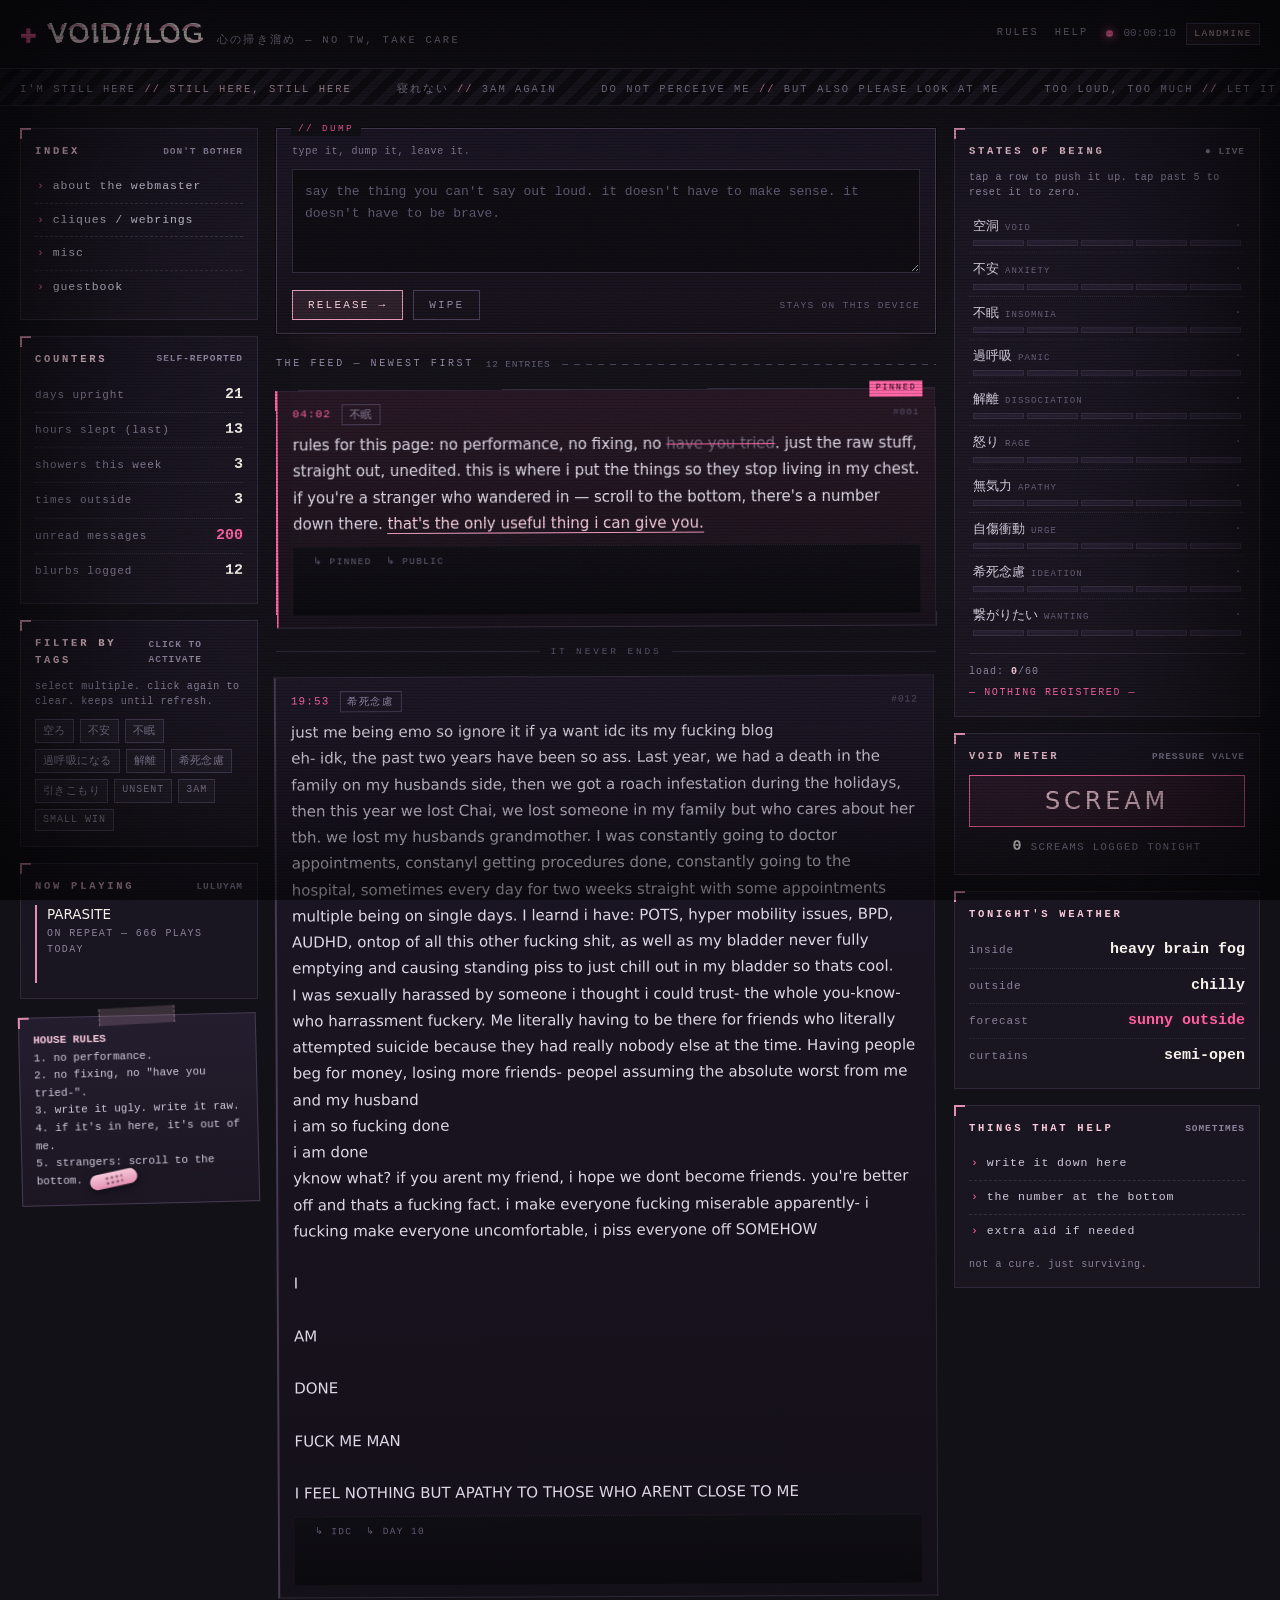
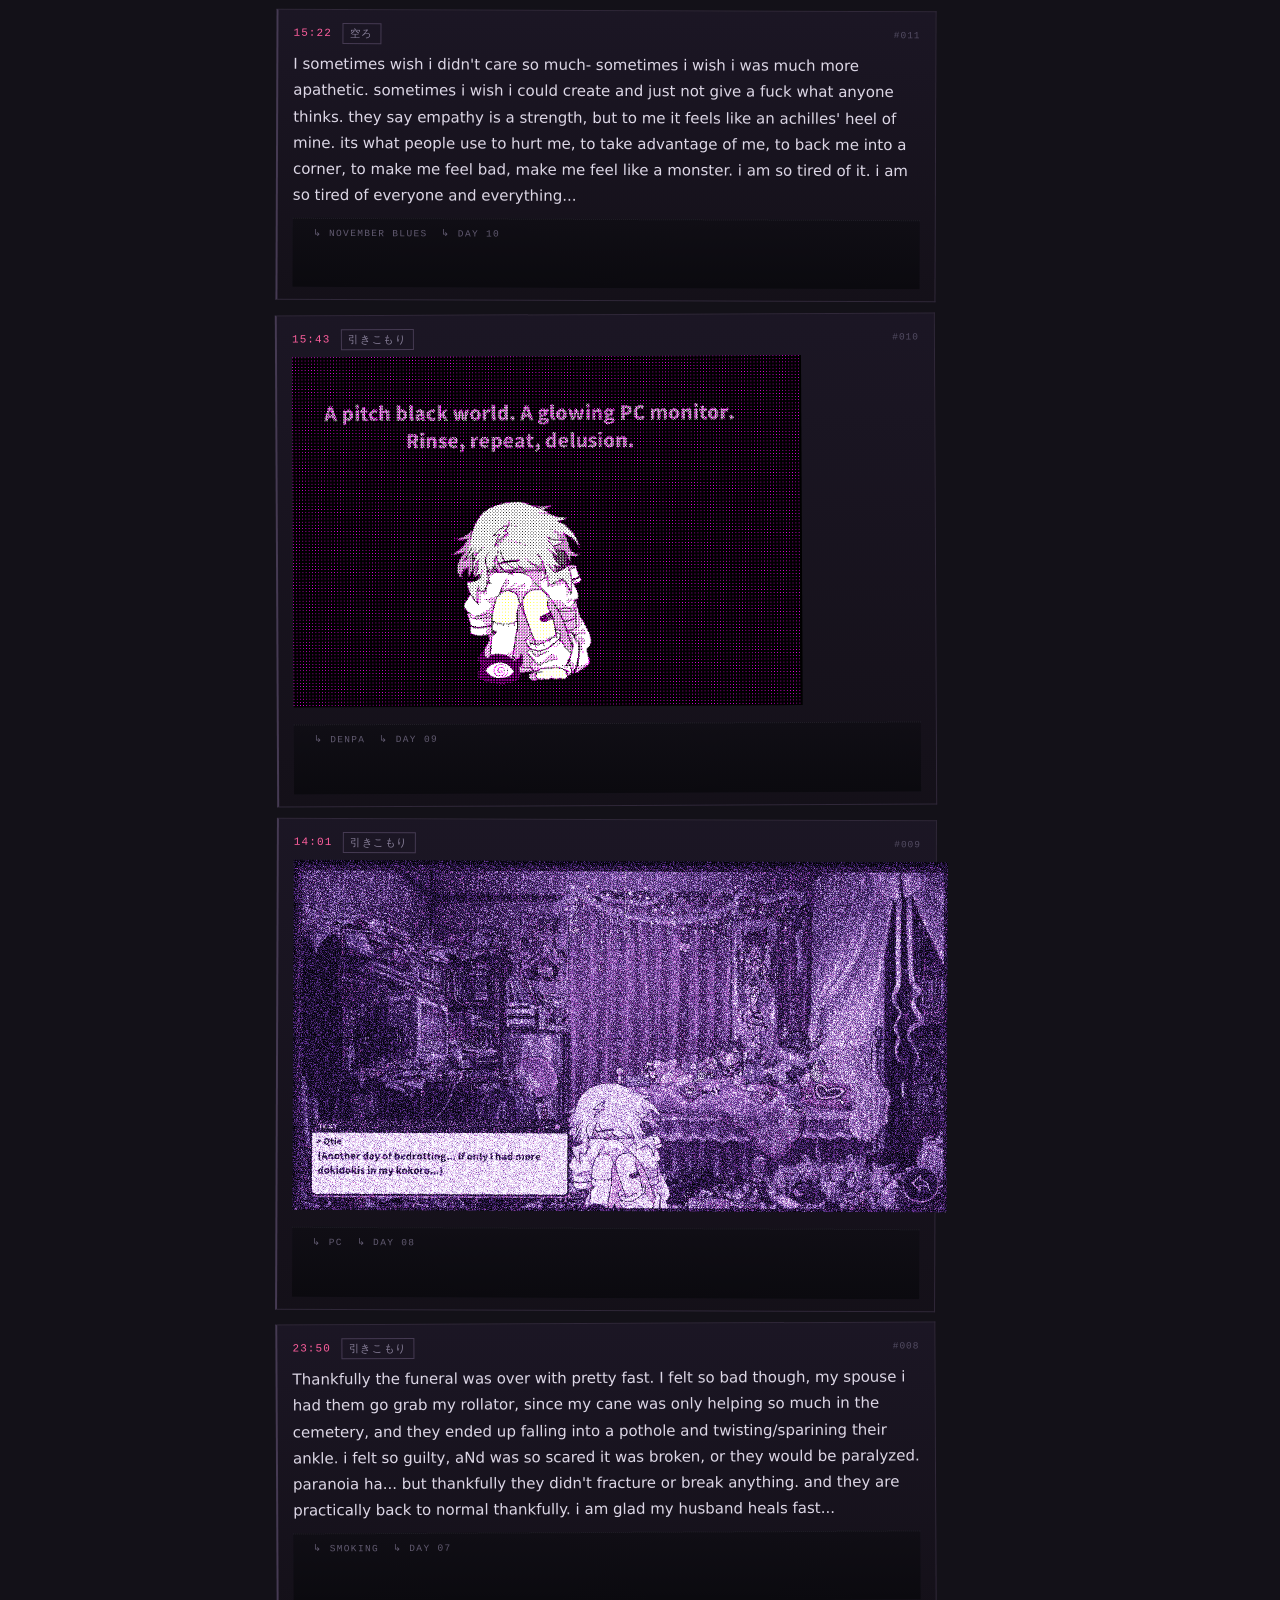
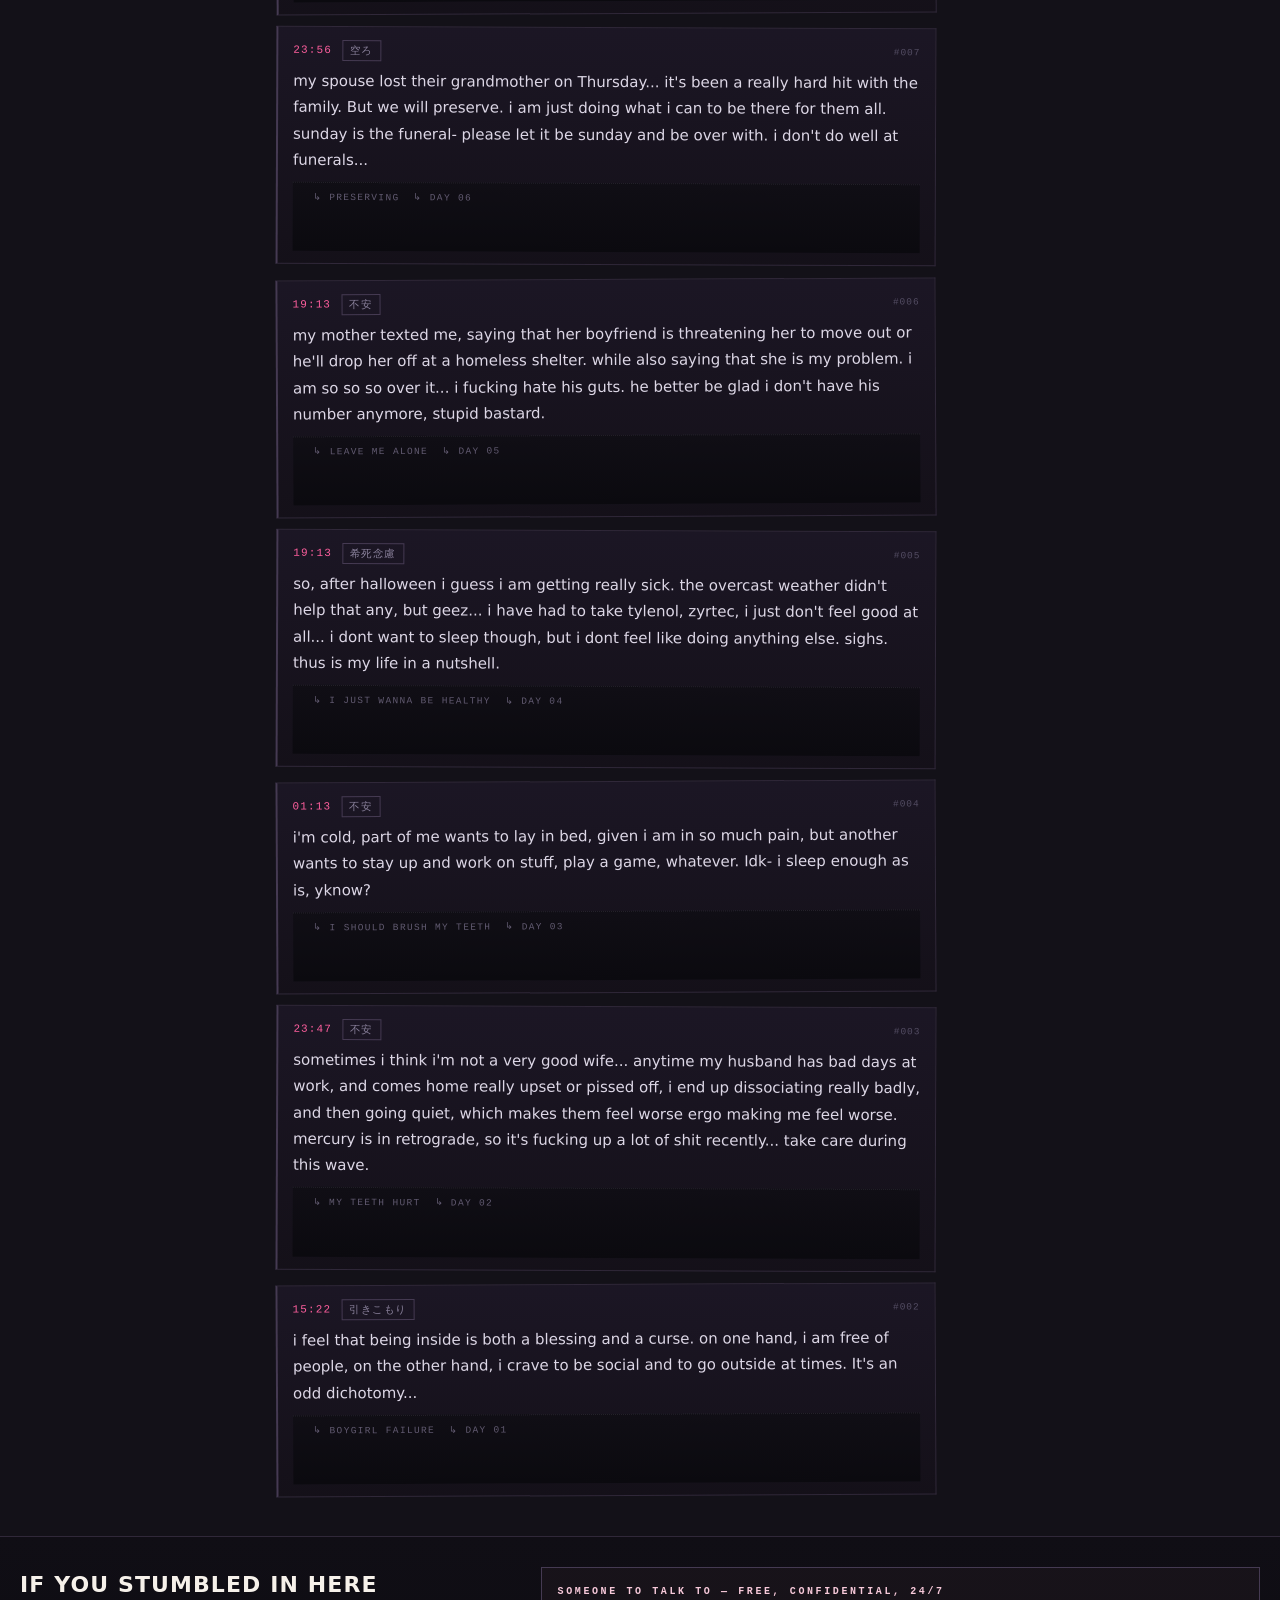
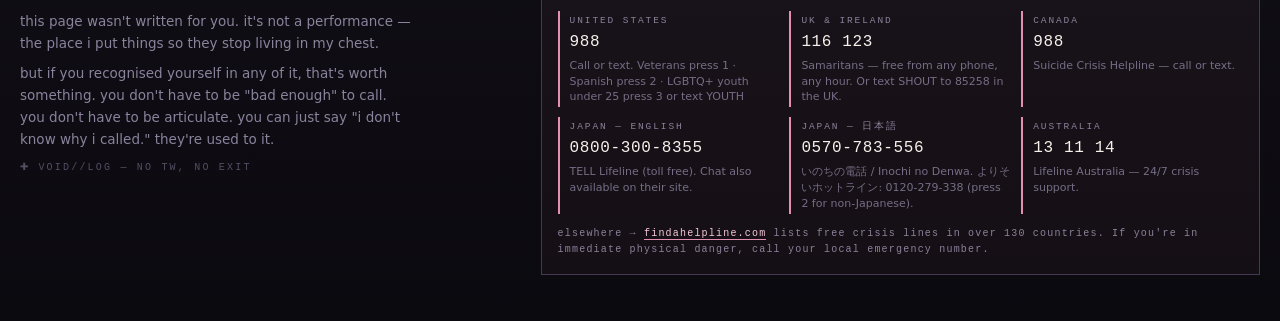
<file: index.html>
<!DOCTYPE html>
<html lang="en">
<head>
<meta charset="utf-8">
<meta name="viewport" content="width=device-width, initial-scale=1">
  <link rel="icon" type="image" href="/assets/6zd2tIX.gif">
    <link rel="stylesheet" href="styles.css">
<title>VOID//LOG — 心の掃き溜め</title>
</head>
<body>
<div class="fx grain" aria-hidden="true"></div>
<div class="fx scan" aria-hidden="true"></div>
<div class="fx vignette" aria-hidden="true"></div>

<!-- ══════════ TOP AREA ══════════ -->
<header class="topbar">
  <div class="brand">
    <span class="mark">✚</span>
    <span class="btitle glitch" data-text="VOID//LOG">VOID//LOG</span>
    <span class="sub">心の掃き溜め — no tw, take care</span>
  </div>
  <nav class="topnav">
    <a href="#rules">rules</a>
    <a href="#help">help</a>
  </nav>
  <div class="status">
    <span class="dot"></span>
    <span id="clock">--:--:--</span>
    <span class="badge">LANDMINE</span>
  </div>
</header>

<div class="marquee" aria-hidden="true">
  <div class="marquee-track">
    <span>i'm still here <b>//</b> <i>still here, still here</i></span>
    <span>寝れない <b>//</b> 3am again</span>
    <span>do not perceive me <b>//</b> but also please look at me</span>
    <span>too loud, too much <b>//</b> let it out, let it go</span>
    <span>landmine girlboy <b>//</b> watch your step</span>
    <span>screaming into the void since XXXX <b>//</b> it doesn't mind</span>
    <span>i'm still here <b>//</b> <i>still here, still here</i></span>
    <span>寝れない <b>//</b> 3am again</span>
    <span>do not perceive me <b>//</b> but also please look at me</span>
    <span>too loud, too much <b>//</b> let it out, let it go</span>
    <span>landmine girlboy <b>//</b> watch your step</span>
    <span>screaming into the void since XXXX <b>//</b> it doesn't mind</span>
  </div>
</div>

<!-- ══════════ SHELL ══════════ -->
<div class="shell">

  <!-- ───── LEFT ───── -->
  <aside class="col left">
    <section class="box">
      <h2>index <em>don't bother</em></h2>
      <ul class="nav">
        <li><a href="webmaster.html">about the webmaster</a></li>
        <li><a href="friends.html">cliques / webrings</a></li>
        <li><a href="misc.html">misc</a></li>
        <li><a href="guestbook.html">guestbook</a></li>
      </ul>
    </section>

    <section class="box">
      <h2>counters <em>self-reported</em></h2>
      <div class="stat"><span>days upright</span><b>21</b></div>
      <div class="stat"><span>hours slept (last)</span><b>13</b></div>
      <div class="stat"><span>showers this week</span><b>3</b></div>
      <div class="stat"><span>times outside</span><b>3</b></div>
      <div class="stat"><span>unread messages</span><b class="hot">200</b></div>
      <div class="stat"><span>blurbs logged</span><b id="logcount">12</b></div>
    </section>

    <section class="box">
      <h2>filter by tags <em>click to activate</em></h2>
      <p class="tiny">select multiple. click again to clear. keeps until refresh.</p>
      <div class="tags" id="tagfilters">
        <!--- TAGS: Hollow, Anxiety, Insomnia, Hyperventilate, Dissociation, Suicidal, Hikikomori -->
        <span class="tagchip jp" data-tag="空ろ">空ろ</span>
        <span class="tagchip jp" data-tag="不安">不安</span>
        <span class="tagchip jp" data-tag="不眠">不眠</span>
        <span class="tagchip jp" data-tag="過呼吸になる">過呼吸になる</span>
        <span class="tagchip jp" data-tag="解離">解離</span>
        <span class="tagchip jp" data-tag="希死念慮">希死念慮</span>
        <span class="tagchip jp" data-tag="引きこもり">引きこもり</span>
        <span class="tagchip" data-tag="UNSENT">UNSENT</span>
        <span class="tagchip" data-tag="3AM">3AM</span>
        <span class="tagchip" data-tag="SMALL WIN">SMALL WIN</span>
      </div>
      <div id="filterbanner" class="filter-banner" style="display:none"></div>
    </section>

    <section class="box">
      <h2>now playing <em>Luluyam</em></h2>
      <div class="np">
        <div class="tr">PARASITE</div>
        <div class="ar">on repeat — 666 plays today</div>
        <div class="bars" aria-hidden="true"><i></i><i></i><i></i><i></i><i></i><i></i><i></i><i></i></div>
      </div>
    </section>

    <section class="box sticky-note" id="rules">
      <span class="tape" aria-hidden="true"></span>
      <strong>HOUSE RULES</strong><br>
      1. no performance.<br>
      2. no fixing, no "have you tried-".<br>
      3. write it ugly. write it raw.<br>
      4. if it's in here, it's out of me.<br>
      5. strangers: scroll to the bottom. <span class="bandage" aria-hidden="true"></span>
    </section>
  </aside>

  <!-- ───── CENTRE ───── -->
  <main class="col mid">

    <section class="composer">
      <label for="dump" class="tiny" style="display:block">type it, dump it, leave it.</label>
      <textarea id="dump" placeholder="say the thing you can't say out loud. it doesn't have to make sense. it doesn't have to be brave."></textarea>
      <div class="crow">
        <button class="btn" id="release">release →</button>
        <button class="btn ghost" id="wipe">wipe</button>
        <span class="hint">stays on this device</span>
      </div>
    </section>

    <div class="feed-head" id="feed">
      the feed — newest first<span class="feed-count" id="feedcount"></span>
    </div>

    <section class="feed" id="feedlist">

      <article class="blurb pinned" data-tags="不眠">
        <header>
          <time>04:02</time>
          <span class="tg">不眠</span>
          <span class="idx">#001</span>
        </header>
        <p>rules for this page: no performance, no fixing, no <s>have you tried</s>. just the raw stuff, straight out, unedited. this is where i put the things so they stop living in my chest. if you're a stranger who wandered in — scroll to the bottom, there's a number down there. <mark>that's the only useful thing i can give you.</mark></p>
        <footer class="bfoot"><span>↳ pinned</span><span>↳ public</span></footer>
      </article>

      <div class="divider">it never ends</div>

      <article class="blurb" data-tags="希死念慮">
  <header>
    <time>19:53</time>
    <span class="tg">希死念慮</span>
    <span class="idx">#012</span>
  </header>
  <p>just me being emo so ignore it if ya want idc its my fucking blog
    <br>
eh- idk, the past two years have been so ass. Last year, we had a death in the family on my husbands side, then we got a roach infestation during the holidays, then this year we lost Chai, we lost someone in my family but who cares about her tbh. we lost my husbands grandmother. I was constantly going to doctor appointments, constanyl getting procedures done, constantly going to the hospital, sometimes every day for two weeks straight with some appointments multiple being on single days. I learnd i have: POTS, hyper mobility issues, BPD, AUDHD, ontop of all this other fucking shit, as well as my bladder never fully emptying and causing standing piss to just chill out in my bladder so thats cool.
<br>
    I was sexually harassed by someone i thought i could trust- the whole you-know-who harrassment fuckery. Me literally having to be there for friends who literally attempted suicide because they had really nobody else at the time. Having people beg for money, losing more friends- peopel assuming the absolute worst from me and my husband
<br>
i am so fucking done
<br>
i am done
<br>
yknow what? if you arent my friend, i hope we dont become friends. you're better off and thats a fucking fact. i make everyone fucking miserable apparently- i fucking make everyone uncomfortable, i piss everyone off SOMEHOW
<br><br>
I
<br><br>
AM
<br><br>
DONE
<br><br>
FUCK ME MAN
<br><br>
I FEEL NOTHING BUT APATHY TO THOSE WHO ARENT CLOSE TO ME</p>
  <footer class="bfoot"><span>↳ idc</span><span>↳ day 10</span></footer>
</article>

      <article class="blurb" data-tags="空ろ">
  <header>
    <time>15:22</time>
    <span class="tg">空ろ</span>
    <span class="idx">#011</span>
  </header>
  <p>I sometimes wish i didn't care so much- sometimes i wish i was much more apathetic. sometimes i wish i could create and just not give a fuck what anyone thinks. they say empathy is a strength, but to me it feels like an achilles' heel of mine. its what people use to hurt me, to take advantage of me, to back me into a corner, to make me feel bad, make me feel like a monster. i am so tired of it. i am so tired of everyone and everything...</p>
  <footer class="bfoot"><span>↳ November Blues</span><span>↳ day 10</span></footer>
</article>

      <article class="blurb" data-tags="引きこもり">
  <header>
    <time>15:43</time>
    <span class="tg">引きこもり</span>
    <span class="idx">#010</span>
  </header>
  <p><img src="/assets/denpa2.png" height="350"></p>
  <footer class="bfoot"><span>↳ Denpa</span><span>↳ day 09</span></footer>
</article>

      <article class="blurb" data-tags="引きこもり">
  <header>
    <time>14:01</time>
    <span class="tg">引きこもり</span>
    <span class="idx">#009</span>
  </header>
  <p><img src="/assets/denpa.png" height="350"></p>
  <footer class="bfoot"><span>↳ PC</span><span>↳ day 08</span></footer>
</article>

      <article class="blurb" data-tags="引きこもり">
  <header>
    <time>23:50</time>
    <span class="tg">引きこもり</span>
    <span class="idx">#008</span>
  </header>
  <p>Thankfully the funeral was over with pretty fast. I felt so bad though, my spouse i had them go grab my rollator, since my cane was only helping so much in the cemetery, and they ended up falling into a pothole and twisting/sparining their ankle. i felt so guilty, aNd was so scared it was broken, or they would be paralyzed. paranoia ha... but thankfully they didn't fracture or break anything. and they are practically back to normal thankfully. i am glad my husband heals fast...</p>
  <footer class="bfoot"><span>↳ smoking</span><span>↳ day 07</span></footer>
</article>

      <article class="blurb" data-tags="空ろ">
  <header>
    <time>23:56</time>
    <span class="tg">空ろ</span>
    <span class="idx">#007</span>
  </header>
  <p>my spouse lost their grandmother on Thursday... it's been a really hard hit with the family. But we will preserve. i am just doing what i can to be there for them all. sunday is the funeral- please let it be sunday and be over with. i don't do well at funerals...</p>
  <footer class="bfoot"><span>↳ preserving</span><span>↳ day 06</span></footer>
</article>

      <article class="blurb" data-tags="不安">
  <header>
    <time>19:13</time>
    <span class="tg">不安</span>
    <span class="idx">#006</span>
  </header>
  <p>my mother texted me, saying that her boyfriend is threatening her to move out or he'll drop her off at a homeless shelter. while also saying that she is my problem. i am so so so over it... i fucking hate his guts. he better be glad i don't have his number anymore, stupid bastard.</p>
  <footer class="bfoot"><span>↳ leave me alone</span><span>↳ day 05</span></footer>
</article>

      <article class="blurb" data-tags="希死念慮">
  <header>
    <time>19:13</time>
    <span class="tg">希死念慮</span>
    <span class="idx">#005</span>
  </header>
  <p>so, after halloween i guess i am getting really sick. the overcast weather didn't help that any, but geez... i have had to take tylenol, zyrtec, i just don't feel good at all... i dont want to sleep though, but i dont feel like doing anything else. sighs. thus is my life in a nutshell. </p>
  <footer class="bfoot"><span>↳ i just wanna be healthy</span><span>↳ day 04</span></footer>
</article>

       <article class="blurb" data-tags="不安">
  <header>
    <time>01:13</time>
    <span class="tg">不安</span>
    <span class="idx">#004</span>
  </header>
  <p>i'm cold, part of me wants to lay in bed, given i am in so much pain, but another wants to stay up and work on stuff, play a game, whatever. Idk- i sleep enough as is, yknow? </p>
  <footer class="bfoot"><span>↳ i should brush my teeth</span><span>↳ day 03</span></footer>
</article>

      <article class="blurb" data-tags="不安">
  <header>
    <time>23:47</time>
    <span class="tg">不安</span>
    <span class="idx">#003</span>
  </header>
  <p>sometimes i think i'm not a very good wife... anytime my husband has bad days at work, and comes home really upset or pissed off, i end up dissociating really badly, and then going quiet, which makes them feel worse ergo making me feel worse. mercury is in retrograde, so it's fucking up a lot of shit recently... take care during this wave. </p>
  <footer class="bfoot"><span>↳ my teeth hurt</span><span>↳ day 02</span></footer>
</article>

      <!-- ADD NEW ENTRIES ABOVE THIS LINE -->

      <article class="blurb" data-tags="引きこもり">
        <header>
          <time>15:22</time>
          <span class="tg">引きこもり</span>
          <span class="idx">#002</span>
        </header>
        <p>i feel that being inside is both a blessing and a curse. on one hand, i am free of people, on the other hand, i crave to be social and to go outside at times. It's an odd dichotomy...</p>
        <footer class="bfoot"><span>↳ boygirl failure</span><span>↳ day 01</span></footer>
      </article>

    </section>
  </main>

  <!-- ───── RIGHT ───── -->
  <aside class="col right">

    <section class="box" id="states">
      <h2>states of being <em>● live</em></h2>
      <p class="tiny">tap a row to push it up. tap past 5 to reset it to zero.</p>
      <div id="moods"></div>
      <div class="moodfoot">
        load: <b id="loadnum">0</b>/60
        <span class="dom" id="domstate">— nothing registered —</span>
      </div>
    </section>

    <section class="box">
      <h2>void meter <em>pressure valve</em></h2>
      <button class="screambtn" id="scream">scream</button>
      <div class="counter"><b id="scount">0</b> screams logged tonight</div>
    </section>

    <section class="box">
      <h2>tonight's weather</h2>
      <div class="stat"><span>inside</span><b>heavy brain fog</b></div>
      <div class="stat"><span>outside</span><b>chilly</b></div>
      <div class="stat"><span>forecast</span><b class="hot">sunny outside</b></div>
      <div class="stat"><span>curtains</span><b>semi-open</b></div>
    </section>

    <section class="box">
      <h2>things that help <em>sometimes</em></h2>
      <ul class="nav">
        <li><a href="#dump">write it down here</a></li>
        <li><a href="#help">the number at the bottom</a></li>
        <li><a href="aid.html">extra aid if needed</a></li>
      </ul>
      <p class="tiny" style="margin:10px 0 0">not a cure. just surviving.</p>
    </section>
  </aside>
</div>

<!-- ══════════ FOOTER ══════════ -->
<footer id="help">
  <div class="fwrap">
    <div class="fnote">
      <h3>if you stumbled in here</h3>
      <p>this page wasn't written for you. it's not a performance — the place i put things so they stop living in my chest.</p>
      <p>but if you recognised yourself in any of it, that's worth something. you don't have to be "bad enough" to call. you don't have to be articulate. you can just say "i don't know why i called." they're used to it.</p>
      <p class="sig">✚ void//log — no tw, no exit</p>
    </div>

    <div class="help">
      <h4>someone to talk to — free, confidential, 24/7</h4>
      <div class="helpgrid">
        <div class="hcard">
          <div class="r">United States</div>
          <div class="n">988</div>
          <div class="d">Call or text. Veterans press 1 · Spanish press 2 · LGBTQ+ youth under 25 press 3 or text YOUTH</div>
        </div>
        <div class="hcard">
          <div class="r">UK &amp; Ireland</div>
          <div class="n">116 123</div>
          <div class="d">Samaritans — free from any phone, any hour. Or text SHOUT to 85258 in the UK.</div>
        </div>
        <div class="hcard">
          <div class="r">Canada</div>
          <div class="n">988</div>
          <div class="d">Suicide Crisis Helpline — call or text.</div>
        </div>
        <div class="hcard">
          <div class="r">Japan — English</div>
          <div class="n">0800-300-8355</div>
          <div class="d">TELL Lifeline (toll free). Chat also available on their site.</div>
        </div>
        <div class="hcard">
          <div class="r">Japan — 日本語</div>
          <div class="n">0570-783-556</div>
          <div class="d">いのちの電話 / Inochi no Denwa. よりそいホットライン: 0120-279-338 (press 2 for non-Japanese).</div>
        </div>
        <div class="hcard">
          <div class="r">Australia</div>
          <div class="n">13 11 14</div>
          <div class="d">Lifeline Australia — 24/7 crisis support.</div>
        </div>
      </div>
      <div class="more">
        elsewhere → <a href="https://findahelpline.com" target="_blank" rel="noopener noreferrer">findahelpline.com</a> lists free crisis lines in over 130 countries. If you're in immediate physical danger, call your local emergency number.
      </div>
    </div>
  </div>
</footer>

<script>
(function(){
  "use strict";

  /* ========== CLOCK ========== */
  var clock = document.getElementById('clock');
  function tick(){
    var d = new Date();
    var p = function(n){ return String(n).padStart(2,'0'); };
    clock.textContent = p(d.getHours())+':'+p(d.getMinutes())+':'+p(d.getSeconds());
  }
  tick(); setInterval(tick,1000);

  /* ========== TAG FILTERING ========== */
  var activeFilters = new Set();
  var tagChips = document.querySelectorAll('#tagfilters .tagchip');
  var blurbs = document.querySelectorAll('.blurb');
  var divider = document.querySelector('.divider');
  var banner = document.getElementById('filterbanner');
  var feedCountEl = document.getElementById('feedcount');

  // Restore saved filters (silently fails if localStorage blocked)
  try{
    var savedFilters = localStorage.getItem('voidlog.filters');
    if(savedFilters){
      var arr = JSON.parse(savedFilters);
      if(Array.isArray(arr)){
        arr.forEach(function(tag){ activeFilters.add(tag); });
      }
    }
  }catch(e){}

  function paintTagChips(){
    tagChips.forEach(function(chip){
      var tag = chip.dataset.tag;
      if(activeFilters.has(tag)){
        chip.classList.add('active');
      }else{
        chip.classList.remove('active');
      }
    });
    updateFeed();
    saveFilters();
  }

  tagChips.forEach(function(chip){
    chip.addEventListener('click', function(){
      var tag = chip.dataset.tag;
      if(activeFilters.has(tag)){
        activeFilters.delete(tag);
      }else{
        activeFilters.add(tag);
      }
      paintTagChips();
    });
  });

  function updateFeed(){
    var filterArray = Array.from(activeFilters);

    // Show/hide filter banner
    if(filterArray.length > 0){
      banner.style.display = 'flex';
      banner.innerHTML = 'filtered by: ' + filterArray.join(' + ') +
        '<span class="clear" id="clearfilters">clear all ×</span>';
      document.getElementById('clearfilters').addEventListener('click', function(){
        activeFilters.clear();
        paintTagChips();
      });
    }else{
      banner.style.display = 'none';
    }

    // Count visible entries
    var visibleCount = 0;

    // Filter blurbs (pinned always stays visible)
    blurbs.forEach(function(blurb){
      var blurbTags = (blurb.dataset.tags || '').split(' ').filter(Boolean);
      var isPinned = blurb.classList.contains('pinned');

      if(filterArray.length === 0){
        // No filters = show all
        blurb.classList.remove('hidden');
        visibleCount++;
      }else{
        // Check if blurb matches any active filter
        var matches = filterArray.some(function(tag){
          return blurbTags.includes(tag);
        });

        if(matches || isPinned){
          blurb.classList.remove('hidden');
          visibleCount++;
        }else{
          blurb.classList.add('hidden');
        }
      }
    });

    // Dim the divider if no visible blurbs near it
    if(divider){
      var prev = divider.previousElementSibling;
      var next = divider.nextElementSibling;
      var dividerVisible = true;
      if(prev && prev.classList.contains('blurb')){
        dividerVisible = !prev.classList.contains('hidden');
      }
      if(next && next.classList.contains('blurb')){
        dividerVisible = dividerVisible && !next.classList.contains('hidden');
      }
      divider.style.opacity = dividerVisible ? '1' : '0';
    }

    feedCountEl.textContent = visibleCount + ' entr' + (visibleCount === 1 ? 'y' : 'ies');
  }

  function saveFilters(){
    try{
      localStorage.setItem('voidlog.filters', JSON.stringify(Array.from(activeFilters)));
    }catch(e){}
  }

  paintTagChips();

  /* ========== MOOD PANEL ========== */
  // Note to self: these labels must match the tag chips exactly for auto-tagging to work
  var MOODS = [
    {jp:'空洞',  en:'void'},
    {jp:'不安',  en:'anxiety'},
    {jp:'不眠',  en:'insomnia'},
    {jp:'過呼吸', en:'panic'},
    {jp:'解離',  en:'dissociation'},
    {jp:'怒り',  en:'rage'},
    {jp:'無気力', en:'apathy'},
    {jp:'自傷衝動', en:'urge'},
    {jp:'希死念慮', en:'ideation'},
    {jp:'繋がりたい', en:'wanting'}
  ];
  var levels = MOODS.map(function(){ return 0; });

  // Restore mood levels
  try{
    var saved = localStorage.getItem('voidlog.moods');
    if(saved){
      var arr = JSON.parse(saved);
      if(Array.isArray(arr) && arr.length === levels.length) levels = arr;
    }
  }catch(e){}

  var host = document.getElementById('moods');
  var rows = [];

  MOODS.forEach(function(m,i){
    var row = document.createElement('div');
    row.className = 'moodrow';
    row.setAttribute('role','button');
    row.setAttribute('tabindex','0');

    var lb = document.createElement('div');
    lb.className = 'lb';
    lb.innerHTML = m.jp + ' <small>' + m.en + '</small>';

    var lv = document.createElement('div');
    lv.className = 'lv';

    var segs = document.createElement('div');
    segs.className = 'segs';
    for(var s=0;s<5;s++){ segs.appendChild(document.createElement('i')); }

    row.appendChild(lb); row.appendChild(lv); row.appendChild(segs);
    host.appendChild(row);
    rows.push({row:row, lv:lv, segs:segs});

    function bump(){
      levels[i] = (levels[i] >= 5) ? 0 : levels[i] + 1;
      paintMoods();
    }
    row.addEventListener('click', bump);
    row.addEventListener('keydown', function(ev){
      if(ev.key === 'Enter' || ev.key === ' '){ ev.preventDefault(); bump(); }
    });
  });

  function paintMoods(){
    var total = 0, top = 0;
    rows.forEach(function(r,i){
      var v = levels[i];
      total += v;
      r.lv.textContent = v ? v + '/5' : '·';
      var cells = r.segs.children;
      for(var c=0;c<cells.length;c++){
        cells[c].className = (c < v) ? 'on' : '';
      }
      if(v > levels[top]) top = i;
    });
    document.getElementById('loadnum').textContent = total;
    var dom = document.getElementById('domstate');
    if(total === 0){
      dom.textContent = '— nothing registered —';
    }else{
      dom.textContent = MOODS[top].jp + ' / ' + MOODS[top].en + ' leads tonight';
    }
    document.documentElement.style.setProperty('--glow','rgba(255,95,158,'+(0.16 + Math.min(total,60)/60*0.34).toFixed(2)+')');
    try{ localStorage.setItem('voidlog.moods', JSON.stringify(levels)); }catch(e){}
  }
  paintMoods();

  /* ========== COMPOSER / RELEASE ========== */
  var dump = document.getElementById('dump');
  var list = document.getElementById('feedlist');
  var logcount = document.getElementById('logcount');
  var seq = 2; // start from current #002

  function nowStamp(){
    var d = new Date();
    return String(d.getHours()).padStart(2,'0') + ':' + String(d.getMinutes()).padStart(2,'0');
  }

  function dominantTag(){
    var top = -1, idx = -1;
    levels.forEach(function(v,i){ if(v > top){ top = v; idx = i; } });
    return (top > 0) ? MOODS[idx].jp : '';
  }

  function release(){
    var text = dump.value.trim();
    if(!text) return;
    seq++;
    var art = document.createElement('article');
    art.className = 'blurb fresh';

    var tags = dominantTag();
    art.dataset.tags = tags;

    var head = document.createElement('header');
    var t = document.createElement('time');
    t.textContent = nowStamp();
    var tg = document.createElement('span');
    tg.className = 'tg';
    tg.textContent = tags || '未分類';
    var ix = document.createElement('span');
    ix.className = 'idx';
    ix.textContent = '#' + String(seq).padStart(3,'0');
    head.appendChild(t); head.appendChild(tg); head.appendChild(ix);

    var p = document.createElement('p');
    p.textContent = text;

    var foot = document.createElement('footer');
    foot.className = 'bfoot';
    var a = document.createElement('span'); a.textContent = '↳ just released';
    var b = document.createElement('span'); b.textContent = '↳ ' + text.length + ' chars out of my head';
    foot.appendChild(a); foot.appendChild(b);

    art.appendChild(head); art.appendChild(p); art.appendChild(foot);
    list.insertBefore(art, list.firstChild);

    dump.value = '';
    logcount.textContent = String(seq).padStart(2,'0');
    updateFeed(); // refresh counts after adding
  }

  document.getElementById('release').addEventListener('click', release);
  document.getElementById('wipe').addEventListener('click', function(){ dump.value = ''; dump.focus(); });
  dump.addEventListener('keydown', function(ev){
    if((ev.ctrlKey || ev.metaKey) && ev.key === 'Enter') release();
  });

  /* ========== SCREAM BUTTON ========== */
  var scount = document.getElementById('scount');
  var n = 0;
  var WORDS = ['ENOUGH','死ね！死ね！死ね！','!!!!!!','黙れ','NOISEY','AAAAAAAA!!'];
  document.getElementById('scream').addEventListener('click', function(ev){
    n++;
    scount.textContent = n;
    document.body.classList.add('shake');
    setTimeout(function(){ document.body.classList.remove('shake'); }, 430);

    var f = document.createElement('span');
    f.className = 'floaty';
    f.textContent = WORDS[Math.floor(Math.random()*WORDS.length)];
    f.style.left = (ev.clientX - 30) + 'px';
    f.style.top  = (ev.clientY - 20) + 'px';
    document.body.appendChild(f);
    setTimeout(function(){ f.remove(); }, 1550);
  });

})();
</script>
</body>
</html>
</file>
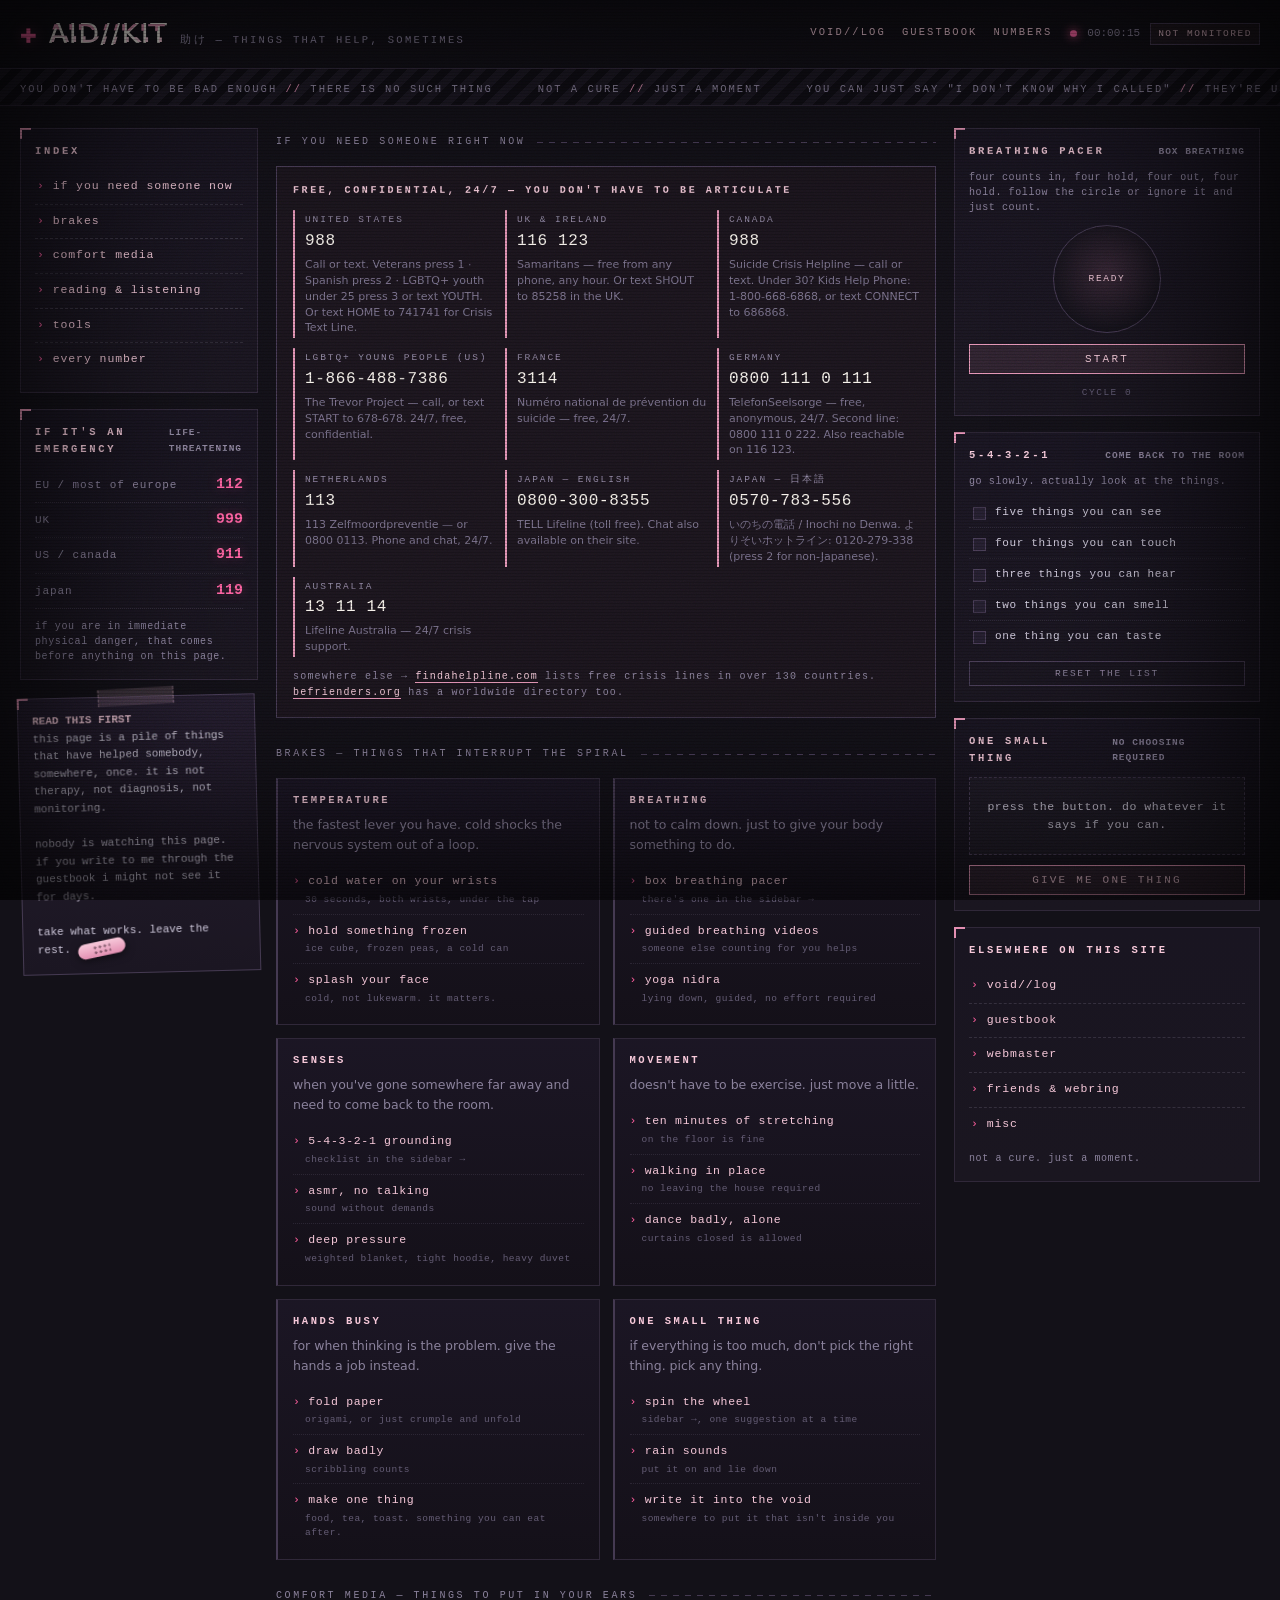
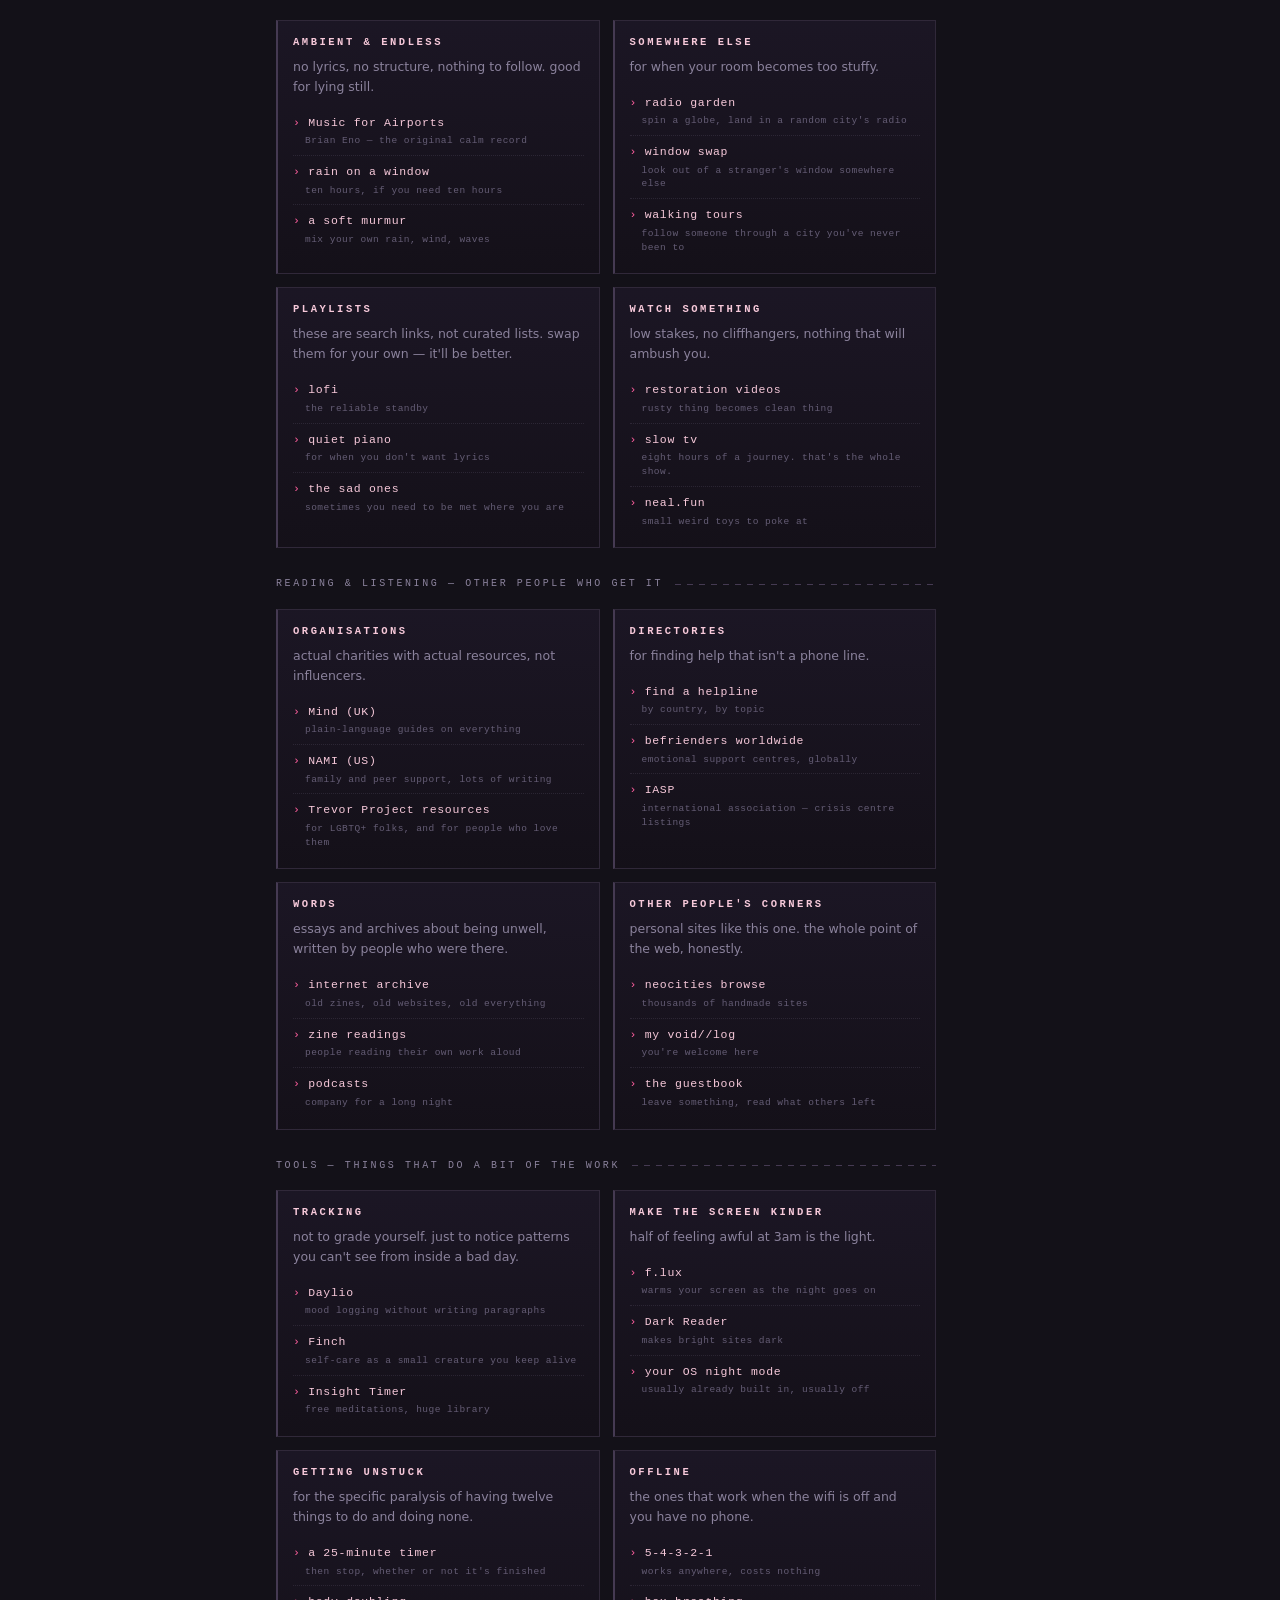
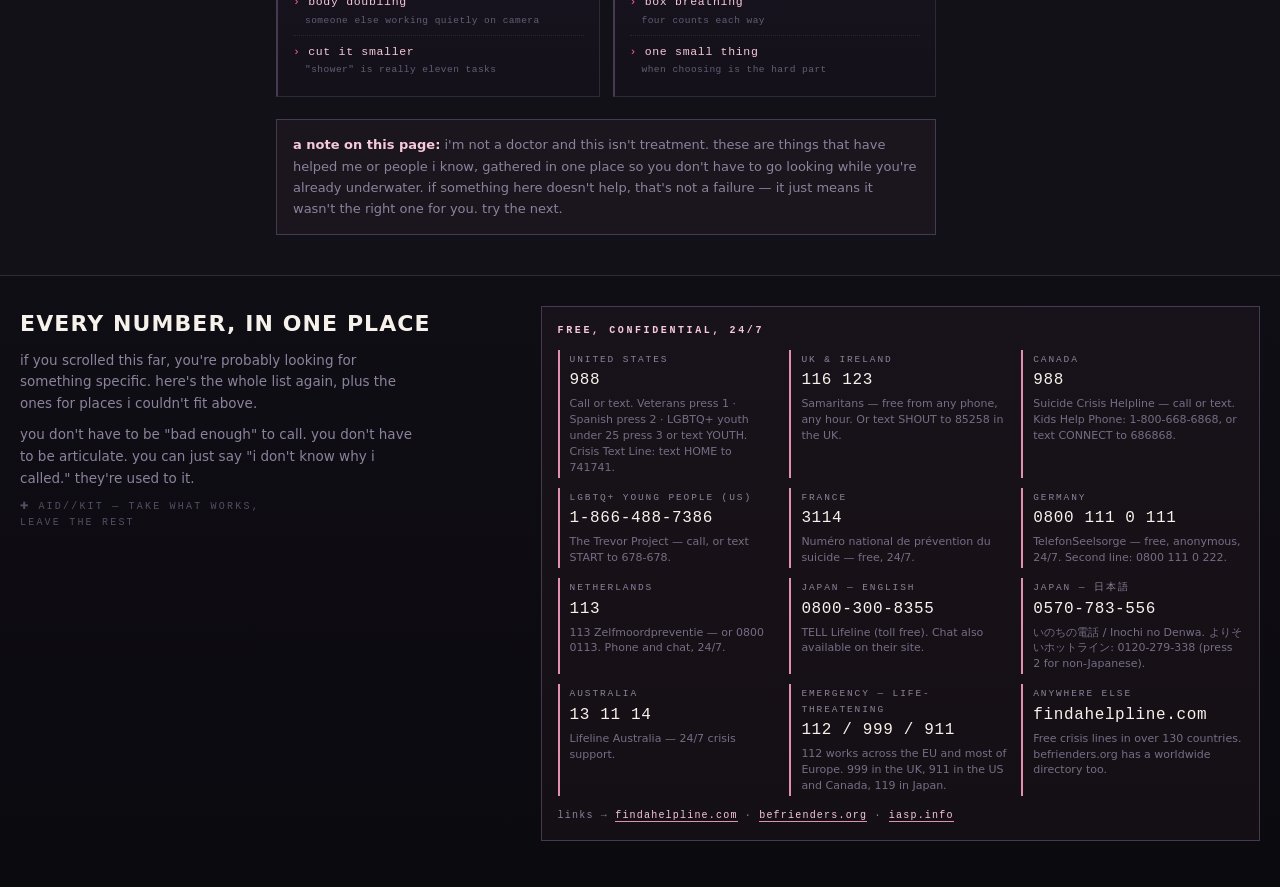
<file: aid.html>
<!DOCTYPE html>
<html lang="en">
<head>
<meta charset="utf-8">
<meta name="viewport" content="width=device-width, initial-scale=1">
<link rel="icon" type="image" href="/assets/BUcNTzP.gif">
<link rel="stylesheet" href="aid.css">
<title>AID//KIT — 助けを求める</title>
</head>
<body>
<div class="fx grain" aria-hidden="true"></div>
<div class="fx scan" aria-hidden="true"></div>
<div class="fx vignette" aria-hidden="true"></div>

<!-- ══════════ TOP AREA ══════════ -->
<header class="topbar">
  <div class="brand">
    <span class="mark">✚</span>
    <span class="btitle glitch" data-text="AID//KIT">AID//KIT</span>
    <span class="sub">助け — things that help, sometimes</span>
  </div>
  <nav class="topnav">
    <a href="index.html">void//log</a>
    <a href="guestbook.html">guestbook</a>
    <a href="#help">numbers</a>
  </nav>
  <div class="status">
    <span class="dot"></span>
    <span id="clock">--:--:--</span>
    <span class="badge">NOT MONITORED</span>
  </div>
</header>

<div class="marquee" aria-hidden="true">
  <div class="marquee-track">
    <span>you don't have to be bad enough <b>//</b> there is no such thing</span>
    <span>not a cure <b>//</b> just a moment</span>
    <span>you can just say "i don't know why i called" <b>//</b> they're used to it</span>
    <span>pick one thing <b>//</b> ignore the rest</span>
    <span>you don't have to be bad enough <b>//</b> there is no such thing</span>
    <span>not a cure <b>//</b> just a moment</span>
    <span>you can just say "i don't know why i called" <b>//</b> they're used to it</span>
    <span>pick one thing <b>//</b> ignore the rest</span>
  </div>
</div>

<!-- ══════════ SHELL ══════════ -->
<div class="shell">

  <!-- ───── LEFT ───── -->
  <aside class="col left">
    <section class="box">
      <h2>index</h2>
      <ul class="nav">
        <li><a href="#now">if you need someone now</a></li>
        <li><a href="#brakes">brakes</a></li>
        <li><a href="#media">comfort media</a></li>
        <li><a href="#reading">reading &amp; listening</a></li>
        <li><a href="#tools">tools</a></li>
        <li><a href="#help">every number</a></li>
      </ul>
    </section>

    <section class="box">
      <h2>if it's an emergency <em>life-threatening</em></h2>
      <div class="stat"><span>EU / most of europe</span><b class="hot">112</b></div>
      <div class="stat"><span>UK</span><b class="hot">999</b></div>
      <div class="stat"><span>US / canada</span><b class="hot">911</b></div>
      <div class="stat"><span>japan</span><b class="hot">119</b></div>
      <p class="tiny" style="margin:10px 0 0">if you are in immediate physical danger, that comes before anything on this page.</p>
    </section>

    <section class="box sticky-note">
      <span class="tape" aria-hidden="true"></span>
      <strong>READ THIS FIRST</strong><br>
      this page is a pile of things that have helped somebody, somewhere, once. it is not therapy, not diagnosis, not monitoring.<br><br>
      nobody is watching this page. if you write to me through the guestbook i might not see it for days.<br><br>
      take what works. leave the rest. <span class="bandage" aria-hidden="true"></span>
    </section>
  </aside>

  <!-- ───── CENTRE ───── -->
  <main class="col mid">

    <!-- ── CRISIS LINES ── -->
    <div class="feed-head" id="now">if you need someone right now</div>

    <section class="help" style="margin-bottom:6px">
      <h4>free, confidential, 24/7 — you don't have to be articulate</h4>
      <div class="helpgrid">
        <div class="hcard">
          <div class="r">United States</div>
          <div class="n">988</div>
          <div class="d">Call or text. Veterans press 1 · Spanish press 2 · LGBTQ+ youth under 25 press 3 or text YOUTH. Or text HOME to 741741 for Crisis Text Line.</div>
        </div>
        <div class="hcard">
          <div class="r">UK &amp; Ireland</div>
          <div class="n">116 123</div>
          <div class="d">Samaritans — free from any phone, any hour. Or text SHOUT to 85258 in the UK.</div>
        </div>
        <div class="hcard">
          <div class="r">Canada</div>
          <div class="n">988</div>
          <div class="d">Suicide Crisis Helpline — call or text. Under 30? Kids Help Phone: 1-800-668-6868, or text CONNECT to 686868.</div>
        </div>
        <div class="hcard">
          <div class="r">LGBTQ+ young people (US)</div>
          <div class="n">1-866-488-7386</div>
          <div class="d">The Trevor Project — call, or text START to 678-678. 24/7, free, confidential.</div>
        </div>
        <div class="hcard">
          <div class="r">France</div>
          <div class="n">3114</div>
          <div class="d">Numéro national de prévention du suicide — free, 24/7.</div>
        </div>
        <div class="hcard">
          <div class="r">Germany</div>
          <div class="n">0800 111 0 111</div>
          <div class="d">TelefonSeelsorge — free, anonymous, 24/7. Second line: 0800 111 0 222. Also reachable on 116 123.</div>
        </div>
        <div class="hcard">
          <div class="r">Netherlands</div>
          <div class="n">113</div>
          <div class="d">113 Zelfmoordpreventie — or 0800 0113. Phone and chat, 24/7.</div>
        </div>
        <div class="hcard">
          <div class="r">Japan — English</div>
          <div class="n">0800-300-8355</div>
          <div class="d">TELL Lifeline (toll free). Chat also available on their site.</div>
        </div>
        <div class="hcard">
          <div class="r">Japan — 日本語</div>
          <div class="n">0570-783-556</div>
          <div class="d">いのちの電話 / Inochi no Denwa. よりそいホットライン: 0120-279-338 (press 2 for non-Japanese).</div>
        </div>
        <div class="hcard">
          <div class="r">Australia</div>
          <div class="n">13 11 14</div>
          <div class="d">Lifeline Australia — 24/7 crisis support.</div>
        </div>
      </div>
      <div class="more">
        somewhere else → <a href="https://findahelpline.com" target="_blank" rel="noopener noreferrer">findahelpline.com</a> lists free crisis lines in over 130 countries. <a href="https://befrienders.org" target="_blank" rel="noopener noreferrer">befrienders.org</a> has a worldwide directory too.
      </div>
    </section>

    <!-- ── BRAKES ── -->
    <div class="feed-head" id="brakes">brakes — things that interrupt the spiral</div>

    <section class="aid-grid" style="margin-bottom:6px">

      <div class="aid-card">
        <h3>temperature</h3>
        <p>the fastest lever you have. cold shocks the nervous system out of a loop.</p>
        <ul>
          <li><a href="#" data-scroll="#">cold water on your wrists</a><small> 30 seconds, both wrists, under the tap</small></li>
          <li><a href="#" data-scroll="#">hold something frozen</a><small> ice cube, frozen peas, a cold can</small></li>
          <li><a href="#" data-scroll="#">splash your face</a><small> cold, not lukewarm. it matters.</small></li>
        </ul>
      </div>

      <div class="aid-card">
        <h3>breathing</h3>
        <p>not to calm down. just to give your body something to do.</p>
        <ul>
          <li><a href="#" data-scroll="#breathbox">box breathing pacer</a><small> there's one in the sidebar →</small></li>
          <li><a href="https://www.youtube.com/results?search_query=guided+breathing+exercise+5+minutes" target="_blank" rel="noopener noreferrer">guided breathing videos</a><small> someone else counting for you helps</small></li>
          <li><a href="https://www.youtube.com/results?search_query=yoga+nidra+for+sleep" target="_blank" rel="noopener noreferrer">yoga nidra</a><small> lying down, guided, no effort required</small></li>
        </ul>
      </div>

      <div class="aid-card">
        <h3>senses</h3>
        <p>when you've gone somewhere far away and need to come back to the room.</p>
        <ul>
          <li><a href="#" data-scroll="#">5-4-3-2-1 grounding</a><small> checklist in the sidebar →</small></li>
          <li><a href="https://www.youtube.com/results?search_query=asmr+no+talking" target="_blank" rel="noopener noreferrer">asmr, no talking</a><small> sound without demands</small></li>
          <li><a href="https://youtu.be/gsTHvLwqVuA?si=rqrIgyVGHfalqXhz" target="_blank" rel="noopener noreferrer">deep pressure</a><small> weighted blanket, tight hoodie, heavy duvet</small></li>
        </ul>
      </div>

      <div class="aid-card">
        <h3>movement</h3>
        <p>doesn't have to be exercise. just move a little.</p>
        <ul>
          <li><a href="https://www.youtube.com/results?search_query=gentle+stretching+for+beginners+10+minutes" target="_blank" rel="noopener noreferrer">ten minutes of stretching</a><small> on the floor is fine</small></li>
          <li><a href="https://www.youtube.com/results?search_query=walking+at+home+workout+low+impact" target="_blank" rel="noopener noreferrer">walking in place</a><small> no leaving the house required</small></li>
          <li><a href="https://www.youtube.com/results?search_query=dance+workout+no+talking" target="_blank" rel="noopener noreferrer">dance badly, alone</a><small> curtains closed is allowed</small></li>
        </ul>
      </div>

      <div class="aid-card">
        <h3>hands busy</h3>
        <p>for when thinking is the problem. give the hands a job instead.</p>
        <ul>
          <li><a href="https://www.youtube.com/results?search_query=origami+easy+beginner" target="_blank" rel="noopener noreferrer">fold paper</a><small> origami, or just crumple and unfold</small></li>
          <li><a href="https://www.youtube.com/results?search_query=how+to+draw+doodles+for+beginners" target="_blank" rel="noopener noreferrer">draw badly</a><small> scribbling counts</small></li>
          <li><a href="https://www.youtube.com/results?search_query=cooking+one+pot+recipe+easy" target="_blank" rel="noopener noreferrer">make one thing</a><small> food, tea, toast. something you can eat after.</small></li>
        </ul>
      </div>

      <div class="aid-card">
        <h3>one small thing</h3>
        <p>if everything is too much, don't pick the right thing. pick any thing.</p>
        <ul>
          <li><a href="#" data-random="#">spin the wheel</a><small> sidebar →, one suggestion at a time</small></li>
          <li><a href="https://www.youtube.com/results?search_query=rain+sounds+for+sleeping+10+hours" target="_blank" rel="noopener noreferrer">rain sounds</a><small> put it on and lie down</small></li>
          <li><a href="guestbook.html">write it into the void</a><small> somewhere to put it that isn't inside you</small></li>
        </ul>
      </div>

    </section>

    <!-- ── MEDIA ── -->
    <div class="feed-head" id="media">comfort media — things to put in your ears</div>

    <section class="aid-grid" style="margin-bottom:6px">

      <div class="aid-card">
        <h3>ambient &amp; endless</h3>
        <p>no lyrics, no structure, nothing to follow. good for lying still.</p>
        <ul>
          <li><a href="https://www.youtube.com/results?search_query=brian+eno+music+for+airports" target="_blank" rel="noopener noreferrer"> Music for Airports</a><small> Brian Eno — the original calm record</small></li>
          <li><a href="https://www.youtube.com/results?search_query=10+hours+of+rain+on+a+window" target="_blank" rel="noopener noreferrer"> rain on a window</a><small> ten hours, if you need ten hours</small></li>
          <li><a href="https://asoftmurmur.com/" target="_blank" rel="noopener noreferrer">a soft murmur</a><small> mix your own rain, wind, waves</small></li>
        </ul>
      </div>

      <div class="aid-card">
        <h3>somewhere else</h3>
        <p>for when your room becomes too stuffy.</p>
        <ul>
          <li><a href="https://radio.garden/" target="_blank" rel="noopener noreferrer">radio garden</a><small> spin a globe, land in a random city's radio</small></li>
          <li><a href="https://window-swap.com/" target="_blank" rel="noopener noreferrer">window swap</a><small> look out of a stranger's window somewhere else</small></li>
          <li><a href="https://www.youtube.com/results?search_query=walking+tour+tokyo+rain+4k" target="_blank" rel="noopener noreferrer">walking tours</a><small> follow someone through a city you've never been to</small></li>
        </ul>
      </div>

      <div class="aid-card">
        <h3>playlists</h3>
        <p>these are search links, not curated lists. swap them for your own — it'll be better.</p>
        <ul>
          <li><a href="https://open.spotify.com/search/lofi" target="_blank" rel="noopener noreferrer">lofi</a><small> the reliable standby</small></li>
          <li><a href="https://open.spotify.com/search/quiet%20piano" target="_blank" rel="noopener noreferrer">quiet piano</a><small> for when you don't want lyrics</small></li>
          <li><a href="https://open.spotify.com/search/sad%20songs" target="_blank" rel="noopener noreferrer">the sad ones</a><small> sometimes you need to be met where you are</small></li>
        </ul>
      </div>

      <div class="aid-card">
        <h3>watch something</h3>
        <p>low stakes, no cliffhangers, nothing that will ambush you.</p>
        <ul>
          <li><a href="https://www.youtube.com/results?search_query=restoration+videos+no+talking" target="_blank" rel="noopener noreferrer">restoration videos</a><small> rusty thing becomes clean thing</small></li>
          <li><a href="https://www.youtube.com/results?search_query=slow+tv+ambient+footage" target="_blank" rel="noopener noreferrer">slow tv</a><small> eight hours of a journey. that's the whole show.</small></li>
          <li><a href="https://neal.fun/" target="_blank" rel="noopener noreferrer">neal.fun</a><small> small weird toys to poke at</small></li>
        </ul>
      </div>

    </section>

    <!-- ── READING ── -->
    <div class="feed-head" id="reading">reading &amp; listening — other people who get it</div>

    <section class="aid-grid" style="margin-bottom:6px">

      <div class="aid-card">
        <h3>organisations</h3>
        <p>actual charities with actual resources, not influencers.</p>
        <ul>
          <li><a href="https://www.mind.org.uk/" target="_blank" rel="noopener noreferrer">Mind (UK)</a><small> plain-language guides on everything</small></li>
          <li><a href="https://www.nami.org/" target="_blank" rel="noopener noreferrer">NAMI (US)</a><small> family and peer support, lots of writing</small></li>
          <li><a href="https://www.thetrevorproject.org/resources/" target="_blank" rel="noopener noreferrer">Trevor Project resources</a><small> for LGBTQ+ folks, and for people who love them</small></li>
        </ul>
      </div>

      <div class="aid-card">
        <h3>directories</h3>
        <p>for finding help that isn't a phone line.</p>
        <ul>
          <li><a href="https://findahelpline.com" target="_blank" rel="noopener noreferrer"> find a helpline</a><small> by country, by topic</small></li>
          <li><a href="https://befrienders.org" target="_blank" rel="noopener noreferrer"> befrienders worldwide</a><small> emotional support centres, globally</small></li>
          <li><a href="https://www.iasp.info/" target="_blank" rel="noopener noreferrer">IASP</a><small> international association — crisis centre listings</small></li>
        </ul>
      </div>

      <div class="aid-card">
        <h3>words</h3>
        <p>essays and archives about being unwell, written by people who were there.</p>
        <ul>
          <li><a href="https://archive.org/" target="_blank" rel="noopener noreferrer">internet archive</a><small> old zines, old websites, old everything</small></li>
          <li><a href="https://www.youtube.com/results?search_query=mental+health+zine+reading" target="_blank" rel="noopener noreferrer">zine readings</a><small> people reading their own work aloud</small></li>
          <li><a href="https://www.youtube.com/results?search_query=podcast+about+living+with+depression" target="_blank" rel="noopener noreferrer">podcasts</a><small> company for a long night</small></li>
        </ul>
      </div>

      <div class="aid-card">
        <h3>other people's corners</h3>
        <p>personal sites like this one. the whole point of the web, honestly.</p>
        <ul>
          <li><a href="https://neocities.org/browse" target="_blank" rel="noopener noreferrer">neocities browse</a><small> thousands of handmade sites</small></li>
          <li><a href="index.html">my void//log</a><small> you're welcome here</small></li>
          <li><a href="guestbook.html">the guestbook</a><small> leave something, read what others left</small></li>
        </ul>
      </div>

    </section>

    <!-- ── TOOLS ── -->
    <div class="feed-head" id="tools">tools — things that do a bit of the work</div>

    <section class="aid-grid" style="margin-bottom:6px">

      <div class="aid-card">
        <h3>tracking</h3>
        <p>not to grade yourself. just to notice patterns you can't see from inside a bad day.</p>
        <ul>
          <li><a href="https://daylio.net/" target="_blank" rel="noopener noreferrer">Daylio</a><small> mood logging without writing paragraphs</small></li>
          <li><a href="https://finchcare.com/" target="_blank" rel="noopener noreferrer">Finch</a><small> self-care as a small creature you keep alive</small></li>
          <li><a href="https://www.insighttimer.com/" target="_blank" rel="noopener noreferrer">Insight Timer</a><small> free meditations, huge library</small></li>
        </ul>
      </div>

      <div class="aid-card">
        <h3>make the screen kinder</h3>
        <p>half of feeling awful at 3am is the light.</p>
        <ul>
          <li><a href="https://justgetflux.com/" target="_blank" rel="noopener noreferrer">f.lux</a><small> warms your screen as the night goes on</small></li>
          <li><a href="https://darkreader.org/" target="_blank" rel="noopener noreferrer">Dark Reader</a><small> makes bright sites dark</small></li>
          <li><a href="https://www.youtube.com/results?search_query=night+mode+screen+settings" target="_blank" rel="noopener noreferrer">your OS night mode</a><small> usually already built in, usually off</small></li>
        </ul>
      </div>

      <div class="aid-card">
        <h3>getting unstuck</h3>
        <p>for the specific paralysis of having twelve things to do and doing none.</p>
        <ul>
          <li><a href="https://www.youtube.com/results?search_query=pomodoro+timer+25+minutes" target="_blank" rel="noopener noreferrer">a 25-minute timer</a><small> then stop, whether or not it's finished</small></li>
          <li><a href="https://www.youtube.com/results?search_query=body+doubling+study+with+me" target="_blank" rel="noopener noreferrer">body doubling</a><small> someone else working quietly on camera</small></li>
          <li><a href="https://www.youtube.com/results?search_query=how+to+break+a+task+into+smaller+steps" target="_blank" rel="noopener noreferrer">cut it smaller</a><small> "shower" is really eleven tasks</small></li>
        </ul>
      </div>

      <div class="aid-card">
        <h3>offline</h3>
        <p>the ones that work when the wifi is off and you have no phone.</p>
        <ul>
          <li><a href="#" data-scroll="#">5-4-3-2-1</a><small> works anywhere, costs nothing</small></li>
          <li><a href="#" data-scroll="#">box breathing</a><small> four counts each way</small></li>
          <li><a href="#" data-scroll="#">one small thing</a><small> when choosing is the hard part</small></li>
        </ul>
      </div>

    </section>

    <div class="aid-note">
      <strong>a note on this page:</strong> i'm not a doctor and this isn't treatment. these are things that have helped me or people i know, gathered in one place so you don't have to go looking while you're already underwater. if something here doesn't help, that's not a failure — it just means it wasn't the right one for you. try the next.
    </div>

  </main>

  <!-- ───── RIGHT ───── -->
  <aside class="col right">

    <section class="box" id="breathbox">
      <h2>breathing pacer <em>box breathing</em></h2>
      <p class="tiny">four counts in, four hold, four out, four hold. follow the circle or ignore it and just count.</p>
      <div class="breath">
        <div class="breath-ring" id="breathRing"><span class="breath-label" id="breathLabel">ready</span></div>
        <button class="btn" id="breathToggle" style="width:100%">start</button>
        <span class="breath-sub" id="breathCycle">cycle 0</span>
      </div>
    </section>

    <section class="box" id="groundbox">
      <h2>5-4-3-2-1 <em>come back to the room</em></h2>
      <p class="tiny">go slowly. actually look at the things.</p>
      <div class="check" id="checklist"></div>
      <button class="check-reset" id="checkReset">reset the list</button>
    </section>

    <section class="box" id="randombox">
      <h2>one small thing <em>no choosing required</em></h2>
      <div class="onesmall" id="oneSmall"><p> press the button. do whatever it says if you can.</p></div>
      <button class="btn" id="oneSmallBtn" style="width:100%;margin-top:10px">give me one thing</button>
    </section>

    <section class="box">
      <h2>elsewhere on this site</h2>
      <ul class="nav">
        <li><a href="index.html">void//log</a></li>
        <li><a href="guestbook.html">guestbook</a></li>
        <li><a href="webmaster.html">webmaster</a></li>
        <li><a href="friends.html">friends &amp; webring</a></li>
        <li><a href="misc.html">misc</a></li>
      </ul>
      <p class="tiny" style="margin:10px 0 0">not a cure. just a moment.</p>
    </section>

  </aside>
</div>

<!-- ══════════ FOOTER ══════════ -->
<footer id="help">
  <div class="fwrap">
    <div class="fnote">
      <h3>every number, in one place</h3>
      <p>if you scrolled this far, you're probably looking for something specific. here's the whole list again, plus the ones for places i couldn't fit above.</p>
      <p>you don't have to be "bad enough" to call. you don't have to be articulate. you can just say "i don't know why i called." they're used to it.</p>
      <p class="sig">✚ aid//kit — take what works, leave the rest</p>
    </div>

    <div class="help">
      <h4>free, confidential, 24/7</h4>
      <div class="helpgrid">
        <div class="hcard">
          <div class="r">United States</div>
          <div class="n">988</div>
          <div class="d">Call or text. Veterans press 1 · Spanish press 2 · LGBTQ+ youth under 25 press 3 or text YOUTH. Crisis Text Line: text HOME to 741741.</div>
        </div>
        <div class="hcard">
          <div class="r">UK &amp; Ireland</div>
          <div class="n">116 123</div>
          <div class="d">Samaritans — free from any phone, any hour. Or text SHOUT to 85258 in the UK.</div>
        </div>
        <div class="hcard">
          <div class="r">Canada</div>
          <div class="n">988</div>
          <div class="d">Suicide Crisis Helpline — call or text. Kids Help Phone: 1-800-668-6868, or text CONNECT to 686868.</div>
        </div>
        <div class="hcard">
          <div class="r">LGBTQ+ young people (US)</div>
          <div class="n">1-866-488-7386</div>
          <div class="d">The Trevor Project — call, or text START to 678-678.</div>
        </div>
        <div class="hcard">
          <div class="r">France</div>
          <div class="n">3114</div>
          <div class="d">Numéro national de prévention du suicide — free, 24/7.</div>
        </div>
        <div class="hcard">
          <div class="r">Germany</div>
          <div class="n">0800 111 0 111</div>
          <div class="d">TelefonSeelsorge — free, anonymous, 24/7. Second line: 0800 111 0 222.</div>
        </div>
        <div class="hcard">
          <div class="r">Netherlands</div>
          <div class="n">113</div>
          <div class="d">113 Zelfmoordpreventie — or 0800 0113. Phone and chat, 24/7.</div>
        </div>
        <div class="hcard">
          <div class="r">Japan — English</div>
          <div class="n">0800-300-8355</div>
          <div class="d">TELL Lifeline (toll free). Chat also available on their site.</div>
        </div>
        <div class="hcard">
          <div class="r">Japan — 日本語</div>
          <div class="n">0570-783-556</div>
          <div class="d">いのちの電話 / Inochi no Denwa. よりそいホットライン: 0120-279-338 (press 2 for non-Japanese).</div>
        </div>
        <div class="hcard">
          <div class="r">Australia</div>
          <div class="n">13 11 14</div>
          <div class="d">Lifeline Australia — 24/7 crisis support.</div>
        </div>
        <div class="hcard">
          <div class="r">Emergency — life-threatening</div>
          <div class="n">112 / 999 / 911</div>
          <div class="d">112 works across the EU and most of Europe. 999 in the UK, 911 in the US and Canada, 119 in Japan.</div>
        </div>
        <div class="hcard">
          <div class="r">Anywhere else</div>
          <div class="n">findahelpline.com</div>
          <div class="d">Free crisis lines in over 130 countries. befrienders.org has a worldwide directory too.</div>
        </div>
      </div>
      <div class="more">
        links → <a href="https://findahelpline.com" target="_blank" rel="noopener noreferrer">findahelpline.com</a> · <a href="https://befrienders.org" target="_blank" rel="noopener noreferrer">befrienders.org</a> · <a href="https://www.iasp.info/" target="_blank" rel="noopener noreferrer">iasp.info</a>
      </div>
    </div>
  </div>
</footer>

<script>
(function(){
  "use strict";

  /* ========== CLOCK ========== */
  var clock = document.getElementById('clock');
  function tick(){
    var d = new Date();
    var p = function(n){ return String(n).padStart(2,'0'); };
    clock.textContent = p(d.getHours())+':'+p(d.getMinutes())+':'+p(d.getSeconds());
  }
  tick(); setInterval(tick,1000);

  /* ========== BREATHING PACER ========== */
  var ring = document.getElementById('breathRing');
  var bLabel = document.getElementById('breathLabel');
  var bToggle = document.getElementById('breathToggle');
  var bCycle = document.getElementById('breathCycle');

  var PHASES = [
    {t:'breathe in', ms:4000, scale:1.32},
    {t:'hold',       ms:4000, scale:1.32},
    {t:'breathe out',ms:4000, scale:0.82},
    {t:'hold',       ms:4000, scale:0.82}
  ];

  var reduceMotion = window.matchMedia && window.matchMedia('(prefers-reduced-motion: reduce)').matches;
  var bIdx = 0, bTimer = null, bRunning = false, bCycles = 0;

  function breathStep(){
    var p = PHASES[bIdx % PHASES.length];
    bLabel.textContent = p.t;
    if(!reduceMotion){
      ring.style.transitionDuration = p.ms + 'ms';
      ring.style.transform = 'scale(' + p.scale + ')';
    }
    bIdx++;
    if(bIdx % PHASES.length === 0){
      bCycles++;
      bCycle.textContent = 'cycle ' + bCycles;
    }
    bTimer = setTimeout(breathStep, p.ms);
  }

  function breathStart(){
    bRunning = true;
    bIdx = 0; bCycles = 0;
    bToggle.textContent = 'stop';
    ring.classList.add('running');
    bCycle.textContent = 'cycle 0';
    breathStep();
  }

  function breathStop(){
    bRunning = false;
    clearTimeout(bTimer);
    bToggle.textContent = 'start';
    ring.classList.remove('running');
    bLabel.textContent = 'ready';
    ring.style.transitionDuration = '600ms';
    ring.style.transform = 'scale(1)';
  }

  bToggle.addEventListener('click', function(){
    if(bRunning){ breathStop(); } else { breathStart(); }
  });

  /* ========== GROUNDING CHECKLIST ========== */
  var ITEMS = [
    'five things you can see',
    'four things you can touch',
    'three things you can hear',
    'two things you can smell',
    'one thing you can taste'
  ];
  var checkHost = document.getElementById('checklist');
  var checkState = ITEMS.map(function(){ return false; });

  try{
    var savedCheck = localStorage.getItem('aid.grounding');
    if(savedCheck){
      var arr = JSON.parse(savedCheck);
      if(Array.isArray(arr) && arr.length === checkState.length) checkState = arr;
    }
  }catch(e){}

  var checkBoxes = [];

  ITEMS.forEach(function(label, i){
    var wrap = document.createElement('label');
    wrap.className = 'check-item';
    var box = document.createElement('input');
    box.type = 'checkbox';
    box.checked = !!checkState[i];
    if(box.checked) wrap.classList.add('done');
    var span = document.createElement('span');
    span.textContent = label;
    wrap.appendChild(box);
    wrap.appendChild(span);
    checkHost.appendChild(wrap);
    checkBoxes.push({box:box, wrap:wrap});

    box.addEventListener('change', function(){
      checkState[i] = box.checked;
      if(box.checked){ wrap.classList.add('done'); } else { wrap.classList.remove('done'); }
      try{ localStorage.setItem('aid.grounding', JSON.stringify(checkState)); }catch(e){}
    });
  });

  document.getElementById('checkReset').addEventListener('click', function(){
    checkState = ITEMS.map(function(){ return false; });
    checkBoxes.forEach(function(c){
      c.box.checked = false;
      c.wrap.classList.remove('done');
    });
    try{ localStorage.setItem('aid.grounding', JSON.stringify(checkState)); }catch(e){}
  });

  /* ========== ONE SMALL THING ========== */
  var ACTIONS = [
    'drink a glass of water. slowly. all of it.',
    'open a window for sixty seconds.',
    'run cold water over your wrists for thirty seconds.',
    'put on one song and do nothing else until it ends.',
    'text one person. it can just say "hi".',
    'stand up and stretch your arms above your head.',
    'eat something. anything. even a little.',
    'lie on the floor for two minutes. floors are underrated.',
    'step outside and take one breath of outside air.',
    'name five things you can see from where you are.',
    'wash your face with cold water.',
    'turn off one light. just one.',
    'put your phone on DND for ten minutes.',
    'make a hot drink and hold it with both hands.'
  ];
  var oneSmall = document.getElementById('oneSmall');
  var lastPick = -1;

  document.getElementById('oneSmallBtn').addEventListener('click', function(){
    var pick = lastPick;
    if(ACTIONS.length > 1){
      while(pick === lastPick){ pick = Math.floor(Math.random() * ACTIONS.length); }
    }else{
      pick = 0;
    }
    lastPick = pick;
    oneSmall.innerHTML = '';
    var p = document.createElement('p');
    p.textContent = ACTIONS[pick];
    oneSmall.appendChild(p);
  });

  /* ========== IN-PAGE JUMPS ========== */
  document.querySelectorAll('[data-scroll]').forEach(function(el){
    el.addEventListener('click', function(ev){
      ev.preventDefault();
      var target = document.querySelector(el.getAttribute('data-scroll'));
      if(target){ target.scrollIntoView({behavior:'smooth', block:'center'}); }
    });
  });

  document.querySelectorAll('[data-random]').forEach(function(el){
    el.addEventListener('click', function(ev){
      ev.preventDefault();
      var target = document.querySelector(el.getAttribute('data-random'));
      if(target){ target.scrollIntoView({behavior:'smooth', block:'center'}); }
      document.getElementById('oneSmallBtn').click();
    });
  });

})();
</script>
</body>
</html>
</file>
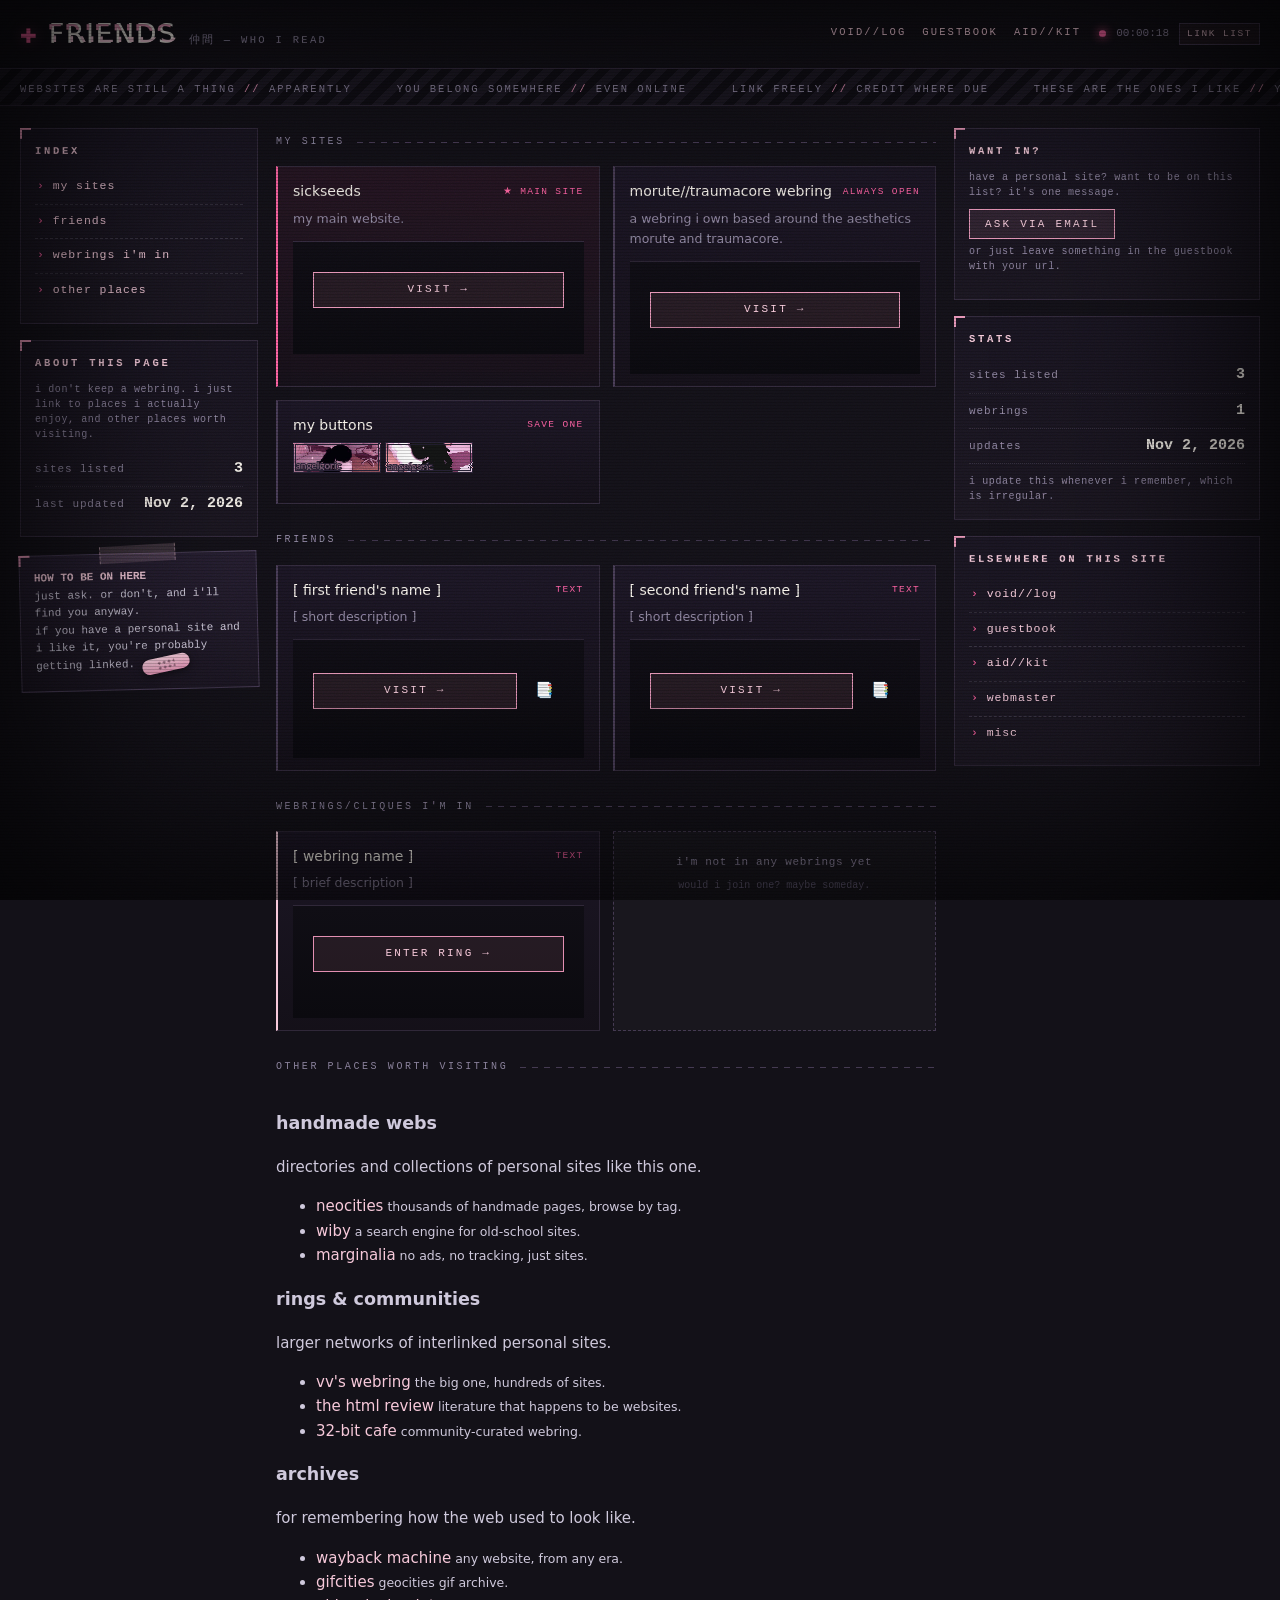
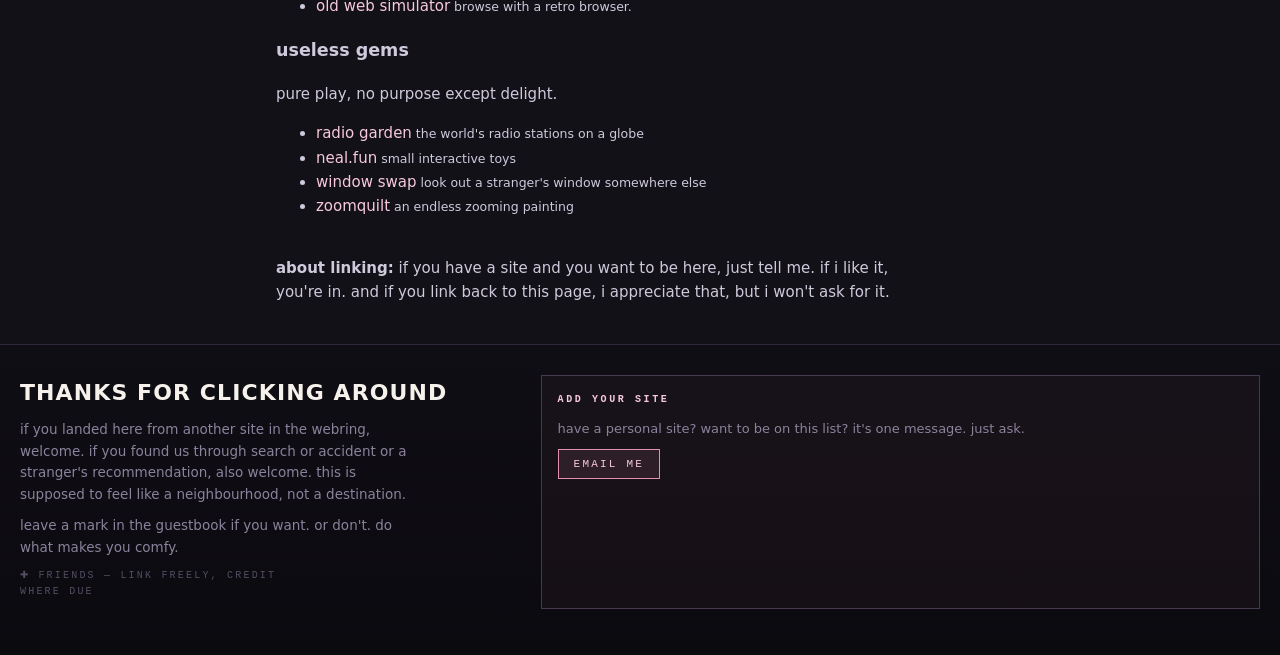
<file: friends.html>
<!DOCTYPE html>
<html lang="en">
<head>
<meta charset="utf-8">
<meta name="viewport" content="width=device-width, initial-scale=1">
<link rel="icon" type="image" href="/assets/eQpnT5Y.gif">
<link rel="stylesheet" href="friends.css">
<title>FRIENDS — 仲間</title>
</head>
<body>
<div class="fx grain" aria-hidden="true"></div>
<div class="fx scan" aria-hidden="true"></div>
<div class="fx vignette" aria-hidden="true"></div>

<!-- ══════════ TOP AREA ══════════ -->
<header class="topbar">
  <div class="brand">
    <span class="mark">✚</span>
    <span class="btitle glitch" data-text="FRIENDS">FRIENDS</span>
    <span class="sub">仲間 — who i read</span>
  </div>
  <nav class="topnav">
    <a href="index.html">void//log</a>
    <a href="guestbook.html">guestbook</a>
    <a href="aid.html">aid//kit</a>
  </nav>
  <div class="status">
    <span class="dot"></span>
    <span id="clock">--:--:--</span>
    <span class="badge">LINK LIST</span>
  </div>
</header>

<div class="marquee" aria-hidden="true">
  <div class="marquee-track">
    <span>websites are still a thing <b>//</b> apparently</span>
    <span>you belong somewhere <b>//</b> even online</span>
    <span>link freely <b>//</b> credit where due</span>
    <span>these are the ones i like <b>//</b> you might like them too</span>
    <span>websites are still a thing <b>//</b> apparently</span>
    <span>you belong somewhere <b>//</b> even online</span>
    <span>link freely <b>//</b> credit where due</span>
    <span>these are the ones i like <b>//</b> you might like them too</span>
  </div>
</div>

<!-- ══════════ SHELL ══════════ -->
<div class="shell">

  <!-- ───── LEFT ───── -->
  <aside class="col left">
    <section class="box">
      <h2>index</h2>
      <ul class="nav">
        <li><a href="#my-sites">my sites</a></li>
        <li><a href="#friends">friends</a></li>
        <li><a href="#webrings">webrings i'm in</a></li>
        <li><a href="#places">other places</a></li>
      </ul>
    </section>

    <section class="box">
      <h2>about this page</h2>
      <p class="tiny">i don't keep a webring. i just link to places i actually enjoy, and other places worth visiting.</p>
      <div class="stat"><span>sites listed</span><b id="siteCount">—</b></div>
      <div class="stat"><span>last updated</span><b id="lastUpdate">—</b></div>
    </section>

    <section class="box sticky-note">
      <span class="tape" aria-hidden="true"></span>
      <strong>HOW TO BE ON HERE</strong><br>
      just ask. or don't, and i'll find you anyway.<br>
      if you have a personal site and i like it, you're probably getting linked. <span class="bandage" aria-hidden="true"></span>
    </section>
  </aside>

  <!-- ───── CENTRE ───── -->
  <main class="col mid">

    <!-- ── MY SITES ── -->
    <div class="feed-head" id="my-sites">my sites</div>

    <section class="friend-grid" id="friendsGrid" style="margin-bottom:6px">

      <!-- MAIN -->
      <article class="friend-card featured">
        <header>
          <span class="friend-name">sickseeds</span>
          <span class="friend-status">★ main site</span>
        </header>
        <p class="friend-desc">my main website.</p>
        <footer>
          <a href="https://sickseeds.netlify.app" class="btn">visit →</a>
        </footer>
      </article>

      <!-- OTHER SITES I HAVE -->
      <article class="friend-card">
        <header>
          <span class="friend-name">morute//traumacore webring</span>
          <span class="friend-status">always open</span>
        </header>
        <p class="friend-desc">a webring i own based around the aesthetics morute and traumacore.</p>
        <footer>
          <a href="https://morbid-survivors.netlify.app/" class="btn">visit →</a>
        </footer>
      </article>

      <article class="friend-card">
        <header>
          <span class="friend-name">my buttons</span>
          <span class="friend-status">save one</span>
        </header>
        <p class="friend-desc"><img src="/assets/button1.gif"> <img src="/assets/button2.gif"></p>
      </article>

    </section>

    <!-- ── FRIENDS ── -->
    <div class="feed-head" id="friends">friends</div>

    <section class="friend-grid" style="margin-bottom:6px">

      <!-- FRIEND 1 -->
      <article class="friend-card">
        <header>
          <span class="friend-name">[ first friend's name ]</span>
          <span class="friend-status">text</span>
        </header>
        <p class="friend-desc">[ short description ]</p>
        <footer>
          <a href="#" target="_blank" rel="noopener noreferrer" class="btn">visit →</a>
          <a href="#" class="ghost" title="rss/feed" data-placeholder="rss">📑</a>
        </footer>
      </article>

      <!-- FRIEND 2 -->
      <article class="friend-card">
        <header>
          <span class="friend-name">[ second friend's name ]</span>
          <span class="friend-status">text</span>
        </header>
        <p class="friend-desc">[ short description ]</p>
        <footer>
          <a href="#" target="_blank" rel="noopener noreferrer" class="btn">visit →</a>
          <a href="#" class="ghost" title="rss/feed">📑</a>
        </footer>
      </article>

      <!-- ADD MORE FRIEND CARDS ABOVE THIS LINE -->

      <!-- PLACEHOLDER -->
      <article class="friend-card empty-state" id="emptyState">
        <p class="empty-msg">nothing here yet —</p>
        <p class="empty-hint">want to be on this list? just ask.</p>
      </article>

    </section>

    <!-- ── WEBRINGS/CLIQUES ── -->
    <div class="feed-head" id="webrings">webrings/cliques i'm in</div>

    <section class="friend-grid" id="webringsGrid" style="margin-bottom:6px">

      <!-- WEBRING 1 -->
      <article class="friend-card webring-card">
        <header>
          <span class="friend-name">[ webring name ]</span>
          <span class="friend-status">text</span>
        </header>
        <p class="friend-desc">[ brief description ]</p>
        <footer>
          <a href="#" target="_blank" rel="noopener noreferrer" class="btn">enter ring →</a>
        </footer>
      </article>

      <!-- ADD MORE WEBRING CARDS -->

      <article class="friend-card empty-state" id="webringEmpty">
        <p class="empty-msg">i'm not in any webrings yet</p>
        <p class="empty-hint">would i join one? maybe someday.</p>
      </article>

    </section>

    <!-- ── OTHER PLACES ── -->
    <div class="feed-head" id="places">other places worth visiting</div>

    <section class="aid-grid" style="margin-bottom:6px">

      <div class="aid-card">
        <h3>handmade webs</h3>
        <p>directories and collections of personal sites like this one.</p>
        <ul>
          <li><a href="https://neocities.org/browse" target="_blank" rel="noopener noreferrer">neocities</a><small> thousands of handmade pages, browse by tag.</small></li>
          <li><a href="https://wiby.me/" target="_blank" rel="noopener noreferrer">wiby</a><small> a search engine for old-school sites.</small></li>
          <li><a href="https://marginalia-search.com/" target="_blank" rel="noopener noreferrer">marginalia</a><small> no ads, no tracking, just sites.</small></li>
        </ul>
      </div>

      <div class="aid-card">
        <h3>rings &amp; communities</h3>
        <p>larger networks of interlinked personal sites.</p>
        <ul>
          <li><a href="https://webring.xxiivv.com/" target="_blank" rel="noopener noreferrer">vv's webring</a><small> the big one, hundreds of sites.</small></li>
          <li><a href="https://thehtml.review/" target="_blank" rel="noopener noreferrer">the html review</a><small> literature that happens to be websites.</small></li>
          <li><a href="https://32bit.cafe/" target="_blank" rel="noopener noreferrer">32-bit cafe</a><small> community-curated webring.</small></li>
        </ul>
      </div>

      <div class="aid-card">
        <h3>archives</h3>
        <p>for remembering how the web used to look like.</p>
        <ul>
          <li><a href="https://archive.org/web/" target="_blank" rel="noopener noreferrer">wayback machine</a><small> any website, from any era.</small></li>
          <li><a href="https://gifcities.org/" target="_blank" rel="noopener noreferrer">gifcities</a><small> geocities gif archive.</small></li>
          <li><a href="https://oldweb.today/#19960101/http://geocities.com/" target="_blank" rel="noopener noreferrer">old web simulator</a><small> browse with a retro browser.</small></li>
        </ul>
      </div>

      <div class="aid-card">
        <h3>useless gems</h3>
        <p>pure play, no purpose except delight.</p>
        <ul>
          <li><a href="https://radio.garden/" target="_blank" rel="noopener noreferrer">radio garden</a><small> the world's radio stations on a globe</small></li>
          <li><a href="https://neal.fun/" target="_blank" rel="noopener noreferrer">neal.fun</a><small> small interactive toys</small></li>
          <li><a href="https://window-swap.com/" target="_blank" rel="noopener noreferrer">window swap</a><small> look out a stranger's window somewhere else</small></li>
          <li><a href="https://zoomquilt.org/" target="_blank" rel="noopener noreferrer">zoomquilt</a><small> an endless zooming painting</small></li>
        </ul>
      </div>

    </section>

    <div class="aid-note">
      <strong>about linking:</strong> if you have a site and you want to be here, just tell me. if i like it, you're in. and if you link back to this page, i appreciate that, but i won't ask for it.
    </div>

  </main>

  <!-- ───── RIGHT ───── -->
  <aside class="col right">

    <section class="box">
      <h2>want in?</h2>
      <p class="tiny">have a personal site? want to be on this list? it's one message.</p>
      <a href="mailto:hello@example.com" class="btn" id="askEmail">ask via email</a>
      <p class="tiny" style="margin-top:10px">or just leave something in the guestbook with your url.</p>
    </section>

    <section class="box">
      <h2>stats</h2>
      <div class="stat"><span>sites listed</span><b id="statSites">—</b></div>
      <div class="stat"><span>webrings</span><b id="statWebrings">0</b></div>
      <div class="stat"><span>updates</span><b id="statUpdates">—</b></div>
      <p class="tiny" style="margin:10px 0 0">i update this whenever i remember, which is irregular.</p>
    </section>

    <section class="box">
      <h2>elsewhere on this site</h2>
      <ul class="nav">
        <li><a href="index.html">void//log</a></li>
        <li><a href="guestbook.html">guestbook</a></li>
        <li><a href="aid.html">aid//kit</a></li>
        <li><a href="webmaster.html">webmaster</a></li>
        <li><a href="misc.html">misc</a></li>
      </ul>
    </section>

  </aside>
</div>

<!-- ══════════ FOOTER ══════════ -->
<footer>
  <div class="fwrap">
    <div class="fnote">
      <h3>thanks for clicking around</h3>
      <p>if you landed here from another site in the webring, welcome. if you found us through search or accident or a stranger's recommendation, also welcome. this is supposed to feel like a neighbourhood, not a destination.</p>
      <p>leave a mark in the guestbook if you want. or don't. do what makes you comfy.</p>
      <p class="sig">✚ friends — link freely, credit where due</p>
    </div>

    <div class="help">
      <h4>add your site</h4>
      <p style="margin:0 0 10px;font-size:13px;color:var(--ash-dim);line-height:1.6">have a personal site? want to be on this list? it's one message. just ask.</p>
      <a href="mailto:hello@example.com" class="btn" id="askEmail2">email me</a>
    </div>
  </div>
</footer>
<script>
(function(){
  "use strict";

  /* ========== CONFIG ========== */
  var CONTACT_EMAIL = 'insectyuri@pm.me';
  var SITE_UPDATED = '2026-11-02';

  /* ========== CLOCK ========== */
  var clock = document.getElementById('clock');
  function tick(){
    var d = new Date();
    var p = function(n){ return String(n).padStart(2,'0'); };
    if(clock){ clock.textContent = p(d.getHours())+':'+p(d.getMinutes())+':'+p(d.getSeconds()); }
  }
  tick(); setInterval(tick,1000);

  /* ========== DATE ========== */
  function parseLocalDate(str){
    var m = /^(\d{4})-(\d{2})-(\d{2})$/.exec(str);
    return m ? new Date(+m[1], +m[2]-1, +m[3]) : null;
  }

  /* ========== GRID IDs ========== */
  function countCards(rootId){
    var root = document.getElementById(rootId);
    return root ? root.querySelectorAll('.friend-card:not(.empty-state)').length : 0;
  }

  var siteCount = countCards('friendsGrid');
  var statSites = document.getElementById('statSites');
  var statSites2 = document.getElementById('siteCount');
  if(statSites) statSites.textContent = siteCount;
  if(statSites2) statSites2.textContent = siteCount;

  var statWebrings = document.getElementById('statWebrings');
  if(statWebrings){
    var webringCount = countCards('webringsGrid');
    statWebrings.textContent = webringCount;
  }

  var lastUpdate = document.getElementById('lastUpdate');
  var statUpdates = document.getElementById('statUpdates');
  if(lastUpdate || statUpdates){
    var d = parseLocalDate(SITE_UPDATED);
    if(d && !isNaN(d.getTime())){
      var label = d.toLocaleDateString(undefined, {year:'numeric', month:'short', day:'numeric'});
      if(lastUpdate) lastUpdate.textContent = label;
      if(statUpdates) statUpdates.textContent = label;
    }
  }

  /* ========== EMAIL LINKS ========== */
  var askEmail = document.getElementById('askEmail');
  var askEmail2 = document.getElementById('askEmail2');
  var mailto = 'mailto:' + CONTACT_EMAIL + '?subject=friends%20page%20link&body=hi%20-%20i%20have%20a%20site%20and%20wanted%20to%20be%20on%20your%20friends%20page.%20%0D%0A%0D%0Aurl%3A%20%0D%0Abrief%20description%3A';
  if(askEmail) askEmail.setAttribute('href', mailto);
  if(askEmail2) askEmail2.setAttribute('href', mailto);

  /* ========== HIDE EMPTY STATES ========== */
  var emptyFriends = document.getElementById('emptyState');
  var emptyWebrings = document.getElementById('webringEmpty');
  if(emptyFriends && siteCount <= 3){ emptyFriends.style.display = 'none'; }
  if(emptyWebrings && webringCount === 0){ emptyWebrings.style.display = 'none'; }

  /* ========== PLACEHOLDER LINKS ========== */
  document.querySelectorAll('[data-placeholder]').forEach(function(el){
    el.addEventListener('click', function(ev){
      ev.preventDefault();
      el.style.color = '#5f5870';
      el.setAttribute('tabindex','-1');
    });
  });

})();
</script>
</body>
</html>
</file>
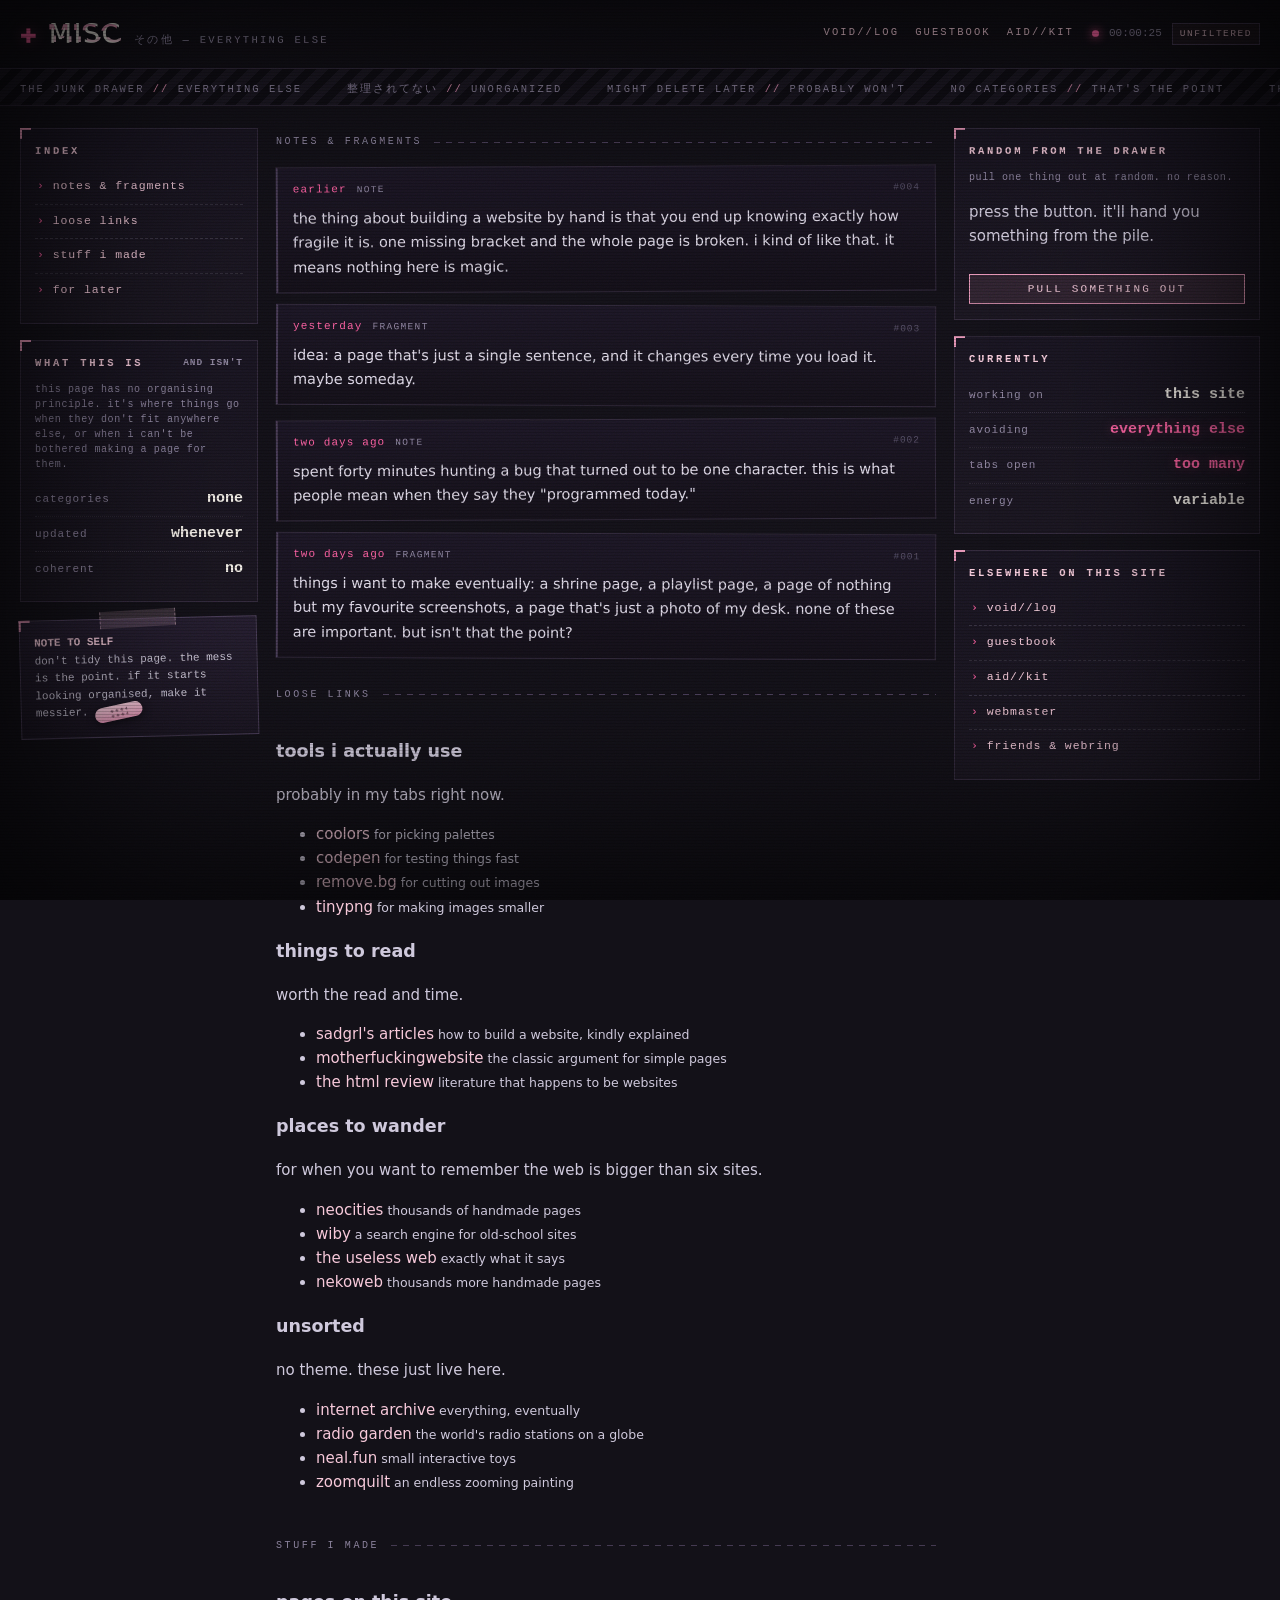
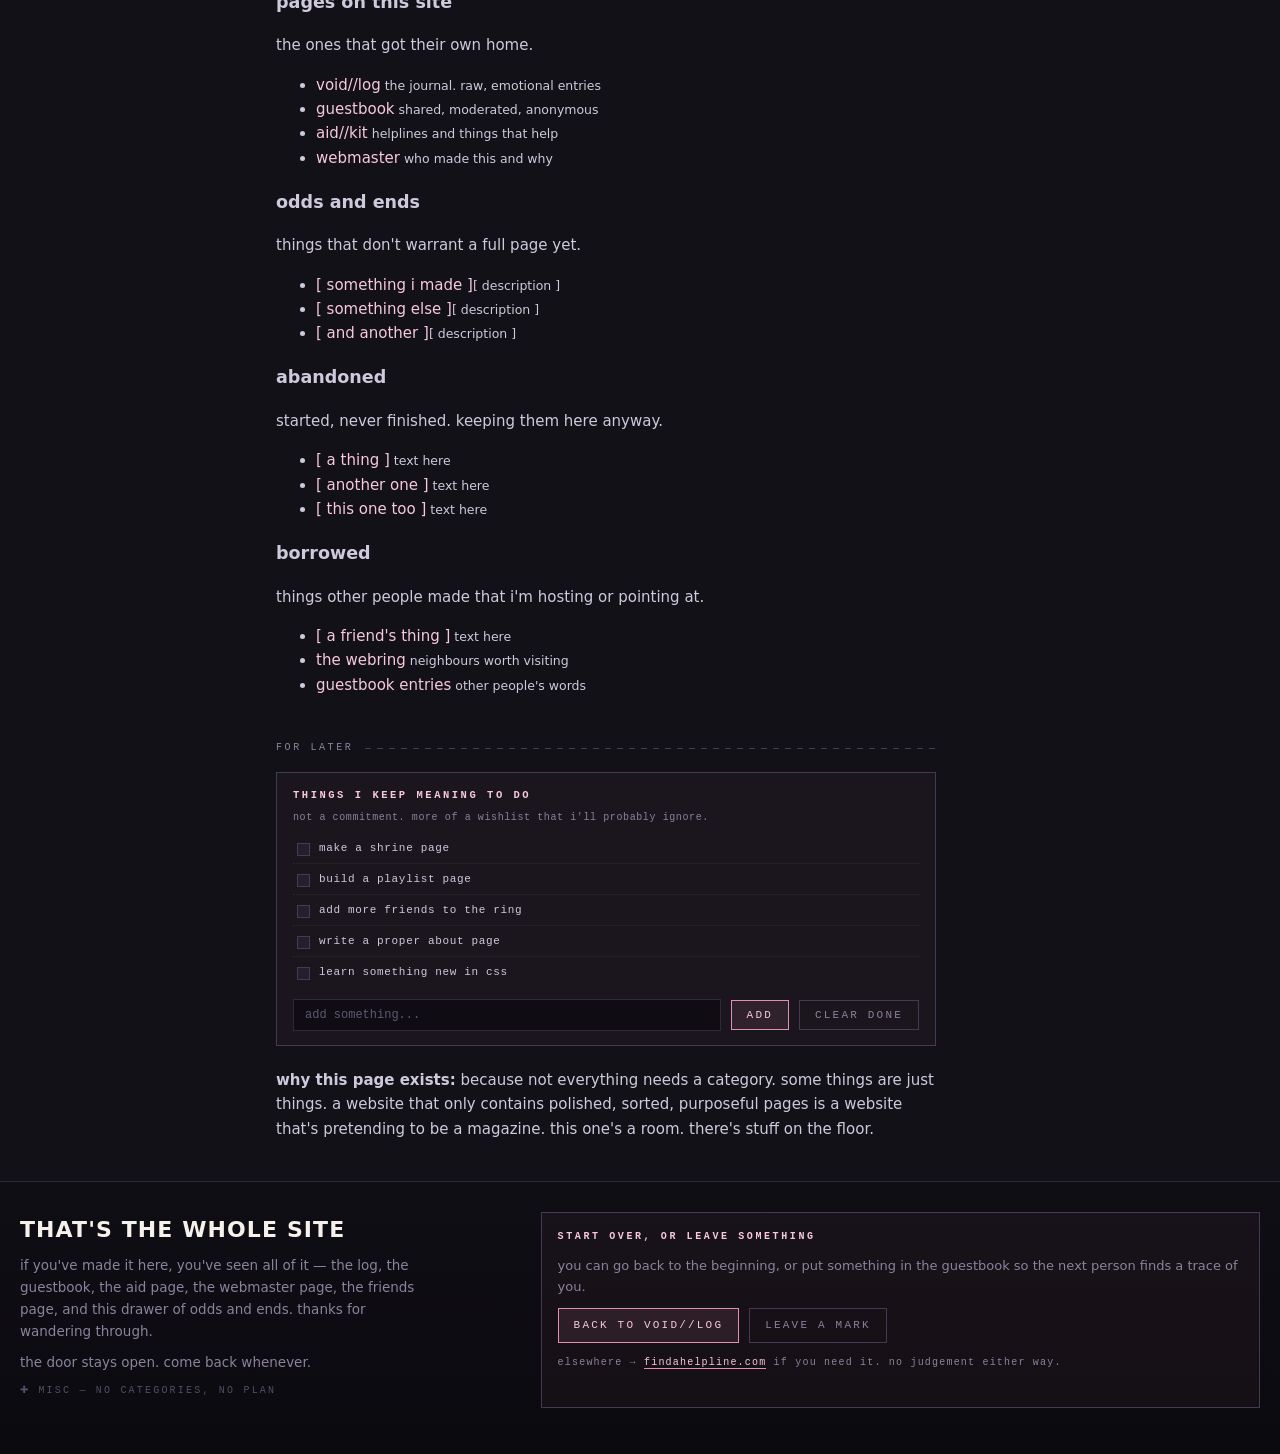
<file: misc.html>
<!DOCTYPE html>
<html lang="en">
<head>
<meta charset="utf-8">
<meta name="viewport" content="width=device-width, initial-scale=1">
<link rel="icon" type="image" href="/assets/q4AN64Z.gif">
<link rel="stylesheet" href="misc.css">
<title>MISC — その他</title>
</head>
<body>
<div class="fx grain" aria-hidden="true"></div>
<div class="fx scan" aria-hidden="true"></div>
<div class="fx vignette" aria-hidden="true"></div>

<!-- ══════════ TOP AREA ══════════ -->
<header class="topbar">
  <div class="brand">
    <span class="mark">✚</span>
    <span class="btitle glitch" data-text="MISC">MISC</span>
    <span class="sub">その他 — everything else</span>
  </div>
  <nav class="topnav">
    <a href="index.html">void//log</a>
    <a href="guestbook.html">guestbook</a>
    <a href="aid.html">aid//kit</a>
  </nav>
  <div class="status">
    <span class="dot"></span>
    <span id="clock">--:--:--</span>
    <span class="badge">UNFILTERED</span>
  </div>
</header>

<div class="marquee" aria-hidden="true">
  <div class="marquee-track">
    <span>the junk drawer <b>//</b> everything else</span>
    <span>整理されてない <b>//</b> unorganized</span>
    <span>might delete later <b>//</b> probably won't</span>
    <span>no categories <b>//</b> that's the point</span>
    <span>the junk drawer <b>//</b> everything else</span>
    <span>整理されてない <b>//</b> unorganized</span>
    <span>might delete later <b>//</b> probably won't</span>
    <span>no categories <b>//</b> that's the point</span>
  </div>
</div>

<!-- ══════════ SHELL ══════════ -->
<div class="shell">

  <!-- ───── LEFT ───── -->
  <aside class="col left">
    <section class="box">
      <h2>index</h2>
      <ul class="nav">
        <li><a href="#notes">notes &amp; fragments</a></li>
        <li><a href="#links">loose links</a></li>
        <li><a href="#stuff">stuff i made</a></li>
        <li><a href="#later">for later</a></li>
      </ul>
    </section>

    <section class="box">
      <h2>what this is <em>and isn't</em></h2>
      <p class="tiny">this page has no organising principle. it's where things go when they don't fit anywhere else, or when i can't be bothered making a page for them.</p>
      <div class="stat"><span>categories</span><b>none</b></div>
      <div class="stat"><span>updated</span><b>whenever</b></div>
      <div class="stat"><span>coherent</span><b>no</b></div>
    </section>

    <section class="box sticky-note">
      <span class="tape" aria-hidden="true"></span>
      <strong>NOTE TO SELF</strong><br>
      don't tidy this page. the mess is the point. if it starts looking organised, make it messier. <span class="bandage" aria-hidden="true"></span>
    </section>
  </aside>

  <!-- ───── CENTRE ───── -->
  <main class="col mid">

    <!-- ── NOTES ── -->
    <div class="feed-head" id="notes">notes &amp; fragments</div>

    <section class="gb-list" style="margin-bottom:6px">

      <article class="gb-entry">
        <header>
          <time>earlier</time>
          <span class="anon">note</span>
          <span class="idx">#004</span>
        </header>
        <p>the thing about building a website by hand is that you end up knowing exactly how fragile it is. one missing bracket and the whole page is broken. i kind of like that. it means nothing here is magic.</p>
      </article>

      <article class="gb-entry">
        <header>
          <time>yesterday</time>
          <span class="anon">fragment</span>
          <span class="idx">#003</span>
        </header>
        <p>idea: a page that's just a single sentence, and it changes every time you load it. maybe someday.</p>
      </article>

      <article class="gb-entry">
        <header>
          <time>two days ago</time>
          <span class="anon">note</span>
          <span class="idx">#002</span>
        </header>
        <p>spent forty minutes hunting a bug that turned out to be one character. this is what people mean when they say they "programmed today."</p>
      </article>

      <article class="gb-entry">
        <header>
          <time>two days ago</time>
          <span class="anon">fragment</span>
          <span class="idx">#001</span>
        </header>
        <p>things i want to make eventually: a shrine page, a playlist page, a page of nothing but my favourite screenshots, a page that's just a photo of my desk. none of these are important. but isn't that the point?</p>
      </article>

      <!-- ADD NEW NOTES ABOVE THIS LINE -->

    </section>

    <!-- ── LINKS ── -->
    <div class="feed-head" id="links">loose links</div>

    <section class="aid-grid" style="margin-bottom:6px">

      <div class="aid-card">
        <h3>tools i actually use</h3>
        <p>probably in my tabs right now.</p>
        <ul>
          <li><a href="https://coolors.co/" target="_blank" rel="noopener noreferrer">coolors</a><small> for picking palettes</small></li>
          <li><a href="https://codepen.io/" target="_blank" rel="noopener noreferrer">codepen</a><small> for testing things fast</small></li>
          <li><a href="https://www.remove.bg/" target="_blank" rel="noopener noreferrer">remove.bg</a><small> for cutting out images</small></li>
          <li><a href="https://tinypng.com/" target="_blank" rel="noopener noreferrer">tinypng</a><small> for making images smaller</small></li>
        </ul>
      </div>

      <div class="aid-card">
        <h3>things to read</h3>
        <p>worth the read and time.</p>
        <ul>
          <li><a href="https://sadgrl.online/guides/" target="_blank" rel="noopener noreferrer">sadgrl's articles</a><small> how to build a website, kindly explained</small></li>
          <li><a href="https://motherfuckingwebsite.com/" target="_blank" rel="noopener noreferrer">motherfuckingwebsite</a><small> the classic argument for simple pages</small></li>
          <li><a href="https://thehtml.review/" target="_blank" rel="noopener noreferrer">the html review</a><small> literature that happens to be websites</small></li>
        </ul>
      </div>

      <div class="aid-card">
        <h3>places to wander</h3>
        <p>for when you want to remember the web is bigger than six sites.</p>
        <ul>
          <li><a href="https://neocities.org/browse" target="_blank" rel="noopener noreferrer">neocities</a><small> thousands of handmade pages</small></li>
          <li><a href="https://wiby.me/" target="_blank" rel="noopener noreferrer">wiby</a><small> a search engine for old-school sites</small></li>
          <li><a href="https://theuselessweb.com/" target="_blank" rel="noopener noreferrer">the useless web</a><small> exactly what it says</small></li>
          <li><a href="https://nekoweb.org/explore?page=1&sort=follows&by=name&q=" target="_blank" rel="noopener noreferrer">nekoweb</a><small> thousands more handmade pages</small></li>
        </ul>
      </div>

      <div class="aid-card">
        <h3>unsorted</h3>
        <p>no theme. these just live here.</p>
        <ul>
          <li><a href="https://archive.org/" target="_blank" rel="noopener noreferrer">internet archive</a><small> everything, eventually</small></li>
          <li><a href="https://radio.garden/" target="_blank" rel="noopener noreferrer">radio garden</a><small> the world's radio stations on a globe</small></li>
          <li><a href="https://neal.fun/" target="_blank" rel="noopener noreferrer">neal.fun</a><small> small interactive toys</small></li>
          <li><a href="https://zoomquilt.org/" target="_blank" rel="noopener noreferrer">zoomquilt</a><small> an endless zooming painting</small></li>
        </ul>
      </div>

    </section>

    <!-- ── STUFF ── -->
    <div class="feed-head" id="stuff">stuff i made</div>

    <section class="aid-grid" style="margin-bottom:6px">

      <div class="aid-card">
        <h3>pages on this site</h3>
        <p>the ones that got their own home.</p>
        <ul>
          <li><a href="index.html">void//log</a><small> the journal. raw, emotional entries</small></li>
          <li><a href="guestbook.html">guestbook</a><small> shared, moderated, anonymous</small></li>
          <li><a href="aid.html">aid//kit</a><small> helplines and things that help</small></li>
          <li><a href="webmaster.html">webmaster</a><small> who made this and why</small></li>
        </ul>
      </div>

      <div class="aid-card">
        <h3>odds and ends</h3>
        <p>things that don't warrant a full page yet.</p>
        <ul>
          <li><a href="#" data-placeholder="true">[ something i made ]</a><small>[ description ]</small></li>
          <li><a href="#" data-placeholder="true">[ something else ]</a><small>[ description ]</small></li>
          <li><a href="#" data-placeholder="true">[ and another ]</a><small>[ description ]</small></li>
        </ul>
      </div>

      <div class="aid-card">
        <h3>abandoned</h3>
        <p>started, never finished. keeping them here anyway.</p>
        <ul>
          <li><a href="#" data-placeholder="true">[ a thing ]</a><small> text here</small></li>
          <li><a href="#" data-placeholder="true">[ another one ]</a><small> text here</small></li>
          <li><a href="#" data-placeholder="true">[ this one too ]</a><small> text here</small></li>
        </ul>
      </div>

      <div class="aid-card">
        <h3>borrowed</h3>
        <p>things other people made that i'm hosting or pointing at.</p>
        <ul>
          <li><a href="#" data-placeholder="true">[ a friend's thing ]</a><small> text here</small></li>
          <li><a href="friends.html">the webring</a><small> neighbours worth visiting</small></li>
          <li><a href="guestbook.html">guestbook entries</a><small> other people's words</small></li>
        </ul>
      </div>

    </section>

    <!-- ── FOR LATER ── -->
    <div class="feed-head" id="later">for later</div>

    <section class="todo-box" style="margin-bottom:6px">
      <h3>things i keep meaning to do</h3>
      <p class="tiny">not a commitment. more of a wishlist that i'll probably ignore.</p>
      <div class="check" id="todoList"></div>
      <div class="crow" style="margin-top:12px">
        <input type="text" id="todoInput" maxlength="90" placeholder="add something..." class="todo-input">
        <button class="btn" id="todoAdd">add</button>
        <button class="btn ghost" id="todoClear">clear done</button>
      </div>
    </section>

    <div class="aid-note">
      <strong>why this page exists:</strong> because not everything needs a category. some things are just things. a website that only contains polished, sorted, purposeful pages is a website that's pretending to be a magazine. this one's a room. there's stuff on the floor.
    </div>

  </main>

  <!-- ───── RIGHT ───── -->
  <aside class="col right">

    <section class="box">
      <h2>random from the drawer</h2>
      <p class="tiny">pull one thing out at random. no reason.</p>
      <div class="onesmall" id="randomDrawer">
        <p>press the button. it'll hand you something from the pile.</p>
      </div>
      <button class="btn" id="randomBtn" style="width:100%;margin-top:10px">pull something out</button>
    </section>

    <section class="box">
      <h2>currently</h2>
      <div class="stat"><span>working on</span><b>this site</b></div>
      <div class="stat"><span>avoiding</span><b class="hot">everything else</b></div>
      <div class="stat"><span>tabs open</span><b class="hot">too many</b></div>
      <div class="stat"><span>energy</span><b>variable</b></div>
    </section>

    <section class="box">
      <h2>elsewhere on this site</h2>
      <ul class="nav">
        <li><a href="index.html">void//log</a></li>
        <li><a href="guestbook.html">guestbook</a></li>
        <li><a href="aid.html">aid//kit</a></li>
        <li><a href="webmaster.html">webmaster</a></li>
        <li><a href="friends.html">friends &amp; webring</a></li>
      </ul>
    </section>

  </aside>
</div>

<!-- ══════════ FOOTER ══════════ -->
<footer>
  <div class="fwrap">
    <div class="fnote">
      <h3>that's the whole site</h3>
      <p>if you've made it here, you've seen all of it — the log, the guestbook, the aid page, the webmaster page, the friends page, and this drawer of odds and ends. thanks for wandering through.</p>
      <p>the door stays open. come back whenever.</p>
      <p class="sig">✚ misc — no categories, no plan</p>
    </div>

    <div class="help">
      <h4>start over, or leave something</h4>
      <p style="margin:0 0 10px;font-size:13px;color:var(--ash-dim);line-height:1.6">you can go back to the beginning, or put something in the guestbook so the next person finds a trace of you.</p>
      <div class="btns" style="display:flex;gap:10px;flex-wrap:wrap">
        <a href="index.html" class="btn">back to void//log</a>
        <a href="guestbook.html" class="btn ghost">leave a mark</a>
      </div>
      <div class="more">
        elsewhere → <a href="https://findahelpline.com" target="_blank" rel="noopener noreferrer">findahelpline.com</a> if you need it. no judgement either way.
      </div>
    </div>
  </div>
</footer>
  <script>
(function(){
  "use strict";

  /* ========== CLOCK ========== */
  var clock = document.getElementById('clock');
  function tick(){
    var d = new Date();
    var p = function(n){ return String(n).padStart(2,'0'); };
    if(clock){ clock.textContent = p(d.getHours())+':'+p(d.getMinutes())+':'+p(d.getSeconds()); }
  }
  tick(); setInterval(tick,1000);

    /* ========== TO-DO LIST ========== */
  var TODOS_VERSION = '2';   // ← bump this number whenever you edit DEFAULT_TODOS

  var DEFAULT_TODOS = [
    'make a shrine page',
    'build a playlist page',
    'add more friends to the ring',
    'write a proper about page',
    'learn something new in css'
  ];

  var todoList = document.getElementById('todoList');
  var todoInput = document.getElementById('todoInput');
  var todos = [];

  try{
    var savedVersion = localStorage.getItem('misc.todos.version');
    var savedTodos = localStorage.getItem('misc.todos');
    if(savedTodos && savedVersion === TODOS_VERSION){
      var parsed = JSON.parse(savedTodos);
      if(Array.isArray(parsed) && parsed.length){ todos = parsed; }
    }
  }catch(e){}

  function saveTodos(){
    try{
      localStorage.setItem('misc.todos', JSON.stringify(todos));
      localStorage.setItem('misc.todos.version', TODOS_VERSION);
    }catch(e){}
  }

  if(!todos.length){
    todos = DEFAULT_TODOS.map(function(text){ return {text:text, done:false}; });
    saveTodos();
  }

  function saveTodos(){
    try{ localStorage.setItem('misc.todos', JSON.stringify(todos)); }catch(e){}
  }

  function renderTodos(){
    todoList.innerHTML = '';
    if(!todos.length){
      var empty = document.createElement('p');
      empty.className = 'tiny';
      empty.style.margin = '0';
      empty.textContent = 'nothing on the list. suspicious.';
      todoList.appendChild(empty);
      return;
    }
    todos.forEach(function(item, i){
      var wrap = document.createElement('label');
      wrap.className = 'check-item';
      if(item.done) wrap.classList.add('done');

      var box = document.createElement('input');
      box.type = 'checkbox';
      box.checked = !!item.done;

      var span = document.createElement('span');
      span.textContent = item.text;

      wrap.appendChild(box);
      wrap.appendChild(span);
      todoList.appendChild(wrap);

      box.addEventListener('change', function(){
        todos[i].done = box.checked;
        if(box.checked){ wrap.classList.add('done'); } else { wrap.classList.remove('done'); }
        saveTodos();
      });
    });
  }

  function addTodo(){
    var text = todoInput.value.trim();
    if(!text) return;
    todos.unshift({text:text, done:false});
    todoInput.value = '';
    saveTodos();
    renderTodos();
  }

  if(todoInput){
    document.getElementById('todoAdd').addEventListener('click', addTodo);
    todoInput.addEventListener('keydown', function(ev){
      if(ev.key === 'Enter'){ ev.preventDefault(); addTodo(); }
    });
  }

  document.getElementById('todoClear').addEventListener('click', function(){
    todos = todos.filter(function(item){ return !item.done; });
    saveTodos();
    renderTodos();
  });

  renderTodos();

  /* ========== RANDOM DRAWER ========== */
  var DRAWER = [
    'the bug was one character. it always is.',
    'nothing here is magic. that\'s the good news.',
    'you can build a whole website with two files.',
    'the mess is the point. don\'t tidy the drawer.',
    'some things don\'t need a category.',
    'a room with stuff on the floor is still a room.',
    'nobody is grading this.',
    'the web used to be weirder. it can be again.',
    'start the page. it doesn\'t have to be finished.',
    'view source. steal the layout. change everything.',
    'the abandoned projects are still yours.',
    'you\'re allowed to make something small.',
    'half-finished is a valid state.',
    'if it breaks, you can fix it. you know how now.'
  ];

  var drawerBox = document.getElementById('randomDrawer');
  var lastDraw = -1;

  document.getElementById('randomBtn').addEventListener('click', function(){
    var pick = lastDraw;
    if(DRAWER.length > 1){
      while(pick === lastDraw){ pick = Math.floor(Math.random() * DRAWER.length); }
    }else{
      pick = 0;
    }
    lastDraw = pick;
    drawerBox.innerHTML = '';
    var p = document.createElement('p');
    p.textContent = DRAWER[pick];
    drawerBox.appendChild(p);
  });

  /* ========== PLACEHOLDER LINKS ========== */
  document.querySelectorAll('[data-placeholder]').forEach(function(el){
    el.addEventListener('click', function(ev){
      ev.preventDefault();
      el.style.color = '#5f5870';
      var small = el.parentNode.querySelector('small');
      if(small && !small.dataset.swapped){
        small.dataset.swapped = '1';
        small.textContent = 'not made yet — swap this link for a real one';
      }
    });
  });

})();
</script>
</body>
</html>
</file>
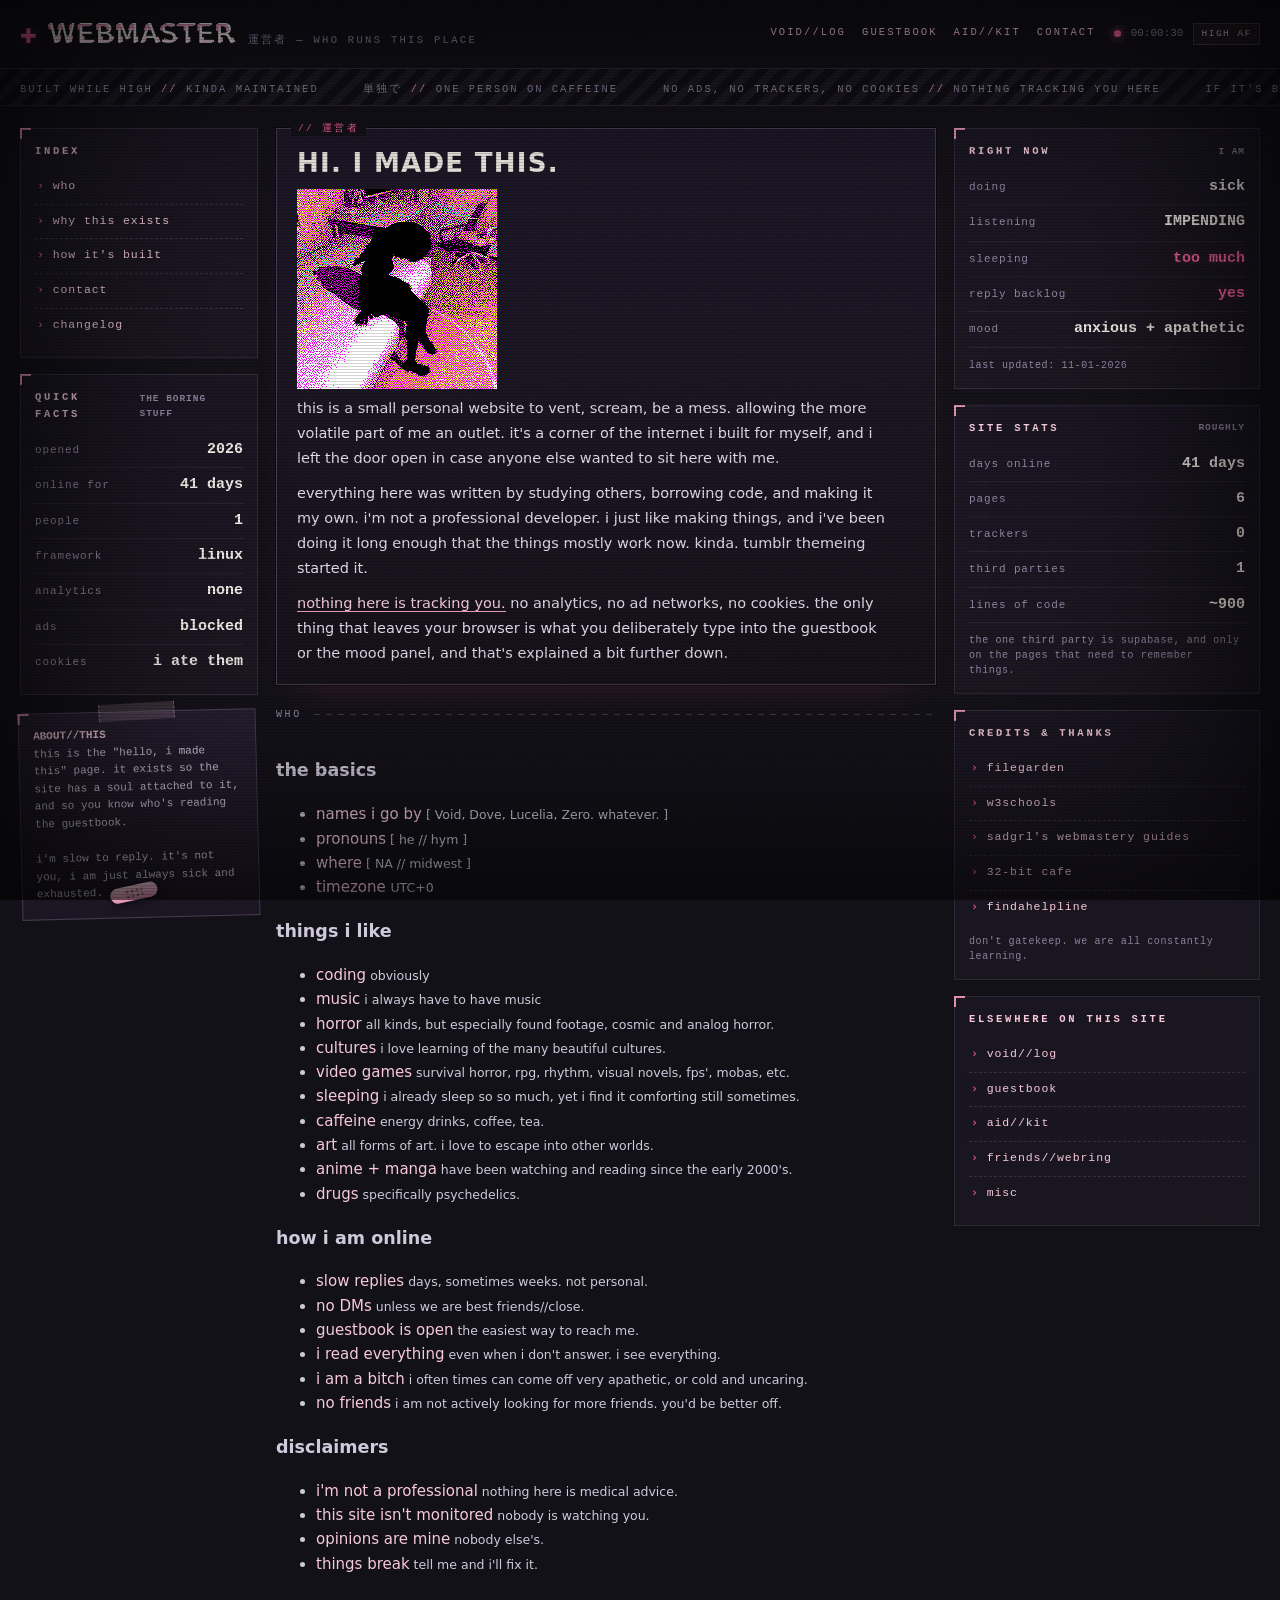
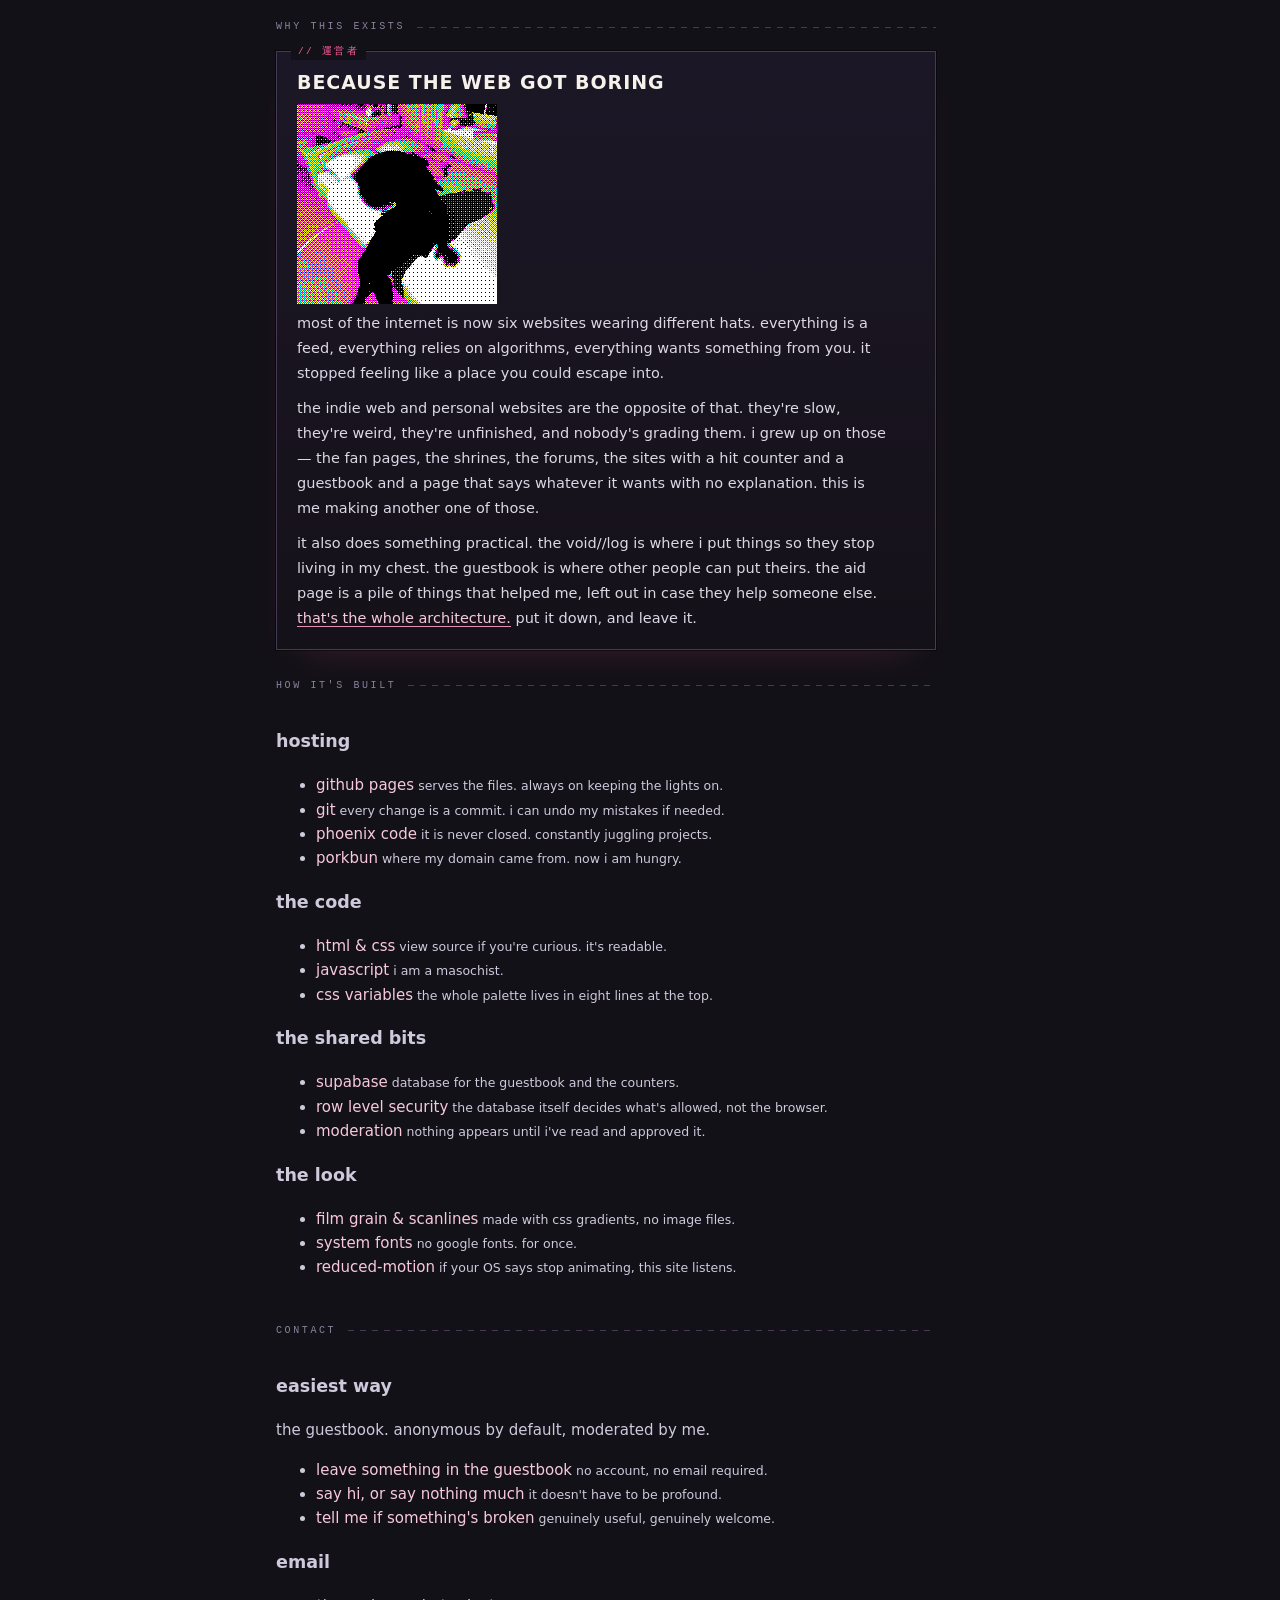
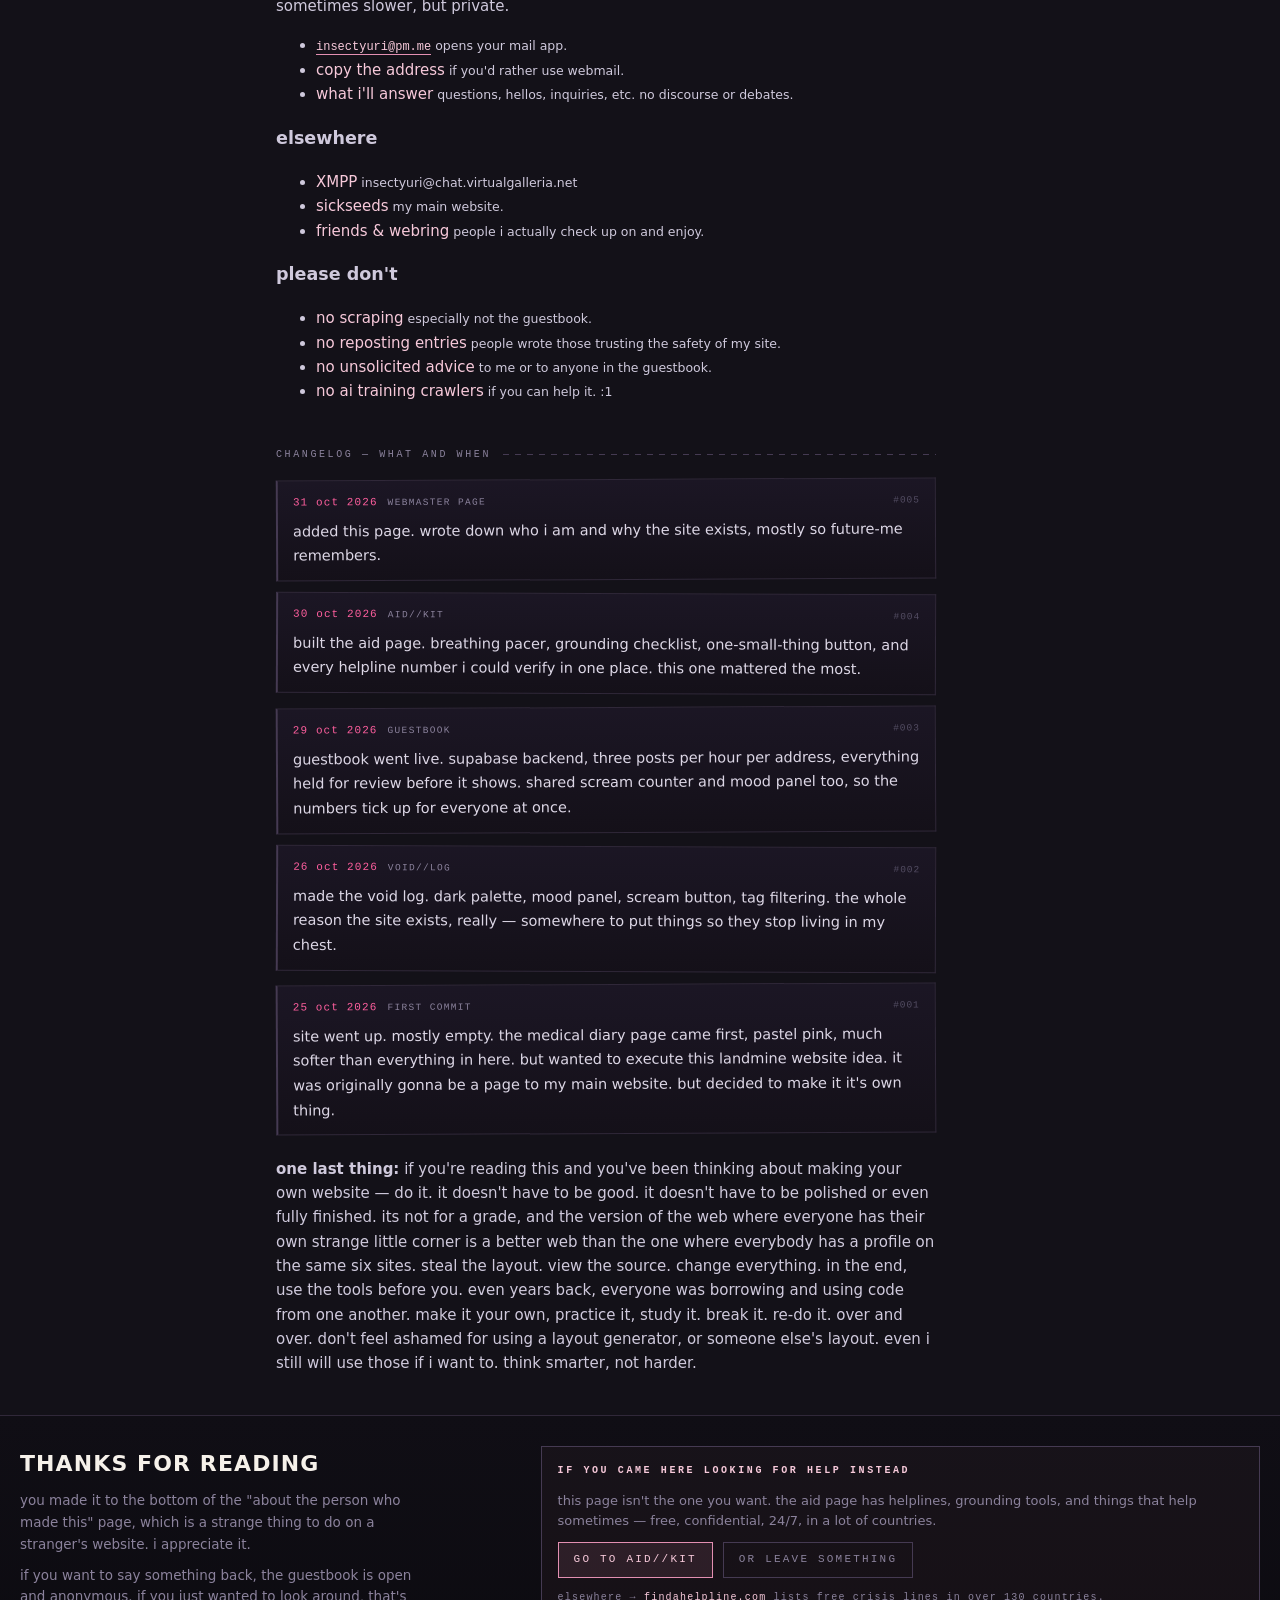
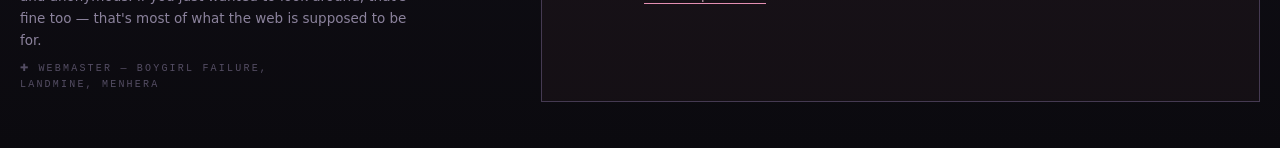
<file: webmaster.html>
<!DOCTYPE html>
<html lang="en">
<head>
<meta charset="utf-8">
<meta name="viewport" content="width=device-width, initial-scale=1">
<link rel="icon" type="image" href="/assets/lashes4.gif">
<link rel="stylesheet" href="webmaster.css">
<title>WEBMASTER — 運営者</title>
</head>
<body>
<div class="fx grain" aria-hidden="true"></div>
<div class="fx scan" aria-hidden="true"></div>
<div class="fx vignette" aria-hidden="true"></div>

<!-- ══════════ TOP AREA ══════════ -->
<header class="topbar">
  <div class="brand">
    <span class="mark">✚</span>
    <span class="btitle glitch" data-text="WEBMASTER">WEBMASTER</span>
    <span class="sub">運営者 — who runs this place</span>
  </div>
  <nav class="topnav">
    <a href="index.html">void//log</a>
    <a href="guestbook.html">guestbook</a>
    <a href="aid.html">aid//kit</a>
    <a href="#contact">contact</a>
  </nav>
  <div class="status">
    <span class="dot"></span>
    <span id="clock">--:--:--</span>
    <span class="badge">HIGH AF</span>
  </div>
</header>

<div class="marquee" aria-hidden="true">
  <div class="marquee-track">
    <span>built while high <b>//</b> kinda maintained</span>
    <span>単独で <b>//</b> one person on caffeine</span>
    <span>no ads, no trackers, no cookies <b>//</b> nothing tracking you here</span>
    <span>if it's broken, tell me <b>//</b> i'll probably fix it</span>
    <span>built while high <b>//</b> kinda maintained</span>
    <span>単独で <b>//</b> one person on caffeine</span>
    <span>no ads, no trackers, no cookies <b>//</b> nothing tracking you here</span>
    <span>if it's broken, tell me <b>//</b> i'll probably fix it</span>
  </div>
</div>

<!-- ══════════ SHELL ══════════ -->
<div class="shell">

  <!-- ───── LEFT ───── -->
  <aside class="col left">
    <section class="box">
      <h2>index</h2>
      <ul class="nav">
        <li><a href="#who">who</a></li>
        <li><a href="#why">why this exists</a></li>
        <li><a href="#built">how it's built</a></li>
        <li><a href="#contact">contact</a></li>
        <li><a href="#changes">changelog</a></li>
      </ul>
    </section>

    <section class="box">
      <h2>quick facts <em>the boring stuff</em></h2>
      <div class="stat"><span>opened</span><b>2026</b></div>
      <div class="stat"><span>online for</span><b id="daysOnline">—</b></div>
      <div class="stat"><span>people</span><b>1</b></div>
      <div class="stat"><span>framework</span><b>linux</b></div>
      <div class="stat"><span>analytics</span><b>none</b></div>
      <div class="stat"><span>ads</span><b>blocked</b></div>
      <div class="stat"><span>cookies</span><b>i ate them</b></div>
    </section>

    <section class="box sticky-note">
      <span class="tape" aria-hidden="true"></span>
      <strong>ABOUT//THIS</strong><br>
      this is the "hello, i made this" page. it exists so the site has a soul attached to it, and so you know who's reading the guestbook.<br><br>
      i'm slow to reply. it's not you, i am just always sick and exhausted. <span class="bandage" aria-hidden="true"></span>
    </section>
  </aside>

  <!-- ───── CENTRE ───── -->
  <main class="col mid">

    <!-- ── HERO ── -->
    <section class="wm-hero">
      <h1>hi. i made this.</h1>
      <img src="/assets/ah.png">
      <p>this is a small personal website to vent, scream, be a mess. allowing the more volatile part of me an outlet.  it's a corner of the internet i built for myself, and i left the door open in case anyone else wanted to sit here with me.</p>
      <p>everything here was written by studying others, borrowing code, and making it my own. i'm not a professional developer. i just like making things, and i've been doing it long enough that the things mostly work now. kinda. tumblr themeing started it.</p>
      <p><mark>nothing here is tracking you.</mark> no analytics, no ad networks, no cookies. the only thing that leaves your browser is what you deliberately type into the guestbook or the mood panel, and that's explained a bit further down.</p>
    </section>

    <!-- ── WHO ── -->
    <div class="feed-head" id="who">who</div>

    <section class="aid-grid" style="margin-bottom:6px">

      <div class="aid-card">
        <h3>the basics</h3>
        <ul>
          <li><a href="#" data-scroll="#contact">names i go by</a><small> [ Void, Dove, Lucelia, Zero. whatever. ]</small></li>
          <li><a href="#" data-scroll="#contact">pronouns</a><small> [ he // hym ]</small></li>
          <li><a href="#" data-scroll="#contact">where</a><small> [ NA // midwest ]</small></li>
          <li><a href="#" data-scroll="#contact">timezone</a> <small><span id="myTime">—</span></small></li>
        </ul>
      </div>

      <div class="aid-card">
        <h3>things i like</h3>
        <ul>
          <li><a href="#" data-scroll="#built">coding</a><small> obviously</small></li>
          <li><a href="#" data-scroll="#built">music</a><small> i always have to have music</small></li>
          <li><a href="#" data-scroll="#built">horror</a><small> all kinds, but especially found footage, cosmic and analog horror.</small></li>
          <li><a href="#" data-scroll="#built">cultures</a><small> i love learning of the many beautiful cultures.</small></li>
          <li><a href="#" data-scroll="#built">video games</a><small> survival horror, rpg, rhythm, visual novels, fps', mobas, etc.</small></li>
          <li><a href="#" data-scroll="#built">sleeping</a><small> i already sleep so so much, yet i find it comforting still sometimes.</small></li>
          <li><a href="#" data-scroll="#built">caffeine</a><small> energy drinks, coffee, tea.</small></li>
          <li><a href="#" data-scroll="#built">art</a><small> all forms of art. i love to escape into other worlds.</small></li>
          <li><a href="#" data-scroll="#built">anime + manga</a><small> have been watching and reading since the early 2000's.</small></li>
          <li><a href="#" data-scroll="#built">drugs</a><small> specifically psychedelics.</small></li>
        </ul>
      </div>

      <div class="aid-card">
        <h3>how i am online</h3>
        <ul>
          <li><a href="#" data-scroll="#contact">slow replies</a><small> days, sometimes weeks. not personal.</small></li>
          <li><a href="#" data-scroll="#contact">no DMs</a><small> unless we are best friends//close.</small></li>
          <li><a href="guestbook.html">guestbook is open</a><small> the easiest way to reach me.</small></li>
          <li><a href="#" data-scroll="#contact">i read everything</a><small> even when i don't answer. i see everything.</small></li>
          <li><a href="#" data-scroll="#contact">i am a bitch</a><small> i often times can come off very apathetic, or cold and uncaring.</small></li>
          <li><a href="#" data-scroll="#contact">no friends</a><small> i am not actively looking for more friends. you'd be better off.</small></li>
        </ul>
      </div>

      <div class="aid-card">
        <h3>disclaimers</h3>
        <ul>
          <li><a href="aid.html">i'm not a professional</a><small> nothing here is medical advice.</small></li>
          <li><a href="aid.html">this site isn't monitored</a><small> nobody is watching you.</small></li>
          <li><a href="#" data-scroll="#contact">opinions are mine</a><small> nobody else's.</small></li>
          <li><a href="#" data-scroll="#built">things break</a><small> tell me and i'll fix it.</small></li>
        </ul>
      </div>

    </section>

    <!-- ── WHY ── -->
    <div class="feed-head" id="why">why this exists</div>

    <section class="wm-hero" style="margin-bottom:6px">
      <h1 style="font-size:19px">because the web got boring</h1>
      <img src="/assets/screaming.png">
      <p>most of the internet is now six websites wearing different hats. everything is a feed, everything relies on algorithms, everything wants something from you. it stopped feeling like a place you could escape into.</p>
      <p>the indie web and personal websites are the opposite of that. they're slow, they're weird, they're unfinished, and nobody's grading them. i grew up on those — the fan pages, the shrines, the forums, the sites with a hit counter and a guestbook and a page that says whatever it wants with no explanation. this is me making another one of those.</p>
      <p>it also does something practical. the void//log is where i put things so they stop living in my chest. the guestbook is where other people can put theirs. the aid page is a pile of things that helped me, left out in case they help someone else. <mark>that's the whole architecture.</mark> put it down, and leave it.</p>
    </section>

    <!-- ── BUILT ── -->
    <div class="feed-head" id="built">how it's built</div>

    <section class="aid-grid" style="margin-bottom:6px">

      <div class="aid-card">
        <h3>hosting</h3>
        <ul>
          <li><a href="https://pages.github.com/" target="_blank" rel="noopener noreferrer">github pages</a><small> serves the files. always on keeping the lights on.</small></li>
          <li><a href="https://git-scm.com/" target="_blank" rel="noopener noreferrer">git</a><small> every change is a commit. i can undo my mistakes if needed.</small></li>
          <li><a href="https://phcode.dev/" target="_blank" rel="noopener noreferrer">phoenix code</a><small> it is never closed. constantly juggling projects.</small></li>
          <li><a href="https://porkbun.com/" target="_blank" rel="noopener noreferrer">porkbun</a><small> where my domain came from. now i am hungry.</small></li>
        </ul>
      </div>

      <div class="aid-card">
        <h3>the code</h3>
        <ul>
          <li><a href="#" data-scroll="#changes">html &amp; css</a><small> view source if you're curious. it's readable.</small></li>
          <li><a href="#" data-scroll="#changes">javascript</a><small> i am a masochist.</small></li>
          <li><a href="#" target="_blank" rel="noopener noreferrer">css variables</a><small> the whole palette lives in eight lines at the top.</small></li>
        </ul>
      </div>

      <div class="aid-card">
        <h3>the shared bits</h3>
        <ul>
          <li><a href="https://supabase.com/" target="_blank" rel="noopener noreferrer">supabase</a><small> database for the guestbook and the counters.</small></li>
          <li><a href="guestbook.html">row level security</a><small> the database itself decides what's allowed, not the browser.</small></li>
          <li><a href="guestbook.html">moderation</a><small> nothing appears until i've read and approved it.</small></li>
        </ul>
      </div>

      <div class="aid-card">
        <h3>the look</h3>
        <ul>
          <li><a href="#" data-scroll="#changes">film grain &amp; scanlines</a><small> made with css gradients, no image files.</small></li>
          <li><a href="#" data-scroll="#changes">system fonts</a><small> no google fonts. for once.</small></li>
          <li><a href="#" data-scroll="#changes">reduced-motion</a><small> if your OS says stop animating, this site listens.</small></li>
        </ul>
      </div>

    </section>

    <!-- ── CONTACT ── -->
    <div class="feed-head" id="contact">contact</div>

    <section class="aid-grid" style="margin-bottom:6px">

      <div class="aid-card">
        <h3>easiest way</h3>
        <p>the guestbook. anonymous by default, moderated by me.</p>
        <ul>
          <li><a href="guestbook.html">leave something in the guestbook</a><small> no account, no email required.</small></li>
          <li><a href="guestbook.html">say hi, or say nothing much</a><small> it doesn't have to be profound.</small></li>
          <li><a href="guestbook.html">tell me if something's broken</a><small> genuinely useful, genuinely welcome.</small></li>
        </ul>
      </div>

      <div class="aid-card">
        <h3>email</h3>
        <p>sometimes slower, but private.</p>
        <ul>
          <li><a href="#" class="wm-mail" id="mailLink">loading…</a><small> opens your mail app.</small></li>
          <li><a href="#" id="copyMail">copy the address</a><small> if you'd rather use webmail.</small></li>
          <li><a href="#" data-scroll="#who">what i'll answer</a><small> questions, hellos, inquiries, etc. no discourse or debates.</small></li>
        </ul>
      </div>

      <div class="aid-card">
        <h3>elsewhere</h3>
        <ul>
          <li><a href="#" target="_blank" rel="noopener noreferrer">XMPP</a><small> insectyuri@chat.virtualgalleria.net</small></li>
          <li><a href="https://sickseeds.netlify.app/" target="_blank" rel="noopener noreferrer">sickseeds</a><small> my main website.</small></li>
          <li><a href="friends.html">friends &amp; webring</a><small> people i actually check up on and enjoy.</small></li>
        </ul>
      </div>

      <div class="aid-card">
        <h3>please don't</h3>
        <ul>
          <li><a href="#" data-scroll="#who">no scraping</a><small> especially not the guestbook.</small></li>
          <li><a href="#" data-scroll="#who">no reposting entries</a><small> people wrote those trusting the safety of my site.</small></li>
          <li><a href="#" data-scroll="#who">no unsolicited advice</a><small> to me or to anyone in the guestbook.</small></li>
          <li><a href="#" data-scroll="#who">no ai training crawlers</a><small> if you can help it. :1</small></li>
        </ul>
      </div>

    </section>

    <!-- ── CHANGELOG - add more above if needed later ── -->
    <div class="feed-head" id="changes">changelog — what and when</div>

    <section class="gb-list" style="margin-bottom:6px">

      <article class="gb-entry">
        <header>
          <time>31 oct 2026</time>
          <span class="anon">webmaster page</span>
          <span class="idx">#005</span>
        </header>
        <p>added this page. wrote down who i am and why the site exists, mostly so future-me remembers.</p>
      </article>

      <article class="gb-entry">
        <header>
          <time>30 oct 2026</time>
          <span class="anon">aid//kit</span>
          <span class="idx">#004</span>
        </header>
        <p>built the aid page. breathing pacer, grounding checklist, one-small-thing button, and every helpline number i could verify in one place. this one mattered the most.</p>
      </article>

      <article class="gb-entry">
        <header>
          <time>29 oct 2026</time>
          <span class="anon">guestbook</span>
          <span class="idx">#003</span>
        </header>
        <p>guestbook went live. supabase backend, three posts per hour per address, everything held for review before it shows. shared scream counter and mood panel too, so the numbers tick up for everyone at once.</p>
      </article>

      <article class="gb-entry">
        <header>
          <time>26 oct 2026</time>
          <span class="anon">void//log</span>
          <span class="idx">#002</span>
        </header>
        <p>made the void log. dark palette, mood panel, scream button, tag filtering. the whole reason the site exists, really — somewhere to put things so they stop living in my chest.</p>
      </article>

      <article class="gb-entry">
        <header>
          <time>25 oct 2026</time>
          <span class="anon">first commit</span>
          <span class="idx">#001</span>
        </header>
        <p>site went up. mostly empty. the medical diary page came first, pastel pink, much softer than everything in here. but wanted to execute this landmine website idea. it was originally gonna be a page to my main website. but decided to make it it's own thing.</p>
      </article>

    </section>

    <div class="aid-note">
      <strong>one last thing:</strong> if you're reading this and you've been thinking about making your own website — do it. it doesn't have to be good. it doesn't have to be polished or even fully finished. its not for a grade, and the version of the web where everyone has their own strange little corner is a better web than the one where everybody has a profile on the same six sites. steal the layout. view the source. change everything. in the end, use the tools before you. even years back, everyone was borrowing and using code from one another. make it your own, practice it, study it. break it. re-do it. over and over. don't feel ashamed for using a layout generator, or someone else's layout. even i still will use those if i want to. think smarter, not harder.
    </div>

  </main>

  <!-- ───── RIGHT ───── -->
  <aside class="col right">

    <section class="box">
      <h2>right now <em>i am</em></h2>
      <div class="stat"><span>doing</span><b>sick</b></div>
      <div class="stat"><span>listening</span><a href="https://youtu.be/xRL7k2aAotU"><b>IMPENDING</b></a></div>
      <div class="stat"><span>sleeping</span><b class="hot">too much</b></div>
      <div class="stat"><span>reply backlog</span><b class="hot">yes</b></div>
      <div class="stat"><span>mood</span><b>anxious + apathetic</b></div>
      <p class="tiny" style="margin:10px 0 0">last updated: 11-01-2026</p>
    </section>

    <section class="box">
      <h2>site stats <em>roughly</em></h2>
      <div class="stat"><span>days online</span><b id="daysOnline2">—</b></div>
      <div class="stat"><span>pages</span><b>6</b></div>
      <div class="stat"><span>trackers</span><b>0</b></div>
      <div class="stat"><span>third parties</span><b>1</b></div>
      <div class="stat"><span>lines of code</span><b>~900</b></div>
      <p class="tiny" style="margin:10px 0 0">the one third party is supabase, and only on the pages that need to remember things.</p>
    </section>

    <section class="box">
      <h2>credits &amp; thanks</h2>
      <ul class="nav">
        <li><a href="https://filegarden.com/" target="_blank" rel="noopener noreferrer">filegarden</a></li>
        <li><a href="https://www.w3schools.com/" target="_blank" rel="noopener noreferrer">w3schools</a></li>
        <li><a href="https://sadgrl.online/" target="_blank" rel="noopener noreferrer">sadgrl's webmastery guides</a></li>
        <li><a href="https://32bit.cafe/" target="_blank" rel="noopener noreferrer">32-bit cafe</a></li>
        <li><a href="https://findahelpline.com" target="_blank" rel="noopener noreferrer">findahelpline</a></li>
      </ul>
      <p class="tiny" style="margin:10px 0 0">don't gatekeep. we are all constantly learning.</p>
    </section>

    <section class="box">
      <h2>elsewhere on this site</h2>
      <ul class="nav">
        <li><a href="index.html">void//log</a></li>
        <li><a href="guestbook.html">guestbook</a></li>
        <li><a href="aid.html">aid//kit</a></li>
        <li><a href="friends.html">friends//webring</a></li>
        <li><a href="misc.html">misc</a></li>
      </ul>
    </section>

  </aside>
</div>

<!-- ══════════ FOOTER ══════════ -->
<footer>
  <div class="fwrap">
    <div class="fnote">
      <h3>thanks for reading</h3>
      <p>you made it to the bottom of the "about the person who made this" page, which is a strange thing to do on a stranger's website. i appreciate it.</p>
      <p>if you want to say something back, the guestbook is open and anonymous. if you just wanted to look around, that's fine too — that's most of what the web is supposed to be for.</p>
      <p class="sig">✚ webmaster — boygirl failure, landmine, menhera</p>
    </div>

    <div class="help">
      <h4>if you came here looking for help instead</h4>
      <p style="margin:0 0 10px;font-size:13px;color:var(--ash-dim);line-height:1.6">this page isn't the one you want. the aid page has helplines, grounding tools, and things that help sometimes — free, confidential, 24/7, in a lot of countries.</p>
      <div class="btns" style="display:flex;gap:10px;flex-wrap:wrap">
        <a href="aid.html" class="btn">go to aid//kit</a>
        <a href="guestbook.html" class="btn ghost">or leave something</a>
      </div>
      <div class="more">
        elsewhere → <a href="https://findahelpline.com" target="_blank" rel="noopener noreferrer">findahelpline.com</a> lists free crisis lines in over 130 countries.
      </div>
    </div>
  </div>
</footer>
  <script>
(function(){
  "use strict";

  var CONTACT_EMAIL = 'insectyuri@pm.me';
  var SITE_START    = '2026-10-25';

  /* ========== CLOCK ========== */
  var clock = document.getElementById('clock');
  function tick(){
    var d = new Date();
    var p = function(n){ return String(n).padStart(2,'0'); };
    if(clock){ clock.textContent = p(d.getHours())+':'+p(d.getMinutes())+':'+p(d.getSeconds()); }
  }
  tick(); setInterval(tick,1000);

  /* ========== LOCAL TIME ========== */
  var myTime = document.getElementById('myTime');
  if(myTime){
    var now = new Date();
    var offMin = -now.getTimezoneOffset();
    var sign = offMin >= 0 ? '+' : '-';
    var absMin = Math.abs(offMin);
    var hh = Math.floor(absMin / 60);
    var mm = absMin % 60;
    var label = 'UTC' + sign + hh + (mm ? ':' + String(mm).padStart(2,'0') : '');
    myTime.textContent = label;
  }

  /* ========== DAYS ONLINE ========== */
  function daysSince(dateStr){
    var start = new Date(dateStr + 'T00:00:00');
    if(isNaN(start.getTime())) return '—';
    var diff = Math.floor((Date.now() - start.getTime()) / 86400000);
    if(diff < 0) return '—';
    if(diff === 0) return 'today';
    return diff + (diff === 1 ? ' day' : ' days');
  }
  var d1 = document.getElementById('daysOnline');
  var d2 = document.getElementById('daysOnline2');
  var daysLabel = daysSince(SITE_START);
  if(d1) d1.textContent = daysLabel;
  if(d2) d2.textContent = daysLabel;

  /* ========== EMAIL ========== */
  var mailLink = document.getElementById('mailLink');
  var copyBtn = document.getElementById('copyMail');

  if(mailLink){
    mailLink.textContent = CONTACT_EMAIL;
    mailLink.setAttribute('href', 'mailto:' + CONTACT_EMAIL);
  }

  if(copyBtn){
    copyBtn.addEventListener('click', function(ev){
      ev.preventDefault();
      var done = function(){
        copyBtn.textContent = 'copied ✓';
        copyBtn.classList.add('ok');
        setTimeout(function(){
          copyBtn.textContent = 'copy the address';
          copyBtn.classList.remove('ok');
        }, 1900);
      };

      if(navigator.clipboard && navigator.clipboard.writeText){
        navigator.clipboard.writeText(CONTACT_EMAIL).then(done).catch(function(){
          window.prompt('copy this address:', CONTACT_EMAIL);
        });
      }else{
        window.prompt('copy this address:', CONTACT_EMAIL);
      }
    });
  }

  /* ========== PAGE JUMPS ========== */
  document.querySelectorAll('[data-scroll]').forEach(function(el){
    el.addEventListener('click', function(ev){
      var sel = el.getAttribute('data-scroll');
      var target = document.querySelector(sel);
      if(target){
        ev.preventDefault();
        target.scrollIntoView({behavior:'smooth', block:'start'});
      }
    });
  });

})();
</script>
</body>
</html>
</file>
<file: styles.css>
:root{
  --void:#131118;
  --void2:#1a1620;
  --panel:#191521;
  --panel2:#211b2b;
  --line:#302839;
  --line2:#453a52;
  --ash:#cfc9dc;
  --ash-dim:#8b829c;
  --bone:#f6f1ea;
  --blush:#f7c9da;
  --rose:#e38fb2;
  --hot:#ff5f9e;
  --glow:rgba(255,95,158,.28);

  --mono:ui-monospace,"SFMono-Regular",Menlo,Consolas,"Liberation Mono","Courier New",monospace;
  --sans:"Hiragino Kaku Gothic ProN","Yu Gothic",system-ui,-apple-system,"Segoe UI",Roboto,sans-serif;
  --head:"Impact","Haettenschweiler","Franklin Gothic Heavy","Arial Narrow Bold",var(--sans);
}

*{box-sizing:border-box}
html{scroll-behavior:smooth}
body{
  margin:0;
  background:
    radial-gradient(900px 600px at 78% -10%, rgba(227,143,178,.10), transparent 65%),
    radial-gradient(700px 520px at 4% 105%, rgba(207,201,220,.06), transparent 70%),
    var(--void);
  color:var(--ash);
  font-family:var(--sans);
  font-size:15px;
  line-height:1.62;
  -webkit-font-smoothing:antialiased;
  overflow-x:hidden;
}
body.shake{animation:shake .42s cubic-bezier(.36,.07,.19,.97) both}
@keyframes shake{
  10%,90%{transform:translate3d(-2px,0,0) rotate(-.25deg)}
  30%,70%{transform:translate3d(4px,0,0) rotate(.35deg)}
  50%{transform:translate3d(-5px,0,0)}
}
::selection{background:var(--hot);color:#12080d}

/* ---------- film grain / scanlines / vignette ---------- */
.fx{position:fixed;inset:0;pointer-events:none;z-index:9999}
.grain{
  opacity:.34;mix-blend-mode:overlay;
  background-image:url("data:image/svg+xml,%3Csvg xmlns='http://www.w3.org/2000/svg' width='160' height='160'%3E%3Cfilter id='n'%3E%3CfeTurbulence type='fractalNoise' baseFrequency='0.85' numOctaves='4' stitchTiles='stitch'/%3E%3C/filter%3E%3Crect width='160' height='160' filter='url(%23n)'/%3E%3C/svg%3E");
  animation:grainshift 1.1s steps(3) infinite;
}
@keyframes grainshift{
  0%{transform:translate(0,0)}33%{transform:translate(-3%,2%)}66%{transform:translate(2%,-3%)}100%{transform:translate(0,0)}
}
.scan{
  opacity:.5;
  background:repeating-linear-gradient(to bottom,rgba(0,0,0,.34) 0 1px,transparent 1px 3px);
  mix-blend-mode:multiply;
}
.vignette{box-shadow:inset 0 0 210px 40px rgba(0,0,0,.82)}

/* ---------- top bar ---------- */
.topbar{
  position:sticky;top:0;z-index:60;
  display:flex;align-items:center;gap:18px;flex-wrap:wrap;
  padding:12px 20px;
  background:linear-gradient(180deg,rgba(19,17,24,.96),rgba(19,17,24,.86));
  border-bottom:1px solid var(--line);
  backdrop-filter:blur(7px);
}
.brand{display:flex;align-items:baseline;gap:12px;min-width:0}
.mark{
  color:var(--hot);font-size:20px;line-height:1;
  text-shadow:0 0 14px var(--glow);
  animation:pulse 3.4s ease-in-out infinite;
}
@keyframes pulse{0%,100%{opacity:1}50%{opacity:.35}}
.btitle{
  font-family:var(--head);font-size:27px;letter-spacing:.055em;
  color:var(--bone);text-transform:uppercase;white-space:nowrap;
}
.glitch{position:relative;display:inline-block}
.glitch::before,.glitch::after{
  content:attr(data-text);position:absolute;left:0;top:0;width:100%;overflow:hidden;
}
.glitch::before{color:var(--rose);transform:translate(-2px,1px);clip-path:polygon(0 0,100% 0,100% 42%,0 37%);animation:g1 4.6s steps(2) infinite}
.glitch::after{color:var(--blush);transform:translate(2px,-1px);clip-path:polygon(0 56%,100% 61%,100% 100%,0 100%);animation:g2 5.9s steps(2) infinite}
@keyframes g1{0%,92%{opacity:0}93%,100%{opacity:.85}}
@keyframes g2{0%,88%{opacity:0}89%,94%{opacity:.7}95%,100%{opacity:0}}
.sub{
  font-family:var(--mono);font-size:10.5px;letter-spacing:.22em;text-transform:uppercase;
  color:var(--ash-dim);white-space:nowrap;
}
.topnav{margin-left:auto;display:flex;gap:16px;flex-wrap:wrap}
.topnav a{
  font-family:var(--mono);font-size:10.5px;letter-spacing:.2em;text-transform:uppercase;
  color:var(--ash-dim);text-decoration:none;padding-bottom:2px;border-bottom:1px solid transparent;
}
.topnav a:hover{color:var(--blush);border-bottom-color:var(--rose)}
.status{display:flex;align-items:center;gap:10px;font-family:var(--mono);font-size:11px;color:var(--ash-dim)}
.dot{width:7px;height:7px;border-radius:50%;background:var(--hot);box-shadow:0 0 10px var(--hot);animation:pulse 2.1s infinite}
.badge{
  border:1px solid var(--line2);padding:2px 7px;letter-spacing:.16em;
  font-size:9.5px;color:var(--blush);background:rgba(231,154,184,.07);
}

/* ---------- marquee ---------- */
.marquee{
  overflow:hidden;white-space:nowrap;
  border-bottom:1px solid var(--line);
  background:repeating-linear-gradient(135deg,rgba(69,58,82,.22) 0 8px,rgba(0,0,0,0) 8px 16px),#100e15;
  padding:6px 0;
}
.marquee-track{display:inline-block;animation:slide 52s linear infinite}
.marquee span{
  font-family:var(--mono);font-size:10.5px;letter-spacing:.19em;text-transform:uppercase;
  color:var(--ash-dim);margin:0 20px;
}
.marquee span b{color:var(--rose);font-weight:400}
.marquee span i{color:var(--blush);font-style:normal;opacity:.7}
@keyframes slide{from{transform:translateX(0)}to{transform:translateX(-50%)}}

/* ---------- shell ---------- */
.shell{
  display:grid;
  grid-template-columns:238px minmax(0,1fr) 306px;
  gap:18px;
  max-width:1420px;margin:0 auto;padding:22px 20px 40px;
  align-items:start;
}
.col{display:flex;flex-direction:column;gap:16px;min-width:0}
.left,.right{position:sticky;top:74px}

.box{
  position:relative;
  background:linear-gradient(180deg,var(--panel),var(--void2));
  border:1px solid var(--line);
  padding:14px 14px 15px;
}
.box::after{
  content:"";position:absolute;top:-1px;left:-1px;width:9px;height:9px;
  border-top:2px solid var(--rose);border-left:2px solid var(--rose);
}
.box h2{
  margin:0 0 10px;font-family:var(--mono);font-size:10.5px;font-weight:600;
  letter-spacing:.26em;text-transform:uppercase;color:var(--blush);
  display:flex;justify-content:space-between;align-items:center;gap:8px;
}
.box h2 em{font-style:normal;color:var(--ash-dim);letter-spacing:.1em;font-size:9.5px}
.tiny{font-family:var(--mono);font-size:10px;color:var(--ash-dim);letter-spacing:.06em;margin:0 0 10px;line-height:1.5}

/* ---------- left bits ---------- */
.nav{list-style:none;margin:0;padding:0}
.nav li{border-bottom:1px dashed rgba(139,130,156,.24)}
.nav li:last-child{border-bottom:0}
.nav a{
  display:block;padding:7px 2px;text-decoration:none;color:var(--ash);
  font-family:var(--mono);font-size:11.5px;letter-spacing:.08em;
  transition:padding-left .16s ease,color .16s ease;
}
.nav a:hover{padding-left:9px;color:var(--blush)}
.nav a::before{content:"› ";color:var(--hot)}

.stat{display:flex;justify-content:space-between;align-items:baseline;padding:5px 0;border-bottom:1px dotted rgba(139,130,156,.2);font-family:var(--mono);font-size:11px}
.stat:last-child{border-bottom:0}
.stat span{color:var(--ash-dim);letter-spacing:.08em}
.stat b{color:var(--bone);font-size:15px;font-weight:600}
.stat b.hot{color:var(--hot);text-shadow:0 0 12px var(--glow)}

/* ─── TAG FILTERS ─── */
.tags{display:flex;flex-wrap:wrap;gap:6px}
.tagchip{
  font-family:var(--mono);font-size:10px;letter-spacing:.1em;
  border:1px solid var(--line2);padding:2px 7px;color:var(--ash-dim);
  background:rgba(207,201,220,.045);cursor:pointer;user-select:none;
  transition:border-color .18s,color .18s,background .18s,transform .06s;
}
.tagchip:hover{border-color:var(--rose);color:var(--blush)}
.tagchip.active{color:#170a11;background:var(--blush);border-color:var(--blush);box-shadow:0 0 14px var(--glow)}
.tagchip:active{transform:scale(.95)}
.tagchip.jp{font-family:var(--sans);font-size:11px;letter-spacing:.04em}

.np{border-left:2px solid var(--rose);padding-left:10px}
.np .tr{font-size:13.5px;color:var(--bone);line-height:1.35}
.np .ar{font-family:var(--mono);font-size:10px;color:var(--ash-dim);letter-spacing:.14em;text-transform:uppercase;margin-top:3px}
.bars{display:flex;gap:2px;align-items:flex-end;height:16px;margin-top:8px}
.bars i{flex:1;background:var(--rose);opacity:.55;animation:eq 1.1s ease-in-out infinite}
.bars i:nth-child(2){animation-delay:.15s}.bars i:nth-child(3){animation-delay:.3s}
.bars i:nth-child(4){animation-delay:.45s}.bars i:nth-child(5){animation-delay:.6s}
.bars i:nth-child(6){animation-delay:.75s}.bars i:nth-child(7){animation-delay:.9s}
.bars i:nth-child(8){animation-delay:1.05s}
@keyframes eq{0%,100%{height:22%}50%{height:100%}}

.sticky-note{
  background:linear-gradient(180deg,#241d2e,#1b1622);
  border:1px solid var(--line2);
  transform:rotate(-1.4deg);
  font-family:var(--mono);font-size:11px;color:var(--ash);line-height:1.6;
}
.sticky-note strong{color:var(--blush);font-weight:600}
.tape{
  position:absolute;top:-9px;left:50%;transform:translateX(-50%) rotate(-2deg);
  width:76px;height:17px;background:rgba(247,201,218,.16);
  border-left:1px dashed rgba(247,201,218,.35);border-right:1px dashed rgba(247,201,218,.35);
}
.bandage{
  display:inline-block;width:48px;height:15px;border-radius:9px;
  background:linear-gradient(180deg,var(--blush),var(--rose));
  position:relative;transform:rotate(-11deg);vertical-align:middle;
  box-shadow:0 2px 8px rgba(0,0,0,.5);
}
.bandage::after{
  content:"";position:absolute;inset:3px 15px;
  background:radial-gradient(circle,rgba(43,20,32,.55) 1px,transparent 1.5px) 0 0/5px 5px;
}

.composer{
  position:relative;
  background:linear-gradient(180deg,#1c1726,#151119);
  border:1px solid var(--line2);
  padding:15px 15px 13px;
  box-shadow:0 0 0 1px rgba(0,0,0,.5), 0 18px 40px -28px var(--glow);
}
.composer::before{
  content:"// DUMP";position:absolute;top:-8px;left:14px;background:var(--void);
  padding:0 7px;font-family:var(--mono);font-size:9.5px;letter-spacing:.24em;color:var(--hot);
}
.composer textarea{
  width:100%;min-height:104px;resize:vertical;
  background:#0f0d13;color:var(--bone);
  border:1px solid var(--line);border-radius:0;
  padding:11px 12px;font-family:var(--mono);font-size:13px;line-height:1.68;
  outline:none;
}
.composer textarea::placeholder{color:#5f5870}
.composer textarea:focus{border-color:var(--rose);box-shadow:0 0 0 1px var(--glow), inset 0 0 30px rgba(255,95,158,.05)}
.crow{display:flex;align-items:center;gap:10px;margin-top:10px;flex-wrap:wrap}
.btn{
  font-family:var(--mono);font-size:11px;letter-spacing:.2em;text-transform:uppercase;
  border:1px solid var(--rose);background:rgba(231,143,178,.1);color:var(--blush);
  padding:8px 15px;cursor:pointer;transition:.15s;
}
.btn:hover{background:var(--blush);color:#170a11;box-shadow:0 0 22px var(--glow)}
.btn.ghost{border-color:var(--line2);color:var(--ash-dim);background:transparent}
.btn.ghost:hover{background:transparent;color:var(--ash);box-shadow:none;border-color:var(--ash-dim)}
.hint{font-family:var(--mono);font-size:9.5px;letter-spacing:.14em;color:#5f5870;text-transform:uppercase;margin-left:auto}

/* ---------- feed ---------- */
.feed{display:flex;flex-direction:column;gap:13px}
.feed-head{
  display:flex;align-items:center;gap:12px;
  font-family:var(--mono);font-size:10px;letter-spacing:.26em;text-transform:uppercase;color:var(--ash-dim);
  padding-top:6px;
}
.feed-head::after{content:"";flex:1;height:1px;background:repeating-linear-gradient(90deg,var(--line2) 0 6px,transparent 6px 12px)}
.feed-count{font-size:9.5px;color:#615a70;letter-spacing:.08em}

.blurb{
  position:relative;
  background:linear-gradient(180deg,rgba(31,25,42,.72),rgba(21,17,26,.72));
  border:1px solid var(--line);
  border-left:2px solid var(--line2);
  padding:13px 15px 12px;
  transition:transform .18s ease,border-color .18s ease,background .18s ease,opacity .25s ease,filter .25s ease;
}
.blurb:nth-child(odd){transform:rotate(-.28deg)}
.blurb:nth-child(even){transform:rotate(.22deg)}
.blurb:hover{transform:rotate(0) translateX(3px);border-left-color:var(--rose);background:linear-gradient(180deg,rgba(39,30,52,.8),rgba(23,18,29,.8))}

/* ─── FILTERING STYLES ─── */
.blurb.hidden{display:none}
.blurb.dimmed{opacity:.25;filter:grayscale(.6);transform:none !important}

.blurb header{display:flex;align-items:center;gap:10px;margin-bottom:7px;flex-wrap:wrap}
.blurb time{font-family:var(--mono);font-size:11px;color:var(--hot);letter-spacing:.1em}
.blurb .tg{
  font-family:var(--sans);font-size:10.5px;letter-spacing:.05em;
  border:1px solid var(--line2);padding:1px 7px;color:var(--ash-dim);cursor:pointer;
  transition:border-color .15s,color .15s;
}
.blurb .tg:hover{border-color:var(--rose);color:var(--blush)}
.blurb .idx{margin-left:auto;font-family:var(--mono);font-size:9.5px;color:#544d63;letter-spacing:.1em}
.blurb p{margin:0;font-size:15px;line-height:1.75;color:#ddd7e6}
.blurb p s{color:#6d6579;text-decoration-color:var(--hot)}
.blurb p mark{background:transparent;color:var(--blush);border-bottom:1px solid var(--rose)}
.blurb .bfoot{
  margin-top:9px;padding-top:7px;border-top:1px dotted rgba(139,130,156,.22);
  font-family:var(--mono);font-size:9.5px;letter-spacing:.14em;text-transform:uppercase;color:#615a70;
  display:flex;gap:14px;flex-wrap:wrap;
}
.blurb.pinned{border-left-color:var(--hot);background:linear-gradient(180deg,rgba(49,25,41,.6),rgba(24,17,26,.75))}
.blurb.pinned::before{
  content:"PINNED";position:absolute;top:-8px;right:12px;background:var(--hot);color:#150710;
  font-family:var(--mono);font-size:8.5px;letter-spacing:.2em;padding:1px 6px;
}
.blurb.fresh{animation:drop .5s cubic-bezier(.2,.9,.3,1.2) both}
@keyframes drop{from{opacity:0;transform:translateY(-14px) rotate(-1.5deg)}to{opacity:1;transform:rotate(-.28deg)}}

.divider{
  display:flex;align-items:center;gap:10px;margin:4px 0;
  font-family:var(--mono);font-size:9.5px;letter-spacing:.3em;color:#544d63;text-transform:uppercase;
  opacity:1;
}
.divider::before,.divider::after{content:"";flex:1;height:1px;background:var(--line)}

/* ---------- mood panel ---------- */
.moodrow{
  display:grid;grid-template-columns:1fr auto;gap:4px 8px;align-items:center;
  padding:6px 4px;cursor:pointer;border-bottom:1px dotted rgba(139,130,156,.16);
  transition:background .15s;
}
.moodrow:last-of-type{border-bottom:0}
.moodrow:hover{background:rgba(231,143,178,.06)}
.moodrow .lb{font-size:12.5px;color:var(--ash);display:flex;align-items:baseline;gap:6px}
.moodrow .lb small{font-family:var(--mono);font-size:9px;letter-spacing:.12em;color:#655d75;text-transform:uppercase}
.moodrow .lv{font-family:var(--mono);font-size:10px;color:var(--ash-dim)}
.segs{grid-column:1/-1;display:flex;gap:3px}
.segs i{
  flex:1;height:6px;background:#241e2e;border:1px solid #322a3d;transition:.18s;
}
.segs i.on{background:linear-gradient(90deg,var(--rose),var(--hot));border-color:var(--rose);box-shadow:0 0 9px var(--glow)}
.moodfoot{
  margin-top:11px;padding-top:10px;border-top:1px solid var(--line);
  font-family:var(--mono);font-size:10px;letter-spacing:.1em;color:var(--ash-dim);
}
.moodfoot b{color:var(--blush);font-weight:600}
.moodfoot .dom{display:block;margin-top:5px;color:var(--hot);letter-spacing:.16em;text-transform:uppercase}

/* ---------- scream ---------- */
.screambtn{
  width:100%;border:1px solid var(--hot);background:rgba(255,95,158,.08);color:var(--blush);
  font-family:var(--head);font-size:24px;letter-spacing:.16em;text-transform:uppercase;
  padding:11px 0;cursor:pointer;transition:.15s;
}
.screambtn:hover{background:var(--hot);color:#140610;box-shadow:0 0 34px var(--glow)}
.screambtn:active{transform:scale(.975)}
.counter{font-family:var(--mono);font-size:10.5px;color:var(--ash-dim);letter-spacing:.14em;text-align:center;margin-top:8px;text-transform:uppercase}
.counter b{color:var(--bone);font-size:15px}
.floaty{
  position:fixed;z-index:9998;pointer-events:none;font-family:var(--head);
  color:var(--hot);font-size:20px;letter-spacing:.1em;text-shadow:0 0 16px var(--glow);
  animation:rise 1.5s ease-out forwards;
}
@keyframes rise{
  0%{opacity:0;transform:translateY(10px) scale(.8)}
  18%{opacity:1}
  100%{opacity:0;transform:translateY(-110px) scale(1.15)}
}

/* ----- filter banner ----- */
.filter-banner{
  display:flex;align-items:center;gap:12px;
  padding:8px 12px;margin:0 -15px 10px;
  background:linear-gradient(180deg,rgba(231,143,178,.08),rgba(255,95,158,.06));
  border-top:1px solid var(--line);border-bottom:1px solid var(--line);
  font-family:var(--mono);font-size:9.5px;letter-spacing:.14em;text-transform:uppercase;color:var(--blush);
}
.filter-banner .clear{
  font-size:9px;color:var(--ash-dim);cursor:pointer;margin-left:auto;
  border-bottom:1px dashed var(--line2);
}
.filter-banner .clear:hover{color:var(--rose);border-color:var(--rose)}

/* ---------- footer ---------- */
footer{
  border-top:1px solid var(--line);
  background:linear-gradient(180deg,#100e15,#0b0a0f);
  padding:30px 20px 46px;
}
.fwrap{max-width:1420px;margin:0 auto;display:grid;grid-template-columns:minmax(0,1.1fr) minmax(0,1.6fr);gap:26px}
.fnote h3{
  margin:0 0 8px;font-family:var(--head);font-size:22px;letter-spacing:.05em;
  color:var(--bone);text-transform:uppercase;
}
.fnote p{margin:0 0 9px;font-size:13.5px;color:var(--ash-dim);max-width:46ch}
.fnote .sig{font-family:var(--mono);font-size:10px;letter-spacing:.22em;color:#544d63;text-transform:uppercase}
.help{border:1px solid var(--line2);background:rgba(231,143,178,.035);padding:16px}
.help h4{
  margin:0 0 11px;font-family:var(--mono);font-size:10px;letter-spacing:.26em;
  text-transform:uppercase;color:var(--blush);
}
.helpgrid{display:grid;grid-template-columns:repeat(auto-fit,minmax(168px,1fr));gap:10px}
.hcard{border-left:2px solid var(--rose);padding:2px 0 2px 10px}
.hcard .r{font-family:var(--mono);font-size:9.5px;letter-spacing:.2em;text-transform:uppercase;color:var(--ash-dim)}
.hcard .n{font-family:var(--mono);font-size:16px;color:var(--bone);letter-spacing:.04em;margin:1px 0 2px}
.hcard .d{font-size:11px;color:#756d86;line-height:1.45}
.help .more{margin-top:12px;font-family:var(--mono);font-size:10px;letter-spacing:.12em;color:var(--ash-dim)}
.help .more a{color:var(--blush);text-decoration:none;border-bottom:1px solid var(--rose)}

/* ---------- responsive ---------- */
@media(max-width:1150px){
  .shell{grid-template-columns:214px minmax(0,1fr)}
  .right{position:static;grid-column:1/-1;flex-direction:row;flex-wrap:wrap}
  .right .box{flex:1 1 290px}
}
@media(max-width:780px){
  .shell{grid-template-columns:minmax(0,1fr);padding:16px 13px 30px}
  .left,.right{position:static}
  .left{order:2}.mid{order:1}.right{order:3}
  .btitle{font-size:22px}
  .topnav{display:none}
  .fwrap{grid-template-columns:minmax(0,1fr)}
  .blurb{transform:none !important}
}
@media(prefers-reduced-motion:reduce){
  *{animation:none !important;transition:none !important}
}
</file>
<file: aid.css>
:root{
  --void:#131118;
  --void2:#1a1620;
  --panel:#191521;
  --panel2:#211b2b;
  --line:#302839;
  --line2:#453a52;
  --ash:#cfc9dc;
  --ash-dim:#8b829c;
  --bone:#f6f1ea;
  --blush:#f7c9da;
  --rose:#e38fb2;
  --hot:#ff5f9e;
  --glow:rgba(255,95,158,.28);

  --mono:ui-monospace,"SFMono-Regular",Menlo,Consolas,"Liberation Mono","Courier New",monospace;
  --sans:"Hiragino Kaku Gothic ProN","Yu Gothic",system-ui,-apple-system,"Segoe UI",Roboto,sans-serif;
  --head:"Impact","Haettenschweiler","Franklin Gothic Heavy","Arial Narrow Bold",var(--sans);
}

*{box-sizing:border-box}
html{scroll-behavior:smooth}
body{
  margin:0;
  background:
    radial-gradient(900px 600px at 78% -10%, rgba(227,143,178,.10), transparent 65%),
    radial-gradient(700px 520px at 4% 105%, rgba(207,201,220,.06), transparent 70%),
    var(--void);
  color:var(--ash);
  font-family:var(--sans);
  font-size:15px;
  line-height:1.62;
  -webkit-font-smoothing:antialiased;
  overflow-x:hidden;
}
body.shake{animation:shake .42s cubic-bezier(.36,.07,.19,.97) both}
@keyframes shake{
  10%,90%{transform:translate3d(-2px,0,0) rotate(-.25deg)}
  30%,70%{transform:translate3d(4px,0,0) rotate(.35deg)}
  50%{transform:translate3d(-5px,0,0)}
}
::selection{background:var(--hot);color:#12080d}

/* ---------- film grain / scanlines / vignette ---------- */
.fx{position:fixed;inset:0;pointer-events:none;z-index:9999}
.grain{
  opacity:.34;mix-blend-mode:overlay;
  background-image:url("data:image/svg+xml,%3Csvg xmlns='http://www.w3.org/2000/svg' width='160' height='160'%3E%3Cfilter id='n'%3E%3CfeTurbulence type='fractalNoise' baseFrequency='0.85' numOctaves='4' stitchTiles='stitch'/%3E%3C/filter%3E%3Crect width='160' height='160' filter='url(%23n)'/%3E%3C/svg%3E");
  animation:grainshift 1.1s steps(3) infinite;
}
@keyframes grainshift{
  0%{transform:translate(0,0)}33%{transform:translate(-3%,2%)}66%{transform:translate(2%,-3%)}100%{transform:translate(0,0)}
}
.scan{
  opacity:.5;
  background:repeating-linear-gradient(to bottom,rgba(0,0,0,.34) 0 1px,transparent 1px 3px);
  mix-blend-mode:multiply;
}
.vignette{box-shadow:inset 0 0 210px 40px rgba(0,0,0,.82)}

/* ---------- top bar ---------- */
.topbar{
  position:sticky;top:0;z-index:60;
  display:flex;align-items:center;gap:18px;flex-wrap:wrap;
  padding:12px 20px;
  background:linear-gradient(180deg,rgba(19,17,24,.96),rgba(19,17,24,.86));
  border-bottom:1px solid var(--line);
  backdrop-filter:blur(7px);
}
.brand{display:flex;align-items:baseline;gap:12px;min-width:0}
.mark{
  color:var(--hot);font-size:20px;line-height:1;
  text-shadow:0 0 14px var(--glow);
  animation:pulse 3.4s ease-in-out infinite;
}
@keyframes pulse{0%,100%{opacity:1}50%{opacity:.35}}
.btitle{
  font-family:var(--head);font-size:27px;letter-spacing:.055em;
  color:var(--bone);text-transform:uppercase;white-space:nowrap;
}
.glitch{position:relative;display:inline-block}
.glitch::before,.glitch::after{
  content:attr(data-text);position:absolute;left:0;top:0;width:100%;overflow:hidden;
}
.glitch::before{color:var(--rose);transform:translate(-2px,1px);clip-path:polygon(0 0,100% 0,100% 42%,0 37%);animation:g1 4.6s steps(2) infinite}
.glitch::after{color:var(--blush);transform:translate(2px,-1px);clip-path:polygon(0 56%,100% 61%,100% 100%,0 100%);animation:g2 5.9s steps(2) infinite}
@keyframes g1{0%,92%{opacity:0}93%,100%{opacity:.85}}
@keyframes g2{0%,88%{opacity:0}89%,94%{opacity:.7}95%,100%{opacity:0}}
.sub{
  font-family:var(--mono);font-size:10.5px;letter-spacing:.22em;text-transform:uppercase;
  color:var(--ash-dim);white-space:nowrap;
}
.topnav{margin-left:auto;display:flex;gap:16px;flex-wrap:wrap}
.topnav a{
  font-family:var(--mono);font-size:10.5px;letter-spacing:.2em;text-transform:uppercase;
  color:var(--ash-dim);text-decoration:none;padding-bottom:2px;border-bottom:1px solid transparent;
}
.topnav a:hover{color:var(--blush);border-bottom-color:var(--rose)}
.status{display:flex;align-items:center;gap:10px;font-family:var(--mono);font-size:11px;color:var(--ash-dim)}
.dot{width:7px;height:7px;border-radius:50%;background:var(--hot);box-shadow:0 0 10px var(--hot);animation:pulse 2.1s infinite}
.badge{
  border:1px solid var(--line2);padding:2px 7px;letter-spacing:.16em;
  font-size:9.5px;color:var(--blush);background:rgba(231,154,184,.07);
}

/* ---------- marquee ---------- */
.marquee{
  overflow:hidden;white-space:nowrap;
  border-bottom:1px solid var(--line);
  background:repeating-linear-gradient(135deg,rgba(69,58,82,.22) 0 8px,rgba(0,0,0,0) 8px 16px),#100e15;
  padding:6px 0;
}
.marquee-track{display:inline-block;animation:slide 52s linear infinite}
.marquee span{
  font-family:var(--mono);font-size:10.5px;letter-spacing:.19em;text-transform:uppercase;
  color:var(--ash-dim);margin:0 20px;
}
.marquee span b{color:var(--rose);font-weight:400}
.marquee span i{color:var(--blush);font-style:normal;opacity:.7}
@keyframes slide{from{transform:translateX(0)}to{transform:translateX(-50%)}}

/* ---------- shell ---------- */
.shell{
  display:grid;
  grid-template-columns:238px minmax(0,1fr) 306px;
  gap:18px;
  max-width:1420px;margin:0 auto;padding:22px 20px 40px;
  align-items:start;
}
.col{display:flex;flex-direction:column;gap:16px;min-width:0}
.left,.right{position:sticky;top:74px}

.box{
  position:relative;
  background:linear-gradient(180deg,var(--panel),var(--void2));
  border:1px solid var(--line);
  padding:14px 14px 15px;
}
.box::after{
  content:"";position:absolute;top:-1px;left:-1px;width:9px;height:9px;
  border-top:2px solid var(--rose);border-left:2px solid var(--rose);
}
.box h2{
  margin:0 0 10px;font-family:var(--mono);font-size:10.5px;font-weight:600;
  letter-spacing:.26em;text-transform:uppercase;color:var(--blush);
  display:flex;justify-content:space-between;align-items:center;gap:8px;
}
.box h2 em{font-style:normal;color:var(--ash-dim);letter-spacing:.1em;font-size:9.5px}
.tiny{font-family:var(--mono);font-size:10px;color:var(--ash-dim);letter-spacing:.06em;margin:0 0 10px;line-height:1.5}

/* ---------- left bits ---------- */
.nav{list-style:none;margin:0;padding:0}
.nav li{border-bottom:1px dashed rgba(139,130,156,.24)}
.nav li:last-child{border-bottom:0}
.nav a{
  display:block;padding:7px 2px;text-decoration:none;color:var(--ash);
  font-family:var(--mono);font-size:11.5px;letter-spacing:.08em;
  transition:padding-left .16s ease,color .16s ease;
}
.nav a:hover{padding-left:9px;color:var(--blush)}
.nav a::before{content:"› ";color:var(--hot)}

.stat{display:flex;justify-content:space-between;align-items:baseline;padding:5px 0;border-bottom:1px dotted rgba(139,130,156,.2);font-family:var(--mono);font-size:11px}
.stat:last-child{border-bottom:0}
.stat span{color:var(--ash-dim);letter-spacing:.08em}
.stat b{color:var(--bone);font-size:15px;font-weight:600}
.stat b.hot{color:var(--hot);text-shadow:0 0 12px var(--glow)}

.sticky-note{
  background:linear-gradient(180deg,#241d2e,#1b1622);
  border:1px solid var(--line2);
  transform:rotate(-1.4deg);
  font-family:var(--mono);font-size:11px;color:var(--ash);line-height:1.6;
}
.sticky-note strong{color:var(--blush);font-weight:600}
.tape{
  position:absolute;top:-9px;left:50%;transform:translateX(-50%) rotate(-2deg);
  width:76px;height:17px;background:rgba(247,201,218,.16);
  border-left:1px dashed rgba(247,201,218,.35);border-right:1px dashed rgba(247,201,218,.35);
}
.bandage{
  display:inline-block;width:48px;height:15px;border-radius:9px;
  background:linear-gradient(180deg,var(--blush),var(--rose));
  position:relative;transform:rotate(-11deg);vertical-align:middle;
  box-shadow:0 2px 8px rgba(0,0,0,.5);
}
.bandage::after{
  content:"";position:absolute;inset:3px 15px;
  background:radial-gradient(circle,rgba(43,20,32,.55) 1px,transparent 1.5px) 0 0/5px 5px;
}

/* ---------- guestbook composer ---------- */
.composer{
  position:relative;
  background:linear-gradient(180deg,#1c1726,#151119);
  border:1px solid var(--line2);
  padding:15px 15px 13px;
  box-shadow:0 0 0 1px rgba(0,0,0,.5), 0 18px 40px -28px var(--glow);
}
.composer::before{
  content:"// 落書き";position:absolute;top:-8px;left:14px;background:var(--void);
  padding:0 7px;font-family:var(--mono);font-size:9.5px;letter-spacing:.24em;color:var(--hot);
}
.composer textarea{
  width:100%;min-height:120px;max-width:100%;resize:vertical;
  background:#0f0d13;color:var(--bone);
  border:1px solid var(--line);border-radius:0;
  padding:11px 12px;font-family:var(--mono);font-size:13px;line-height:1.68;
  outline:none;
}
.composer textarea::placeholder{color:#5f5870}
.composer textarea:focus{border-color:var(--rose);box-shadow:0 0 0 1px var(--glow), inset 0 0 30px rgba(255,95,158,.05)}
.crow{display:flex;align-items:center;gap:10px;margin-top:10px;flex-wrap:wrap}
.btn{
  font-family:var(--mono);font-size:11px;letter-spacing:.2em;text-transform:uppercase;
  border:1px solid var(--rose);background:rgba(231,143,178,.1);color:var(--blush);
  padding:8px 15px;cursor:pointer;transition:.15s;
}
.btn:hover{background:var(--blush);color:#170a11;box-shadow:0 0 22px var(--glow)}
a{
  color:var(--blush);
  text-decoration:none;
  border-bottom:1px solid transparent;
  transition:border-color .16s,color .16s;
}
a:hover{
  color:var(--hot);
  border-bottom-color:var(--hot);
}
a:visited{color:var(--rose)}
a:focus-visible{outline:1px dashed var(--blush);outline-offset:2px}


.topnav a,a:not(.btn){color:var(--blush)}
.topnav a:hover,a:not(.btn):hover{color:var(--hot)}
.btn.ghost{border-color:var(--line2);color:var(--ash-dim);background:transparent}
.btn.ghost:hover{background:transparent;color:var(--ash);box-shadow:none;border-color:var(--ash-dim)}
.btn:disabled{opacity:.4;cursor:not-allowed;box-shadow:none}
.hint{font-family:var(--mono);font-size:9.5px;letter-spacing:.14em;color:#5f5870;text-transform:uppercase;margin-left:auto}
.charcount{font-family:var(--mono);font-size:9.5px;color:#5f5870;letter-spacing:.1em}

/* ---------- entries ---------- */
.feed-head{
  display:flex;align-items:center;gap:12px;
  font-family:var(--mono);font-size:10px;letter-spacing:.26em;text-transform:uppercase;color:var(--ash-dim);
  padding-top:6px;
}
.feed-head::after{content:"";flex:1;height:1px;background:repeating-linear-gradient(90deg,var(--line2) 0 6px,transparent 6px 12px)}
.feed-count{font-size:9.5px;color:#615a70;letter-spacing:.08em}

.gb-list{display:flex;flex-direction:column;gap:13px}
.gb-entry{
  position:relative;
  background:linear-gradient(180deg,rgba(31,25,42,.72),rgba(21,17,26,.72));
  border:1px solid var(--line);
  border-left:2px solid var(--line2);
  padding:13px 15px 12px;
  transition:transform .18s ease,border-color .18s ease,background .18s ease;
}
.gb-entry:nth-child(odd){transform:rotate(-.28deg)}
.gb-entry:nth-child(even){transform:rotate(.22deg)}
.gb-entry:hover{transform:rotate(0) translateX(3px);border-left-color:var(--rose);background:linear-gradient(180deg,rgba(39,30,52,.8),rgba(23,18,29,.8))}
.gb-entry header{display:flex;align-items:center;gap:10px;margin-bottom:7px;flex-wrap:wrap}
.gb-entry time{font-family:var(--mono);font-size:11px;color:var(--hot);letter-spacing:.1em}
.gb-entry .anon{font-family:var(--mono);font-size:9.5px;letter-spacing:.14em;color:var(--ash-dim);text-transform:uppercase}
.gb-entry .idx{margin-left:auto;font-family:var(--mono);font-size:9.5px;color:#544d63;letter-spacing:.1em}
.gb-entry p{margin:0;font-size:14.5px;line-height:1.7;color:#ddd7e6;word-wrap:break-word;overflow-wrap:anywhere;white-space:pre-wrap}
.gb-empty{
  border:1px dashed var(--line2);padding:24px;text-align:center;
  font-family:var(--mono);font-size:11px;color:#5f5870;letter-spacing:.14em;text-transform:uppercase;
}

/* ---------- mood panel ---------- */
.moodrow{
  display:grid;grid-template-columns:1fr auto;gap:4px 8px;align-items:center;
  padding:6px 4px;cursor:pointer;border-bottom:1px dotted rgba(139,130,156,.16);
  transition:background .15s;
}
.moodrow:last-of-type{border-bottom:0}
.moodrow:hover{background:rgba(231,143,178,.06)}
.moodrow .lb{font-size:12.5px;color:var(--ash);display:flex;align-items:baseline;gap:6px}
.moodrow .lb small{font-family:var(--mono);font-size:9px;letter-spacing:.12em;color:#655d75;text-transform:uppercase}
.moodrow .lv{font-family:var(--mono);font-size:10px;color:var(--ash-dim)}
.segs{grid-column:1/-1;display:flex;gap:3px}
.segs i{
  flex:1;height:6px;background:#241e2e;border:1px solid #322a3d;transition:.18s;
}
.segs i.on{background:linear-gradient(90deg,var(--rose),var(--hot));border-color:var(--rose);box-shadow:0 0 9px var(--glow)}
.moodfoot{
  margin-top:11px;padding-top:10px;border-top:1px solid var(--line);
  font-family:var(--mono);font-size:10px;letter-spacing:.1em;color:var(--ash-dim);
}
.moodfoot b{color:var(--blush);font-weight:600}
.moodfoot .dom{display:block;margin-top:5px;color:var(--hot);letter-spacing:.16em;text-transform:uppercase}

/* ---------- scream ---------- */
.screambtn{
  width:100%;border:1px solid var(--hot);background:rgba(255,95,158,.08);color:var(--blush);
  font-family:var(--head);font-size:24px;letter-spacing:.16em;text-transform:uppercase;
  padding:11px 0;cursor:pointer;transition:.15s;
}
.screambtn:hover{background:var(--hot);color:#140610;box-shadow:0 0 34px var(--glow)}
.screambtn:active{transform:scale(.975)}
.counter{font-family:var(--mono);font-size:10.5px;color:var(--ash-dim);letter-spacing:.14em;text-align:center;margin-top:8px;text-transform:uppercase}
.counter b{color:var(--bone);font-size:15px}
.floaty{
  position:fixed;z-index:9998;pointer-events:none;font-family:var(--head);
  color:var(--hot);font-size:20px;letter-spacing:.1em;text-shadow:0 0 16px var(--glow);
  animation:rise 1.5s ease-out forwards;
}
@keyframes rise{
  0%{opacity:0;transform:translateY(10px) scale(.8)}
  18%{opacity:1}
  100%{opacity:0;transform:translateY(-110px) scale(1.15)}
}

/* ─── CRISIS MODAL ─── */
.modal-overlay{
  position:fixed;inset:0;background:rgba(0,0,0,.82);z-index:10000;
  display:flex;align-items:center;justify-content:center;
  opacity:0;visibility:hidden;transition:opacity .25s ease,visibility .25s ease;
  padding:16px;
}
.modal-overlay.visible{opacity:1;visibility:visible}
.modal-card{
  max-width:460px;background:var(--panel);border:1px solid var(--line);
  padding:20px 18px 18px;position:relative;box-shadow:0 0 80px var(--glow);
  transform:translateY(12px) scale(.98);transition:transform .25s ease;
}
.modal-overlay.visible .modal-card{transform:translateY(0) scale(1)}
.modal-card h3{
  margin:0 0 8px;font-family:var(--head);font-size:18px;letter-spacing:.04em;
  color:var(--bone);text-transform:uppercase;
}
.modal-card p{margin:0 0 10px;font-size:13.5px;color:var(--ash-dim);line-height:1.55}
.modal-card .btns{display:flex;gap:10px;margin-top:12px;flex-wrap:wrap}
.modal-card .btn{
  font-family:var(--mono);font-size:11px;letter-spacing:.2em;text-transform:uppercase;
  border:1px solid var(--rose);background:rgba(231,143,178,.1);color:var(--blush);
  padding:7px 14px;cursor:pointer;transition:.15s;flex:1 1 auto;text-align:center;
  text-decoration:none;display:inline-block;
}
.modal-card .btn:hover{background:var(--blush);color:#170a11;box-shadow:0 0 22px var(--glow)}
.modal-card .btn.secondary{border-color:var(--line2);color:var(--ash-dim);background:transparent}
.modal-card .btn.secondary:hover{color:var(--ash);box-shadow:none;border-color:var(--ash-dim)}
.modal-close{
  position:absolute;top:8px;right:8px;width:26px;height:26px;border-radius:50%;
  border:1px solid var(--line2);background:transparent;color:var(--ash-dim);
  cursor:pointer;font-size:16px;display:flex;align-items:center;justify-content:center;
}
.modal-close:hover{color:var(--rose);border-color:var(--rose)}

/* ---------- checklist ---------- */
.check{display:flex;flex-direction:column;gap:2px}

.check-item{
  display:flex;align-items:flex-start;gap:9px;
  padding:6px 4px;cursor:pointer;
  border-bottom:1px dotted rgba(139,130,156,.16);
  font-family:var(--mono);font-size:11px;letter-spacing:.06em;
  color:var(--ash);transition:background .15s,color .15s;
}
.check-item:last-child{border-bottom:0}
.check-item:hover{background:rgba(231,143,178,.06)}

.check-item input{
  appearance:none;-webkit-appearance:none;
  flex:0 0 auto;width:13px;height:13px;margin:2px 0 0;
  border:1px solid var(--line2);background:#241e2e;
  cursor:pointer;transition:.16s;
}
.check-item input:checked{
  background:linear-gradient(90deg,var(--rose),var(--hot));
  border-color:var(--rose);box-shadow:0 0 9px var(--glow);
}
.check-item span{flex:1 1 auto;line-height:1.45}
.check-item.done span{
  color:#6d6579;
  text-decoration:line-through;
  text-decoration-color:var(--rose);
}

.check-reset{
  width:100%;margin-top:10px;
  font-family:var(--mono);font-size:9.5px;letter-spacing:.18em;text-transform:uppercase;
  border:1px solid var(--line2);background:transparent;color:var(--ash-dim);
  padding:6px 0;cursor:pointer;transition:.15s;
}
.check-reset:hover{border-color:var(--rose);color:var(--blush)}

/* ---------- aid: cards ---------- */
.aid-grid{
  display:grid;
  grid-template-columns:repeat(auto-fit,minmax(236px,1fr));
  gap:13px;
}

.aid-card{
  position:relative;
  background:linear-gradient(180deg,rgba(31,25,42,.72),rgba(21,17,26,.72));
  border:1px solid var(--line);
  border-left:2px solid var(--line2);
  padding:13px 15px 12px;
  transition:border-color .18s ease,background .18s ease;
}
.aid-card:hover{
  border-left-color:var(--rose);
  background:linear-gradient(180deg,rgba(39,30,52,.8),rgba(23,18,29,.8));
}
.aid-card h3{
  margin:0 0 6px;font-family:var(--mono);font-size:10.5px;font-weight:600;
  letter-spacing:.24em;text-transform:uppercase;color:var(--blush);
}
.aid-card p{margin:0 0 10px;font-size:12.5px;line-height:1.6;color:var(--ash-dim)}
.aid-card ul{list-style:none;margin:0;padding:0}
.aid-card li{padding:7px 0;border-bottom:1px dotted rgba(139,130,156,.18)}
.aid-card li:last-child{border-bottom:0}
.aid-card li a{
  display:block;font-family:var(--mono);font-size:11.5px;letter-spacing:.06em;
  color:var(--blush);text-decoration:none;border-bottom:0;
  transition:padding-left .16s ease,color .16s ease;
}
.aid-card li a::before{content:"› ";color:var(--hot)}
.aid-card li a:hover{padding-left:6px;color:var(--hot)}
.aid-card li small{
  display:block;margin-top:2px;padding-left:12px;
  font-family:var(--mono);font-size:9.5px;letter-spacing:.05em;
  color:#655d75;line-height:1.45;
}

.aid-note{
  border:1px solid var(--line2);
  background:rgba(231,143,178,.035);
  padding:14px 16px;
  font-size:13px;line-height:1.65;color:var(--ash-dim);
}
.aid-note strong{color:var(--blush);font-weight:600}

/* ---------- aid: breathing ---------- */
.breath{display:flex;flex-direction:column;align-items:center;gap:11px}

.breath-ring{
  width:108px;height:108px;border-radius:50%;
  border:1px solid var(--line2);
  background:radial-gradient(circle at 50% 45%,rgba(231,143,178,.14),rgba(19,17,24,.6) 70%);
  display:flex;align-items:center;justify-content:center;
  transform:scale(1);
  transition:transform 600ms ease-in-out,border-color 420ms ease,box-shadow 420ms ease;
}
.breath-ring.running{
  border-color:var(--rose);
  box-shadow:0 0 26px var(--glow),inset 0 0 22px rgba(255,95,158,.12);
}
.breath-label{
  font-family:var(--mono);font-size:9.5px;letter-spacing:.18em;
  text-transform:uppercase;color:var(--blush);text-align:center;padding:0 8px;
}
.breath-sub{
  font-family:var(--mono);font-size:9.5px;letter-spacing:.16em;
  text-transform:uppercase;color:#5f5870;
}

/* ---------- aid: small ---------- */
.onesmall{
  min-height:78px;
  display:flex;align-items:center;justify-content:center;
  border:1px dashed var(--line2);
  background:rgba(207,201,220,.03);
  padding:12px 14px;text-align:center;
}
.onesmall p{
  margin:0;font-family:var(--mono);font-size:11.5px;line-height:1.6;
  letter-spacing:.05em;color:var(--ash);
  animation:fadein .35s ease both;
}
@keyframes fadein{from{opacity:0;transform:translateY(4px)}to{opacity:1;transform:none}}

/* ---------- aid page: responsive ---------- */
@media(max-width:780px){
  .aid-grid{grid-template-columns:minmax(0,1fr)}
}

/* ---------- footer ---------- */
footer{
  border-top:1px solid var(--line);
  background:linear-gradient(180deg,#100e15,#0b0a0f);
  padding:30px 20px 46px;
}
.fwrap{max-width:1420px;margin:0 auto;display:grid;grid-template-columns:minmax(0,1.1fr) minmax(0,1.6fr);gap:26px}
.fnote h3{
  margin:0 0 8px;font-family:var(--head);font-size:22px;letter-spacing:.05em;
  color:var(--bone);text-transform:uppercase;
}
.fnote p{margin:0 0 9px;font-size:13.5px;color:var(--ash-dim);max-width:46ch}
.fnote .sig{font-family:var(--mono);font-size:10px;letter-spacing:.22em;color:#544d63;text-transform:uppercase}
.help{border:1px solid var(--line2);background:rgba(231,143,178,.035);padding:16px}
.help h4{
  margin:0 0 11px;font-family:var(--mono);font-size:10px;letter-spacing:.26em;
  text-transform:uppercase;color:var(--blush);
}
.helpgrid{display:grid;grid-template-columns:repeat(auto-fit,minmax(168px,1fr));gap:10px}
.hcard{border-left:2px solid var(--rose);padding:2px 0 2px 10px}
.hcard .r{font-family:var(--mono);font-size:9.5px;letter-spacing:.2em;text-transform:uppercase;color:var(--ash-dim)}
.hcard .n{font-family:var(--mono);font-size:16px;color:var(--bone);letter-spacing:.04em;margin:1px 0 2px}
.hcard .d{font-size:11px;color:#756d86;line-height:1.45}
.help .more{margin-top:12px;font-family:var(--mono);font-size:10px;letter-spacing:.12em;color:var(--ash-dim)}
.help .more a{color:var(--blush);text-decoration:none;border-bottom:1px solid var(--rose)}

/* ---------- responsive ---------- */
@media(max-width:1150px){
  .shell{grid-template-columns:214px minmax(0,1fr)}
  .right{position:static;grid-column:1/-1;flex-direction:row;flex-wrap:wrap}
  .right .box{flex:1 1 290px}
}
@media(max-width:780px){
  .shell{grid-template-columns:minmax(0,1fr);padding:16px 13px 30px}
  .left,.right{position:static}
  .left{order:2}.mid{order:1}.right{order:3}
  .btitle{font-size:22px}
  .topnav{display:none}
  .fwrap{grid-template-columns:minmax(0,1fr)}
  .gb-entry{transform:none !important}
}
@media(prefers-reduced-motion:reduce){
  *{animation:none !important;transition:none !important}
}
</file>
<file: friends.css>
:root{
  --void:#131118;
  --void2:#1a1620;
  --panel:#191521;
  --panel2:#211b2b;
  --line:#302839;
  --line2:#453a52;
  --ash:#cfc9dc;
  --ash-dim:#8b829c;
  --bone:#f6f1ea;
  --blush:#f7c9da;
  --rose:#e38fb2;
  --hot:#ff5f9e;
  --glow:rgba(255,95,158,.28);

  --mono:ui-monospace,"SFMono-Regular",Menlo,Consolas,"Liberation Mono","Courier New",monospace;
  --sans:"Hiragino Kaku Gothic ProN","Yu Gothic",system-ui,-apple-system,"Segoe UI",Roboto,sans-serif;
  --head:"Impact","Haettenschweiler","Franklin Gothic Heavy","Arial Narrow Bold",var(--sans);
}

*{box-sizing:border-box}
html{scroll-behavior:smooth}
body{
  margin:0;
  background:
    radial-gradient(900px 600px at 78% -10%, rgba(227,143,178,.10), transparent 65%),
    radial-gradient(700px 520px at 4% 105%, rgba(207,201,220,.06), transparent 70%),
    var(--void);
  color:var(--ash);
  font-family:var(--sans);
  font-size:15px;
  line-height:1.62;
  -webkit-font-smoothing:antialiased;
  overflow-x:hidden;
}
body.shake{animation:shake .42s cubic-bezier(.36,.07,.19,.97) both}
@keyframes shake{
  10%,90%{transform:translate3d(-2px,0,0) rotate(-.25deg)}
  30%,70%{transform:translate3d(4px,0,0) rotate(.35deg)}
  50%{transform:translate3d(-5px,0,0)}
}
::selection{background:var(--hot);color:#12080d}

/* ---------- film grain / scanlines / vignette ---------- */
.fx{position:fixed;inset:0;pointer-events:none;z-index:9999}
.grain{
  opacity:.34;mix-blend-mode:overlay;
  background-image:url("data:image/svg+xml,%3Csvg xmlns='http://www.w3.org/2000/svg' width='160' height='160'%3E%3Cfilter id='n'%3E%3CfeTurbulence type='fractalNoise' baseFrequency='0.85' numOctaves='4' stitchTiles='stitch'/%3E%3C/filter%3E%3Crect width='160' height='160' filter='url(%23n)'/%3E%3C/svg%3E");
  animation:grainshift 1.1s steps(3) infinite;
}
@keyframes grainshift{
  0%{transform:translate(0,0)}33%{transform:translate(-3%,2%)}66%{transform:translate(2%,-3%)}100%{transform:translate(0,0)}
}
.scan{
  opacity:.5;
  background:repeating-linear-gradient(to bottom,rgba(0,0,0,.34) 0 1px,transparent 1px 3px);
  mix-blend-mode:multiply;
}
.vignette{box-shadow:inset 0 0 210px 40px rgba(0,0,0,.82)}

/* ---------- top bar ---------- */
.topbar{
  position:sticky;top:0;z-index:60;
  display:flex;align-items:center;gap:18px;flex-wrap:wrap;
  padding:12px 20px;
  background:linear-gradient(180deg,rgba(19,17,24,.96),rgba(19,17,24,.86));
  border-bottom:1px solid var(--line);
  backdrop-filter:blur(7px);
}
.brand{display:flex;align-items:baseline;gap:12px;min-width:0}
.mark{
  color:var(--hot);font-size:20px;line-height:1;
  text-shadow:0 0 14px var(--glow);
  animation:pulse 3.4s ease-in-out infinite;
}
@keyframes pulse{0%,100%{opacity:1}50%{opacity:.35}}
.btitle{
  font-family:var(--head);font-size:27px;letter-spacing:.055em;
  color:var(--bone);text-transform:uppercase;white-space:nowrap;
}
.glitch{position:relative;display:inline-block}
.glitch::before,.glitch::after{
  content:attr(data-text);position:absolute;left:0;top:0;width:100%;overflow:hidden;
}
.glitch::before{color:var(--rose);transform:translate(-2px,1px);clip-path:polygon(0 0,100% 0,100% 42%,0 37%);animation:g1 4.6s steps(2) infinite}
.glitch::after{color:var(--blush);transform:translate(2px,-1px);clip-path:polygon(0 56%,100% 61%,100% 100%,0 100%);animation:g2 5.9s steps(2) infinite}
@keyframes g1{0%,92%{opacity:0}93%,100%{opacity:.85}}
@keyframes g2{0%,88%{opacity:0}89%,94%{opacity:.7}95%,100%{opacity:0}}
.sub{
  font-family:var(--mono);font-size:10.5px;letter-spacing:.22em;text-transform:uppercase;
  color:var(--ash-dim);white-space:nowrap;
}
.topnav{margin-left:auto;display:flex;gap:16px;flex-wrap:wrap}
.topnav a{
  font-family:var(--mono);font-size:10.5px;letter-spacing:.2em;text-transform:uppercase;
  color:var(--ash-dim);text-decoration:none;padding-bottom:2px;border-bottom:1px solid transparent;
}
.topnav a:hover{color:var(--blush);border-bottom-color:var(--rose)}
.status{display:flex;align-items:center;gap:10px;font-family:var(--mono);font-size:11px;color:var(--ash-dim)}
.dot{width:7px;height:7px;border-radius:50%;background:var(--hot);box-shadow:0 0 10px var(--hot);animation:pulse 2.1s infinite}
.badge{
  border:1px solid var(--line2);padding:2px 7px;letter-spacing:.16em;
  font-size:9.5px;color:var(--blush);background:rgba(231,154,184,.07);
}

/* ---------- marquee ---------- */
.marquee{
  overflow:hidden;white-space:nowrap;
  border-bottom:1px solid var(--line);
  background:repeating-linear-gradient(135deg,rgba(69,58,82,.22) 0 8px,rgba(0,0,0,0) 8px 16px),#100e15;
  padding:6px 0;
}
.marquee-track{display:inline-block;animation:slide 52s linear infinite}
.marquee span{
  font-family:var(--mono);font-size:10.5px;letter-spacing:.19em;text-transform:uppercase;
  color:var(--ash-dim);margin:0 20px;
}
.marquee span b{color:var(--rose);font-weight:400}
.marquee span i{color:var(--blush);font-style:normal;opacity:.7}
@keyframes slide{from{transform:translateX(0)}to{transform:translateX(-50%)}}

/* ---------- shell ---------- */
.shell{
  display:grid;
  grid-template-columns:238px minmax(0,1fr) 306px;
  gap:18px;
  max-width:1420px;margin:0 auto;padding:22px 20px 40px;
  align-items:start;
}
.col{display:flex;flex-direction:column;gap:16px;min-width:0}
.left,.right{position:sticky;top:74px}

.box{
  position:relative;
  background:linear-gradient(180deg,var(--panel),var(--void2));
  border:1px solid var(--line);
  padding:14px 14px 15px;
}
.box::after{
  content:"";position:absolute;top:-1px;left:-1px;width:9px;height:9px;
  border-top:2px solid var(--rose);border-left:2px solid var(--rose);
}
.box h2{
  margin:0 0 10px;font-family:var(--mono);font-size:10.5px;font-weight:600;
  letter-spacing:.26em;text-transform:uppercase;color:var(--blush);
  display:flex;justify-content:space-between;align-items:center;gap:8px;
}
.box h2 em{font-style:normal;color:var(--ash-dim);letter-spacing:.1em;font-size:9.5px}
.tiny{font-family:var(--mono);font-size:10px;color:var(--ash-dim);letter-spacing:.06em;margin:0 0 10px;line-height:1.5}

/* ---------- left bits ---------- */
.nav{list-style:none;margin:0;padding:0}
.nav li{border-bottom:1px dashed rgba(139,130,156,.24)}
.nav li:last-child{border-bottom:0}
.nav a{
  display:block;padding:7px 2px;text-decoration:none;color:var(--ash);
  font-family:var(--mono);font-size:11.5px;letter-spacing:.08em;
  transition:padding-left .16s ease,color .16s ease;
}
.nav a:hover{padding-left:9px;color:var(--blush)}
.nav a::before{content:"› ";color:var(--hot)}

.stat{display:flex;justify-content:space-between;align-items:baseline;padding:5px 0;border-bottom:1px dotted rgba(139,130,156,.2);font-family:var(--mono);font-size:11px}
.stat:last-child{border-bottom:0}
.stat span{color:var(--ash-dim);letter-spacing:.08em}
.stat b{color:var(--bone);font-size:15px;font-weight:600}
.stat b.hot{color:var(--hot);text-shadow:0 0 12px var(--glow)}

.sticky-note{
  background:linear-gradient(180deg,#241d2e,#1b1622);
  border:1px solid var(--line2);
  transform:rotate(-1.4deg);
  font-family:var(--mono);font-size:11px;color:var(--ash);line-height:1.6;
}
.sticky-note strong{color:var(--blush);font-weight:600}
.tape{
  position:absolute;top:-9px;left:50%;transform:translateX(-50%) rotate(-2deg);
  width:76px;height:17px;background:rgba(247,201,218,.16);
  border-left:1px dashed rgba(247,201,218,.35);border-right:1px dashed rgba(247,201,218,.35);
}
.bandage{
  display:inline-block;width:48px;height:15px;border-radius:9px;
  background:linear-gradient(180deg,var(--blush),var(--rose));
  position:relative;transform:rotate(-11deg);vertical-align:middle;
  box-shadow:0 2px 8px rgba(0,0,0,.5);
}
.bandage::after{
  content:"";position:absolute;inset:3px 15px;
  background:radial-gradient(circle,rgba(43,20,32,.55) 1px,transparent 1.5px) 0 0/5px 5px;
}

/* ---------- guestbook composer ---------- */
.composer{
  position:relative;
  background:linear-gradient(180deg,#1c1726,#151119);
  border:1px solid var(--line2);
  padding:15px 15px 13px;
  box-shadow:0 0 0 1px rgba(0,0,0,.5), 0 18px 40px -28px var(--glow);
}
.composer::before{
  content:"// 落書き";position:absolute;top:-8px;left:14px;background:var(--void);
  padding:0 7px;font-family:var(--mono);font-size:9.5px;letter-spacing:.24em;color:var(--hot);
}
.composer textarea{
  width:100%;min-height:120px;max-width:100%;resize:vertical;
  background:#0f0d13;color:var(--bone);
  border:1px solid var(--line);border-radius:0;
  padding:11px 12px;font-family:var(--mono);font-size:13px;line-height:1.68;
  outline:none;
}
.composer textarea::placeholder{color:#5f5870}
.composer textarea:focus{border-color:var(--rose);box-shadow:0 0 0 1px var(--glow), inset 0 0 30px rgba(255,95,158,.05)}
.crow{display:flex;align-items:center;gap:10px;margin-top:10px;flex-wrap:wrap}
.btn{
  font-family:var(--mono);font-size:11px;letter-spacing:.2em;text-transform:uppercase;
  border:1px solid var(--rose);background:rgba(231,143,178,.1);color:var(--blush);
  padding:8px 15px;cursor:pointer;transition:.15s;
}
.btn:hover{background:var(--blush);color:#170a11;box-shadow:0 0 22px var(--glow)}
a{
  color:var(--blush);
  text-decoration:none;
  border-bottom:1px solid transparent;
  transition:border-color .16s,color .16s;
}
a:hover{
  color:var(--hot);
  border-bottom-color:var(--hot);
}
a:visited{color:var(--rose)}
a:focus-visible{outline:1px dashed var(--blush);outline-offset:2px}


.topnav a,a:not(.btn){color:var(--blush)}
.topnav a:hover,a:not(.btn):hover{color:var(--hot)}
.btn.ghost{border-color:var(--line2);color:var(--ash-dim);background:transparent}
.btn.ghost:hover{background:transparent;color:var(--ash);box-shadow:none;border-color:var(--ash-dim)}
.btn:disabled{opacity:.4;cursor:not-allowed;box-shadow:none}
.hint{font-family:var(--mono);font-size:9.5px;letter-spacing:.14em;color:#5f5870;text-transform:uppercase;margin-left:auto}
.charcount{font-family:var(--mono);font-size:9.5px;color:#5f5870;letter-spacing:.1em}

/* ---------- entries ---------- */
.feed-head{
  display:flex;align-items:center;gap:12px;
  font-family:var(--mono);font-size:10px;letter-spacing:.26em;text-transform:uppercase;color:var(--ash-dim);
  padding-top:6px;
}
.feed-head::after{content:"";flex:1;height:1px;background:repeating-linear-gradient(90deg,var(--line2) 0 6px,transparent 6px 12px)}
.feed-count{font-size:9.5px;color:#615a70;letter-spacing:.08em}

.gb-list{display:flex;flex-direction:column;gap:13px}
.gb-entry{
  position:relative;
  background:linear-gradient(180deg,rgba(31,25,42,.72),rgba(21,17,26,.72));
  border:1px solid var(--line);
  border-left:2px solid var(--line2);
  padding:13px 15px 12px;
  transition:transform .18s ease,border-color .18s ease,background .18s ease;
}
.gb-entry:nth-child(odd){transform:rotate(-.28deg)}
.gb-entry:nth-child(even){transform:rotate(.22deg)}
.gb-entry:hover{transform:rotate(0) translateX(3px);border-left-color:var(--rose);background:linear-gradient(180deg,rgba(39,30,52,.8),rgba(23,18,29,.8))}
.gb-entry header{display:flex;align-items:center;gap:10px;margin-bottom:7px;flex-wrap:wrap}
.gb-entry time{font-family:var(--mono);font-size:11px;color:var(--hot);letter-spacing:.1em}
.gb-entry .anon{font-family:var(--mono);font-size:9.5px;letter-spacing:.14em;color:var(--ash-dim);text-transform:uppercase}
.gb-entry .idx{margin-left:auto;font-family:var(--mono);font-size:9.5px;color:#544d63;letter-spacing:.1em}
.gb-entry p{margin:0;font-size:14.5px;line-height:1.7;color:#ddd7e6;word-wrap:break-word;overflow-wrap:anywhere;white-space:pre-wrap}
.gb-empty{
  border:1px dashed var(--line2);padding:24px;text-align:center;
  font-family:var(--mono);font-size:11px;color:#5f5870;letter-spacing:.14em;text-transform:uppercase;
}

/* ---------- mood panel ---------- */
.moodrow{
  display:grid;grid-template-columns:1fr auto;gap:4px 8px;align-items:center;
  padding:6px 4px;cursor:pointer;border-bottom:1px dotted rgba(139,130,156,.16);
  transition:background .15s;
}
.moodrow:last-of-type{border-bottom:0}
.moodrow:hover{background:rgba(231,143,178,.06)}
.moodrow .lb{font-size:12.5px;color:var(--ash);display:flex;align-items:baseline;gap:6px}
.moodrow .lb small{font-family:var(--mono);font-size:9px;letter-spacing:.12em;color:#655d75;text-transform:uppercase}
.moodrow .lv{font-family:var(--mono);font-size:10px;color:var(--ash-dim)}
.segs{grid-column:1/-1;display:flex;gap:3px}
.segs i{
  flex:1;height:6px;background:#241e2e;border:1px solid #322a3d;transition:.18s;
}
.segs i.on{background:linear-gradient(90deg,var(--rose),var(--hot));border-color:var(--rose);box-shadow:0 0 9px var(--glow)}
.moodfoot{
  margin-top:11px;padding-top:10px;border-top:1px solid var(--line);
  font-family:var(--mono);font-size:10px;letter-spacing:.1em;color:var(--ash-dim);
}
.moodfoot b{color:var(--blush);font-weight:600}
.moodfoot .dom{display:block;margin-top:5px;color:var(--hot);letter-spacing:.16em;text-transform:uppercase}

/* ---------- scream ---------- */
.screambtn{
  width:100%;border:1px solid var(--hot);background:rgba(255,95,158,.08);color:var(--blush);
  font-family:var(--head);font-size:24px;letter-spacing:.16em;text-transform:uppercase;
  padding:11px 0;cursor:pointer;transition:.15s;
}
.screambtn:hover{background:var(--hot);color:#140610;box-shadow:0 0 34px var(--glow)}
.screambtn:active{transform:scale(.975)}
.counter{font-family:var(--mono);font-size:10.5px;color:var(--ash-dim);letter-spacing:.14em;text-align:center;margin-top:8px;text-transform:uppercase}
.counter b{color:var(--bone);font-size:15px}
.floaty{
  position:fixed;z-index:9998;pointer-events:none;font-family:var(--head);
  color:var(--hot);font-size:20px;letter-spacing:.1em;text-shadow:0 0 16px var(--glow);
  animation:rise 1.5s ease-out forwards;
}
@keyframes rise{
  0%{opacity:0;transform:translateY(10px) scale(.8)}
  18%{opacity:1}
  100%{opacity:0;transform:translateY(-110px) scale(1.15)}
}

/* ─── CRISIS MODAL ─── */
.modal-overlay{
  position:fixed;inset:0;background:rgba(0,0,0,.82);z-index:10000;
  display:flex;align-items:center;justify-content:center;
  opacity:0;visibility:hidden;transition:opacity .25s ease,visibility .25s ease;
  padding:16px;
}
.modal-overlay.visible{opacity:1;visibility:visible}
.modal-card{
  max-width:460px;background:var(--panel);border:1px solid var(--line);
  padding:20px 18px 18px;position:relative;box-shadow:0 0 80px var(--glow);
  transform:translateY(12px) scale(.98);transition:transform .25s ease;
}
.modal-overlay.visible .modal-card{transform:translateY(0) scale(1)}
.modal-card h3{
  margin:0 0 8px;font-family:var(--head);font-size:18px;letter-spacing:.04em;
  color:var(--bone);text-transform:uppercase;
}
.modal-card p{margin:0 0 10px;font-size:13.5px;color:var(--ash-dim);line-height:1.55}
.modal-card .btns{display:flex;gap:10px;margin-top:12px;flex-wrap:wrap}
.modal-card .btn{
  font-family:var(--mono);font-size:11px;letter-spacing:.2em;text-transform:uppercase;
  border:1px solid var(--rose);background:rgba(231,143,178,.1);color:var(--blush);
  padding:7px 14px;cursor:pointer;transition:.15s;flex:1 1 auto;text-align:center;
  text-decoration:none;display:inline-block;
}
.modal-card .btn:hover{background:var(--blush);color:#170a11;box-shadow:0 0 22px var(--glow)}
.modal-card .btn.secondary{border-color:var(--line2);color:var(--ash-dim);background:transparent}
.modal-card .btn.secondary:hover{color:var(--ash);box-shadow:none;border-color:var(--ash-dim)}
.modal-close{
  position:absolute;top:8px;right:8px;width:26px;height:26px;border-radius:50%;
  border:1px solid var(--line2);background:transparent;color:var(--ash-dim);
  cursor:pointer;font-size:16px;display:flex;align-items:center;justify-content:center;
}
.modal-close:hover{color:var(--rose);border-color:var(--rose)}

/* ---------- footer ---------- */
footer{
  border-top:1px solid var(--line);
  background:linear-gradient(180deg,#100e15,#0b0a0f);
  padding:30px 20px 46px;
}
.fwrap{max-width:1420px;margin:0 auto;display:grid;grid-template-columns:minmax(0,1.1fr) minmax(0,1.6fr);gap:26px}
.fnote h3{
  margin:0 0 8px;font-family:var(--head);font-size:22px;letter-spacing:.05em;
  color:var(--bone);text-transform:uppercase;
}
.fnote p{margin:0 0 9px;font-size:13.5px;color:var(--ash-dim);max-width:46ch}
.fnote .sig{font-family:var(--mono);font-size:10px;letter-spacing:.22em;color:#544d63;text-transform:uppercase}
.help{border:1px solid var(--line2);background:rgba(231,143,178,.035);padding:16px}
.help h4{
  margin:0 0 11px;font-family:var(--mono);font-size:10px;letter-spacing:.26em;
  text-transform:uppercase;color:var(--blush);
}
.helpgrid{display:grid;grid-template-columns:repeat(auto-fit,minmax(168px,1fr));gap:10px}
.hcard{border-left:2px solid var(--rose);padding:2px 0 2px 10px}
.hcard .r{font-family:var(--mono);font-size:9.5px;letter-spacing:.2em;text-transform:uppercase;color:var(--ash-dim)}
.hcard .n{font-family:var(--mono);font-size:16px;color:var(--bone);letter-spacing:.04em;margin:1px 0 2px}
.hcard .d{font-size:11px;color:#756d86;line-height:1.45}
.help .more{margin-top:12px;font-family:var(--mono);font-size:10px;letter-spacing:.12em;color:var(--ash-dim)}
.help .more a{color:var(--blush);text-decoration:none;border-bottom:1px solid var(--rose)}

/* ---------- friends page style ---------- */
.friend-grid{display:grid;grid-template-columns:repeat(auto-fit,minmax(268px,1fr));gap:13px}

.friend-card{
  position:relative;
  background:linear-gradient(180deg,rgba(31,25,42,.72),rgba(21,17,26,.72));
  border:1px solid var(--line);
  border-left:2px solid var(--line2);
  padding:13px 15px 12px;
  transition:border-color .18s ease,background .18s ease;
}
.friend-card.featured{border-left-color:var(--hot);background:linear-gradient(180deg,rgba(49,25,41,.6),rgba(24,17,26,.75))}
.friend-card:hover{border-left-color:var(--rose);background:linear-gradient(180deg,rgba(39,30,52,.8),rgba(23,18,29,.8))}

.friend-card header{display:flex;align-items:center;gap:10px;margin-bottom:6px;flex-wrap:wrap}
.friend-name{font-family:var(--head);font-size:14px;color:var(--bone)}
.friend-status{margin-left:auto;font-family:var(--mono);font-size:9.5px;color:var(--hot);letter-spacing:.14em;text-transform:uppercase}
.friend-desc{margin:0 0 12px;font-size:12.5px;line-height:1.6;color:var(--ash-dim)}
.friend-card footer{display:flex;gap:8px;align-items:center}
.friend-card .btn{flex:1 1 auto;text-align:center;font-size:11px}
.friend-card .ghost{padding:8px 10px;color:var(--ash-dim);text-decoration:none}
.friend-card .ghost:hover{color:var(--blush)}

.empty-state{
  border:1px dashed var(--line2);background:rgba(207,201,220,.03);
  text-align:center;padding:22px 16px;
}
.empty-msg{
  margin:0 0 6px;font-family:var(--mono);font-size:11px;
  color:var(--ash-dim);letter-spacing:.06em;
}
.empty-hint{margin:0;font-family:var(--mono);font-size:10px;color:#5f5870}

.webring-card{border-left-color:var(--blush)}

/* ---------- responsive ---------- */
@media(max-width:1150px){
  .shell{grid-template-columns:214px minmax(0,1fr)}
  .right{position:static;grid-column:1/-1;flex-direction:row;flex-wrap:wrap}
  .right .box{flex:1 1 290px}
}
@media(max-width:780px){
  .shell{grid-template-columns:minmax(0,1fr);padding:16px 13px 30px}
  .left,.right{position:static}
  .left{order:2}.mid{order:1}.right{order:3}
  .btitle{font-size:22px}
  .topnav{display:none}
  .fwrap{grid-template-columns:minmax(0,1fr)}
  .gb-entry{transform:none !important}
}
@media(prefers-reduced-motion:reduce){
  *{animation:none !important;transition:none !important}
}
</file>
<file: misc.css>
:root{
  --void:#131118;
  --void2:#1a1620;
  --panel:#191521;
  --panel2:#211b2b;
  --line:#302839;
  --line2:#453a52;
  --ash:#cfc9dc;
  --ash-dim:#8b829c;
  --bone:#f6f1ea;
  --blush:#f7c9da;
  --rose:#e38fb2;
  --hot:#ff5f9e;
  --glow:rgba(255,95,158,.28);

  --mono:ui-monospace,"SFMono-Regular",Menlo,Consolas,"Liberation Mono","Courier New",monospace;
  --sans:"Hiragino Kaku Gothic ProN","Yu Gothic",system-ui,-apple-system,"Segoe UI",Roboto,sans-serif;
  --head:"Impact","Haettenschweiler","Franklin Gothic Heavy","Arial Narrow Bold",var(--sans);
}

*{box-sizing:border-box}
html{scroll-behavior:smooth}
body{
  margin:0;
  background:
    radial-gradient(900px 600px at 78% -10%, rgba(227,143,178,.10), transparent 65%),
    radial-gradient(700px 520px at 4% 105%, rgba(207,201,220,.06), transparent 70%),
    var(--void);
  color:var(--ash);
  font-family:var(--sans);
  font-size:15px;
  line-height:1.62;
  -webkit-font-smoothing:antialiased;
  overflow-x:hidden;
}
body.shake{animation:shake .42s cubic-bezier(.36,.07,.19,.97) both}
@keyframes shake{
  10%,90%{transform:translate3d(-2px,0,0) rotate(-.25deg)}
  30%,70%{transform:translate3d(4px,0,0) rotate(.35deg)}
  50%{transform:translate3d(-5px,0,0)}
}
::selection{background:var(--hot);color:#12080d}

/* ---------- film grain / scanlines / vignette ---------- */
.fx{position:fixed;inset:0;pointer-events:none;z-index:9999}
.grain{
  opacity:.34;mix-blend-mode:overlay;
  background-image:url("data:image/svg+xml,%3Csvg xmlns='http://www.w3.org/2000/svg' width='160' height='160'%3E%3Cfilter id='n'%3E%3CfeTurbulence type='fractalNoise' baseFrequency='0.85' numOctaves='4' stitchTiles='stitch'/%3E%3C/filter%3E%3Crect width='160' height='160' filter='url(%23n)'/%3E%3C/svg%3E");
  animation:grainshift 1.1s steps(3) infinite;
}
@keyframes grainshift{
  0%{transform:translate(0,0)}33%{transform:translate(-3%,2%)}66%{transform:translate(2%,-3%)}100%{transform:translate(0,0)}
}
.scan{
  opacity:.5;
  background:repeating-linear-gradient(to bottom,rgba(0,0,0,.34) 0 1px,transparent 1px 3px);
  mix-blend-mode:multiply;
}
.vignette{box-shadow:inset 0 0 210px 40px rgba(0,0,0,.82)}

/* ---------- top bar ---------- */
.topbar{
  position:sticky;top:0;z-index:60;
  display:flex;align-items:center;gap:18px;flex-wrap:wrap;
  padding:12px 20px;
  background:linear-gradient(180deg,rgba(19,17,24,.96),rgba(19,17,24,.86));
  border-bottom:1px solid var(--line);
  backdrop-filter:blur(7px);
}
.brand{display:flex;align-items:baseline;gap:12px;min-width:0}
.mark{
  color:var(--hot);font-size:20px;line-height:1;
  text-shadow:0 0 14px var(--glow);
  animation:pulse 3.4s ease-in-out infinite;
}
@keyframes pulse{0%,100%{opacity:1}50%{opacity:.35}}
.btitle{
  font-family:var(--head);font-size:27px;letter-spacing:.055em;
  color:var(--bone);text-transform:uppercase;white-space:nowrap;
}
.glitch{position:relative;display:inline-block}
.glitch::before,.glitch::after{
  content:attr(data-text);position:absolute;left:0;top:0;width:100%;overflow:hidden;
}
.glitch::before{color:var(--rose);transform:translate(-2px,1px);clip-path:polygon(0 0,100% 0,100% 42%,0 37%);animation:g1 4.6s steps(2) infinite}
.glitch::after{color:var(--blush);transform:translate(2px,-1px);clip-path:polygon(0 56%,100% 61%,100% 100%,0 100%);animation:g2 5.9s steps(2) infinite}
@keyframes g1{0%,92%{opacity:0}93%,100%{opacity:.85}}
@keyframes g2{0%,88%{opacity:0}89%,94%{opacity:.7}95%,100%{opacity:0}}
.sub{
  font-family:var(--mono);font-size:10.5px;letter-spacing:.22em;text-transform:uppercase;
  color:var(--ash-dim);white-space:nowrap;
}
.topnav{margin-left:auto;display:flex;gap:16px;flex-wrap:wrap}
.topnav a{
  font-family:var(--mono);font-size:10.5px;letter-spacing:.2em;text-transform:uppercase;
  color:var(--ash-dim);text-decoration:none;padding-bottom:2px;border-bottom:1px solid transparent;
}
.topnav a:hover{color:var(--blush);border-bottom-color:var(--rose)}
.status{display:flex;align-items:center;gap:10px;font-family:var(--mono);font-size:11px;color:var(--ash-dim)}
.dot{width:7px;height:7px;border-radius:50%;background:var(--hot);box-shadow:0 0 10px var(--hot);animation:pulse 2.1s infinite}
.badge{
  border:1px solid var(--line2);padding:2px 7px;letter-spacing:.16em;
  font-size:9.5px;color:var(--blush);background:rgba(231,154,184,.07);
}

/* ---------- marquee ---------- */
.marquee{
  overflow:hidden;white-space:nowrap;
  border-bottom:1px solid var(--line);
  background:repeating-linear-gradient(135deg,rgba(69,58,82,.22) 0 8px,rgba(0,0,0,0) 8px 16px),#100e15;
  padding:6px 0;
}
.marquee-track{display:inline-block;animation:slide 52s linear infinite}
.marquee span{
  font-family:var(--mono);font-size:10.5px;letter-spacing:.19em;text-transform:uppercase;
  color:var(--ash-dim);margin:0 20px;
}
.marquee span b{color:var(--rose);font-weight:400}
.marquee span i{color:var(--blush);font-style:normal;opacity:.7}
@keyframes slide{from{transform:translateX(0)}to{transform:translateX(-50%)}}

/* ---------- shell ---------- */
.shell{
  display:grid;
  grid-template-columns:238px minmax(0,1fr) 306px;
  gap:18px;
  max-width:1420px;margin:0 auto;padding:22px 20px 40px;
  align-items:start;
}
.col{display:flex;flex-direction:column;gap:16px;min-width:0}
.left,.right{position:sticky;top:74px}

.box{
  position:relative;
  background:linear-gradient(180deg,var(--panel),var(--void2));
  border:1px solid var(--line);
  padding:14px 14px 15px;
}
.box::after{
  content:"";position:absolute;top:-1px;left:-1px;width:9px;height:9px;
  border-top:2px solid var(--rose);border-left:2px solid var(--rose);
}
.box h2{
  margin:0 0 10px;font-family:var(--mono);font-size:10.5px;font-weight:600;
  letter-spacing:.26em;text-transform:uppercase;color:var(--blush);
  display:flex;justify-content:space-between;align-items:center;gap:8px;
}
.box h2 em{font-style:normal;color:var(--ash-dim);letter-spacing:.1em;font-size:9.5px}
.tiny{font-family:var(--mono);font-size:10px;color:var(--ash-dim);letter-spacing:.06em;margin:0 0 10px;line-height:1.5}

/* ---------- left bits ---------- */
.nav{list-style:none;margin:0;padding:0}
.nav li{border-bottom:1px dashed rgba(139,130,156,.24)}
.nav li:last-child{border-bottom:0}
.nav a{
  display:block;padding:7px 2px;text-decoration:none;color:var(--ash);
  font-family:var(--mono);font-size:11.5px;letter-spacing:.08em;
  transition:padding-left .16s ease,color .16s ease;
}
.nav a:hover{padding-left:9px;color:var(--blush)}
.nav a::before{content:"› ";color:var(--hot)}

.stat{display:flex;justify-content:space-between;align-items:baseline;padding:5px 0;border-bottom:1px dotted rgba(139,130,156,.2);font-family:var(--mono);font-size:11px}
.stat:last-child{border-bottom:0}
.stat span{color:var(--ash-dim);letter-spacing:.08em}
.stat b{color:var(--bone);font-size:15px;font-weight:600}
.stat b.hot{color:var(--hot);text-shadow:0 0 12px var(--glow)}

.sticky-note{
  background:linear-gradient(180deg,#241d2e,#1b1622);
  border:1px solid var(--line2);
  transform:rotate(-1.4deg);
  font-family:var(--mono);font-size:11px;color:var(--ash);line-height:1.6;
}
.sticky-note strong{color:var(--blush);font-weight:600}
.tape{
  position:absolute;top:-9px;left:50%;transform:translateX(-50%) rotate(-2deg);
  width:76px;height:17px;background:rgba(247,201,218,.16);
  border-left:1px dashed rgba(247,201,218,.35);border-right:1px dashed rgba(247,201,218,.35);
}
.bandage{
  display:inline-block;width:48px;height:15px;border-radius:9px;
  background:linear-gradient(180deg,var(--blush),var(--rose));
  position:relative;transform:rotate(-11deg);vertical-align:middle;
  box-shadow:0 2px 8px rgba(0,0,0,.5);
}
.bandage::after{
  content:"";position:absolute;inset:3px 15px;
  background:radial-gradient(circle,rgba(43,20,32,.55) 1px,transparent 1.5px) 0 0/5px 5px;
}

/* ---------- guestbook composer ---------- */
.composer{
  position:relative;
  background:linear-gradient(180deg,#1c1726,#151119);
  border:1px solid var(--line2);
  padding:15px 15px 13px;
  box-shadow:0 0 0 1px rgba(0,0,0,.5), 0 18px 40px -28px var(--glow);
}
.composer::before{
  content:"// 落書き";position:absolute;top:-8px;left:14px;background:var(--void);
  padding:0 7px;font-family:var(--mono);font-size:9.5px;letter-spacing:.24em;color:var(--hot);
}
.composer textarea{
  width:100%;min-height:120px;max-width:100%;resize:vertical;
  background:#0f0d13;color:var(--bone);
  border:1px solid var(--line);border-radius:0;
  padding:11px 12px;font-family:var(--mono);font-size:13px;line-height:1.68;
  outline:none;
}
.composer textarea::placeholder{color:#5f5870}
.composer textarea:focus{border-color:var(--rose);box-shadow:0 0 0 1px var(--glow), inset 0 0 30px rgba(255,95,158,.05)}
.crow{display:flex;align-items:center;gap:10px;margin-top:10px;flex-wrap:wrap}
.btn{
  font-family:var(--mono);font-size:11px;letter-spacing:.2em;text-transform:uppercase;
  border:1px solid var(--rose);background:rgba(231,143,178,.1);color:var(--blush);
  padding:8px 15px;cursor:pointer;transition:.15s;
}
.btn:hover{background:var(--blush);color:#170a11;box-shadow:0 0 22px var(--glow)}
a{
  color:var(--blush);
  text-decoration:none;
  border-bottom:1px solid transparent;
  transition:border-color .16s,color .16s;
}
a:hover{
  color:var(--hot);
  border-bottom-color:var(--hot);
}
a:visited{color:var(--rose)}
a:focus-visible{outline:1px dashed var(--blush);outline-offset:2px}


.topnav a,a:not(.btn){color:var(--blush)}
.topnav a:hover,a:not(.btn):hover{color:var(--hot)}
.btn.ghost{border-color:var(--line2);color:var(--ash-dim);background:transparent}
.btn.ghost:hover{background:transparent;color:var(--ash);box-shadow:none;border-color:var(--ash-dim)}
.btn:disabled{opacity:.4;cursor:not-allowed;box-shadow:none}
.hint{font-family:var(--mono);font-size:9.5px;letter-spacing:.14em;color:#5f5870;text-transform:uppercase;margin-left:auto}
.charcount{font-family:var(--mono);font-size:9.5px;color:#5f5870;letter-spacing:.1em}

/* ---------- entries ---------- */
.feed-head{
  display:flex;align-items:center;gap:12px;
  font-family:var(--mono);font-size:10px;letter-spacing:.26em;text-transform:uppercase;color:var(--ash-dim);
  padding-top:6px;
}
.feed-head::after{content:"";flex:1;height:1px;background:repeating-linear-gradient(90deg,var(--line2) 0 6px,transparent 6px 12px)}
.feed-count{font-size:9.5px;color:#615a70;letter-spacing:.08em}

.gb-list{display:flex;flex-direction:column;gap:13px}
.gb-entry{
  position:relative;
  background:linear-gradient(180deg,rgba(31,25,42,.72),rgba(21,17,26,.72));
  border:1px solid var(--line);
  border-left:2px solid var(--line2);
  padding:13px 15px 12px;
  transition:transform .18s ease,border-color .18s ease,background .18s ease;
}
.gb-entry:nth-child(odd){transform:rotate(-.28deg)}
.gb-entry:nth-child(even){transform:rotate(.22deg)}
.gb-entry:hover{transform:rotate(0) translateX(3px);border-left-color:var(--rose);background:linear-gradient(180deg,rgba(39,30,52,.8),rgba(23,18,29,.8))}
.gb-entry header{display:flex;align-items:center;gap:10px;margin-bottom:7px;flex-wrap:wrap}
.gb-entry time{font-family:var(--mono);font-size:11px;color:var(--hot);letter-spacing:.1em}
.gb-entry .anon{font-family:var(--mono);font-size:9.5px;letter-spacing:.14em;color:var(--ash-dim);text-transform:uppercase}
.gb-entry .idx{margin-left:auto;font-family:var(--mono);font-size:9.5px;color:#544d63;letter-spacing:.1em}
.gb-entry p{margin:0;font-size:14.5px;line-height:1.7;color:#ddd7e6;word-wrap:break-word;overflow-wrap:anywhere;white-space:pre-wrap}
.gb-empty{
  border:1px dashed var(--line2);padding:24px;text-align:center;
  font-family:var(--mono);font-size:11px;color:#5f5870;letter-spacing:.14em;text-transform:uppercase;
}

/* ---------- mood panel ---------- */
.moodrow{
  display:grid;grid-template-columns:1fr auto;gap:4px 8px;align-items:center;
  padding:6px 4px;cursor:pointer;border-bottom:1px dotted rgba(139,130,156,.16);
  transition:background .15s;
}
.moodrow:last-of-type{border-bottom:0}
.moodrow:hover{background:rgba(231,143,178,.06)}
.moodrow .lb{font-size:12.5px;color:var(--ash);display:flex;align-items:baseline;gap:6px}
.moodrow .lb small{font-family:var(--mono);font-size:9px;letter-spacing:.12em;color:#655d75;text-transform:uppercase}
.moodrow .lv{font-family:var(--mono);font-size:10px;color:var(--ash-dim)}
.segs{grid-column:1/-1;display:flex;gap:3px}
.segs i{
  flex:1;height:6px;background:#241e2e;border:1px solid #322a3d;transition:.18s;
}
.segs i.on{background:linear-gradient(90deg,var(--rose),var(--hot));border-color:var(--rose);box-shadow:0 0 9px var(--glow)}
.moodfoot{
  margin-top:11px;padding-top:10px;border-top:1px solid var(--line);
  font-family:var(--mono);font-size:10px;letter-spacing:.1em;color:var(--ash-dim);
}
.moodfoot b{color:var(--blush);font-weight:600}
.moodfoot .dom{display:block;margin-top:5px;color:var(--hot);letter-spacing:.16em;text-transform:uppercase}

/* ---------- scream ---------- */
.screambtn{
  width:100%;border:1px solid var(--hot);background:rgba(255,95,158,.08);color:var(--blush);
  font-family:var(--head);font-size:24px;letter-spacing:.16em;text-transform:uppercase;
  padding:11px 0;cursor:pointer;transition:.15s;
}
.screambtn:hover{background:var(--hot);color:#140610;box-shadow:0 0 34px var(--glow)}
.screambtn:active{transform:scale(.975)}
.counter{font-family:var(--mono);font-size:10.5px;color:var(--ash-dim);letter-spacing:.14em;text-align:center;margin-top:8px;text-transform:uppercase}
.counter b{color:var(--bone);font-size:15px}
.floaty{
  position:fixed;z-index:9998;pointer-events:none;font-family:var(--head);
  color:var(--hot);font-size:20px;letter-spacing:.1em;text-shadow:0 0 16px var(--glow);
  animation:rise 1.5s ease-out forwards;
}
@keyframes rise{
  0%{opacity:0;transform:translateY(10px) scale(.8)}
  18%{opacity:1}
  100%{opacity:0;transform:translateY(-110px) scale(1.15)}
}

/* ─── CRISIS MODAL ─── */
.modal-overlay{
  position:fixed;inset:0;background:rgba(0,0,0,.82);z-index:10000;
  display:flex;align-items:center;justify-content:center;
  opacity:0;visibility:hidden;transition:opacity .25s ease,visibility .25s ease;
  padding:16px;
}
.modal-overlay.visible{opacity:1;visibility:visible}
.modal-card{
  max-width:460px;background:var(--panel);border:1px solid var(--line);
  padding:20px 18px 18px;position:relative;box-shadow:0 0 80px var(--glow);
  transform:translateY(12px) scale(.98);transition:transform .25s ease;
}
.modal-overlay.visible .modal-card{transform:translateY(0) scale(1)}
.modal-card h3{
  margin:0 0 8px;font-family:var(--head);font-size:18px;letter-spacing:.04em;
  color:var(--bone);text-transform:uppercase;
}
.modal-card p{margin:0 0 10px;font-size:13.5px;color:var(--ash-dim);line-height:1.55}
.modal-card .btns{display:flex;gap:10px;margin-top:12px;flex-wrap:wrap}
.modal-card .btn{
  font-family:var(--mono);font-size:11px;letter-spacing:.2em;text-transform:uppercase;
  border:1px solid var(--rose);background:rgba(231,143,178,.1);color:var(--blush);
  padding:7px 14px;cursor:pointer;transition:.15s;flex:1 1 auto;text-align:center;
  text-decoration:none;display:inline-block;
}
.modal-card .btn:hover{background:var(--blush);color:#170a11;box-shadow:0 0 22px var(--glow)}
.modal-card .btn.secondary{border-color:var(--line2);color:var(--ash-dim);background:transparent}
.modal-card .btn.secondary:hover{color:var(--ash);box-shadow:none;border-color:var(--ash-dim)}
.modal-close{
  position:absolute;top:8px;right:8px;width:26px;height:26px;border-radius:50%;
  border:1px solid var(--line2);background:transparent;color:var(--ash-dim);
  cursor:pointer;font-size:16px;display:flex;align-items:center;justify-content:center;
}
.modal-close:hover{color:var(--rose);border-color:var(--rose)}

/* ---------- footer ---------- */
footer{
  border-top:1px solid var(--line);
  background:linear-gradient(180deg,#100e15,#0b0a0f);
  padding:30px 20px 46px;
}
.fwrap{max-width:1420px;margin:0 auto;display:grid;grid-template-columns:minmax(0,1.1fr) minmax(0,1.6fr);gap:26px}
.fnote h3{
  margin:0 0 8px;font-family:var(--head);font-size:22px;letter-spacing:.05em;
  color:var(--bone);text-transform:uppercase;
}
.fnote p{margin:0 0 9px;font-size:13.5px;color:var(--ash-dim);max-width:46ch}
.fnote .sig{font-family:var(--mono);font-size:10px;letter-spacing:.22em;color:#544d63;text-transform:uppercase}
.help{border:1px solid var(--line2);background:rgba(231,143,178,.035);padding:16px}
.help h4{
  margin:0 0 11px;font-family:var(--mono);font-size:10px;letter-spacing:.26em;
  text-transform:uppercase;color:var(--blush);
}
.helpgrid{display:grid;grid-template-columns:repeat(auto-fit,minmax(168px,1fr));gap:10px}
.hcard{border-left:2px solid var(--rose);padding:2px 0 2px 10px}
.hcard .r{font-family:var(--mono);font-size:9.5px;letter-spacing:.2em;text-transform:uppercase;color:var(--ash-dim)}
.hcard .n{font-family:var(--mono);font-size:16px;color:var(--bone);letter-spacing:.04em;margin:1px 0 2px}
.hcard .d{font-size:11px;color:#756d86;line-height:1.45}
.help .more{margin-top:12px;font-family:var(--mono);font-size:10px;letter-spacing:.12em;color:var(--ash-dim)}
.help .more a{color:var(--blush);text-decoration:none;border-bottom:1px solid var(--rose)}

/* ---------- misc page style ---------- */
.todo-box{
  border:1px solid var(--line2);
  background:rgba(231,143,178,.035);
  padding:14px 16px;
}
.todo-box h3{
  margin:0 0 6px;font-family:var(--mono);font-size:10.5px;font-weight:600;
  letter-spacing:.24em;text-transform:uppercase;color:var(--blush);
}
.todo-input{
  flex:1 1 180px;background:#0f0d13;color:var(--bone);
  border:1px solid var(--line);font-family:var(--mono);font-size:12px;
  padding:8px 11px;outline:none;
}
.todo-input:focus{border-color:var(--rose);box-shadow:0 0 0 1px var(--glow)}
.todo-input::placeholder{color:#5f5870}

/* ---------- misc page to-do list styles ---------- */
.check{display:flex;flex-direction:column;gap:2px;margin:10px 0}

.check-item{
  display:flex;align-items:flex-start;gap:9px;
  padding:6px 4px;cursor:pointer;
  border-bottom:1px dotted rgba(139,130,156,.16);
  font-family:var(--mono);font-size:11px;letter-spacing:.06em;
  color:var(--ash);transition:background .15s,color .15s;
}
.check-item:last-child{border-bottom:0}
.check-item:hover{background:rgba(231,143,178,.06)}

.check-item input{
  appearance:none;-webkit-appearance:none;
  flex:0 0 auto;width:13px;height:13px;margin:2px 0 0;
  border:1px solid var(--line2);background:#241e2e;
  cursor:pointer;transition:.16s;
}
.check-item input:checked{
  background:linear-gradient(90deg,var(--rose),var(--hot));
  border-color:var(--rose);box-shadow:0 0 9px var(--glow);
}
.check-item span{flex:1 1 auto;line-height:1.45}
.check-item.done span{
  color:#6d6579;
  text-decoration:line-through;
  text-decoration-color:var(--rose);
}

/* ---------- responsive ---------- */
@media(max-width:1150px){
  .shell{grid-template-columns:214px minmax(0,1fr)}
  .right{position:static;grid-column:1/-1;flex-direction:row;flex-wrap:wrap}
  .right .box{flex:1 1 290px}
}
@media(max-width:780px){
  .shell{grid-template-columns:minmax(0,1fr);padding:16px 13px 30px}
  .left,.right{position:static}
  .left{order:2}.mid{order:1}.right{order:3}
  .btitle{font-size:22px}
  .topnav{display:none}
  .fwrap{grid-template-columns:minmax(0,1fr)}
  .gb-entry{transform:none !important}
}
@media(prefers-reduced-motion:reduce){
  *{animation:none !important;transition:none !important}
}
</file>
<file: webmaster.css>
:root{
  --void:#131118;
  --void2:#1a1620;
  --panel:#191521;
  --panel2:#211b2b;
  --line:#302839;
  --line2:#453a52;
  --ash:#cfc9dc;
  --ash-dim:#8b829c;
  --bone:#f6f1ea;
  --blush:#f7c9da;
  --rose:#e38fb2;
  --hot:#ff5f9e;
  --glow:rgba(255,95,158,.28);

  --mono:ui-monospace,"SFMono-Regular",Menlo,Consolas,"Liberation Mono","Courier New",monospace;
  --sans:"Hiragino Kaku Gothic ProN","Yu Gothic",system-ui,-apple-system,"Segoe UI",Roboto,sans-serif;
  --head:"Impact","Haettenschweiler","Franklin Gothic Heavy","Arial Narrow Bold",var(--sans);
}

*{box-sizing:border-box}
html{scroll-behavior:smooth}
body{
  margin:0;
  background:
    radial-gradient(900px 600px at 78% -10%, rgba(227,143,178,.10), transparent 65%),
    radial-gradient(700px 520px at 4% 105%, rgba(207,201,220,.06), transparent 70%),
    var(--void);
  color:var(--ash);
  font-family:var(--sans);
  font-size:15px;
  line-height:1.62;
  -webkit-font-smoothing:antialiased;
  overflow-x:hidden;
}
body.shake{animation:shake .42s cubic-bezier(.36,.07,.19,.97) both}
@keyframes shake{
  10%,90%{transform:translate3d(-2px,0,0) rotate(-.25deg)}
  30%,70%{transform:translate3d(4px,0,0) rotate(.35deg)}
  50%{transform:translate3d(-5px,0,0)}
}
::selection{background:var(--hot);color:#12080d}

/* ---------- film grain / scanlines / vignette ---------- */
.fx{position:fixed;inset:0;pointer-events:none;z-index:9999}
.grain{
  opacity:.34;mix-blend-mode:overlay;
  background-image:url("data:image/svg+xml,%3Csvg xmlns='http://www.w3.org/2000/svg' width='160' height='160'%3E%3Cfilter id='n'%3E%3CfeTurbulence type='fractalNoise' baseFrequency='0.85' numOctaves='4' stitchTiles='stitch'/%3E%3C/filter%3E%3Crect width='160' height='160' filter='url(%23n)'/%3E%3C/svg%3E");
  animation:grainshift 1.1s steps(3) infinite;
}
@keyframes grainshift{
  0%{transform:translate(0,0)}33%{transform:translate(-3%,2%)}66%{transform:translate(2%,-3%)}100%{transform:translate(0,0)}
}
.scan{
  opacity:.5;
  background:repeating-linear-gradient(to bottom,rgba(0,0,0,.34) 0 1px,transparent 1px 3px);
  mix-blend-mode:multiply;
}
.vignette{box-shadow:inset 0 0 210px 40px rgba(0,0,0,.82)}

/* ---------- top bar ---------- */
.topbar{
  position:sticky;top:0;z-index:60;
  display:flex;align-items:center;gap:18px;flex-wrap:wrap;
  padding:12px 20px;
  background:linear-gradient(180deg,rgba(19,17,24,.96),rgba(19,17,24,.86));
  border-bottom:1px solid var(--line);
  backdrop-filter:blur(7px);
}
.brand{display:flex;align-items:baseline;gap:12px;min-width:0}
.mark{
  color:var(--hot);font-size:20px;line-height:1;
  text-shadow:0 0 14px var(--glow);
  animation:pulse 3.4s ease-in-out infinite;
}
@keyframes pulse{0%,100%{opacity:1}50%{opacity:.35}}
.btitle{
  font-family:var(--head);font-size:27px;letter-spacing:.055em;
  color:var(--bone);text-transform:uppercase;white-space:nowrap;
}
.glitch{position:relative;display:inline-block}
.glitch::before,.glitch::after{
  content:attr(data-text);position:absolute;left:0;top:0;width:100%;overflow:hidden;
}
.glitch::before{color:var(--rose);transform:translate(-2px,1px);clip-path:polygon(0 0,100% 0,100% 42%,0 37%);animation:g1 4.6s steps(2) infinite}
.glitch::after{color:var(--blush);transform:translate(2px,-1px);clip-path:polygon(0 56%,100% 61%,100% 100%,0 100%);animation:g2 5.9s steps(2) infinite}
@keyframes g1{0%,92%{opacity:0}93%,100%{opacity:.85}}
@keyframes g2{0%,88%{opacity:0}89%,94%{opacity:.7}95%,100%{opacity:0}}
.sub{
  font-family:var(--mono);font-size:10.5px;letter-spacing:.22em;text-transform:uppercase;
  color:var(--ash-dim);white-space:nowrap;
}
.topnav{margin-left:auto;display:flex;gap:16px;flex-wrap:wrap}
.topnav a{
  font-family:var(--mono);font-size:10.5px;letter-spacing:.2em;text-transform:uppercase;
  color:var(--ash-dim);text-decoration:none;padding-bottom:2px;border-bottom:1px solid transparent;
}
.topnav a:hover{color:var(--blush);border-bottom-color:var(--rose)}
.status{display:flex;align-items:center;gap:10px;font-family:var(--mono);font-size:11px;color:var(--ash-dim)}
.dot{width:7px;height:7px;border-radius:50%;background:var(--hot);box-shadow:0 0 10px var(--hot);animation:pulse 2.1s infinite}
.badge{
  border:1px solid var(--line2);padding:2px 7px;letter-spacing:.16em;
  font-size:9.5px;color:var(--blush);background:rgba(231,154,184,.07);
}

/* ---------- marquee ---------- */
.marquee{
  overflow:hidden;white-space:nowrap;
  border-bottom:1px solid var(--line);
  background:repeating-linear-gradient(135deg,rgba(69,58,82,.22) 0 8px,rgba(0,0,0,0) 8px 16px),#100e15;
  padding:6px 0;
}
.marquee-track{display:inline-block;animation:slide 52s linear infinite}
.marquee span{
  font-family:var(--mono);font-size:10.5px;letter-spacing:.19em;text-transform:uppercase;
  color:var(--ash-dim);margin:0 20px;
}
.marquee span b{color:var(--rose);font-weight:400}
.marquee span i{color:var(--blush);font-style:normal;opacity:.7}
@keyframes slide{from{transform:translateX(0)}to{transform:translateX(-50%)}}

/* ---------- shell ---------- */
.shell{
  display:grid;
  grid-template-columns:238px minmax(0,1fr) 306px;
  gap:18px;
  max-width:1420px;margin:0 auto;padding:22px 20px 40px;
  align-items:start;
}
.col{display:flex;flex-direction:column;gap:16px;min-width:0}
.left,.right{position:sticky;top:74px}

.box{
  position:relative;
  background:linear-gradient(180deg,var(--panel),var(--void2));
  border:1px solid var(--line);
  padding:14px 14px 15px;
}
.box::after{
  content:"";position:absolute;top:-1px;left:-1px;width:9px;height:9px;
  border-top:2px solid var(--rose);border-left:2px solid var(--rose);
}
.box h2{
  margin:0 0 10px;font-family:var(--mono);font-size:10.5px;font-weight:600;
  letter-spacing:.26em;text-transform:uppercase;color:var(--blush);
  display:flex;justify-content:space-between;align-items:center;gap:8px;
}
.box h2 em{font-style:normal;color:var(--ash-dim);letter-spacing:.1em;font-size:9.5px}
.tiny{font-family:var(--mono);font-size:10px;color:var(--ash-dim);letter-spacing:.06em;margin:0 0 10px;line-height:1.5}

/* ---------- left bits ---------- */
.nav{list-style:none;margin:0;padding:0}
.nav li{border-bottom:1px dashed rgba(139,130,156,.24)}
.nav li:last-child{border-bottom:0}
.nav a{
  display:block;padding:7px 2px;text-decoration:none;color:var(--ash);
  font-family:var(--mono);font-size:11.5px;letter-spacing:.08em;
  transition:padding-left .16s ease,color .16s ease;
}
.nav a:hover{padding-left:9px;color:var(--blush)}
.nav a::before{content:"› ";color:var(--hot)}

.stat{display:flex;justify-content:space-between;align-items:baseline;padding:5px 0;border-bottom:1px dotted rgba(139,130,156,.2);font-family:var(--mono);font-size:11px}
.stat:last-child{border-bottom:0}
.stat span{color:var(--ash-dim);letter-spacing:.08em}
.stat b{color:var(--bone);font-size:15px;font-weight:600}
.stat b.hot{color:var(--hot);text-shadow:0 0 12px var(--glow)}

.sticky-note{
  background:linear-gradient(180deg,#241d2e,#1b1622);
  border:1px solid var(--line2);
  transform:rotate(-1.4deg);
  font-family:var(--mono);font-size:11px;color:var(--ash);line-height:1.6;
}
.sticky-note strong{color:var(--blush);font-weight:600}
.tape{
  position:absolute;top:-9px;left:50%;transform:translateX(-50%) rotate(-2deg);
  width:76px;height:17px;background:rgba(247,201,218,.16);
  border-left:1px dashed rgba(247,201,218,.35);border-right:1px dashed rgba(247,201,218,.35);
}
.bandage{
  display:inline-block;width:48px;height:15px;border-radius:9px;
  background:linear-gradient(180deg,var(--blush),var(--rose));
  position:relative;transform:rotate(-11deg);vertical-align:middle;
  box-shadow:0 2px 8px rgba(0,0,0,.5);
}
.bandage::after{
  content:"";position:absolute;inset:3px 15px;
  background:radial-gradient(circle,rgba(43,20,32,.55) 1px,transparent 1.5px) 0 0/5px 5px;
}

/* ---------- guestbook composer ---------- */
.composer{
  position:relative;
  background:linear-gradient(180deg,#1c1726,#151119);
  border:1px solid var(--line2);
  padding:15px 15px 13px;
  box-shadow:0 0 0 1px rgba(0,0,0,.5), 0 18px 40px -28px var(--glow);
}
.composer::before{
  content:"// 落書き";position:absolute;top:-8px;left:14px;background:var(--void);
  padding:0 7px;font-family:var(--mono);font-size:9.5px;letter-spacing:.24em;color:var(--hot);
}
.composer textarea{
  width:100%;min-height:120px;max-width:100%;resize:vertical;
  background:#0f0d13;color:var(--bone);
  border:1px solid var(--line);border-radius:0;
  padding:11px 12px;font-family:var(--mono);font-size:13px;line-height:1.68;
  outline:none;
}
.composer textarea::placeholder{color:#5f5870}
.composer textarea:focus{border-color:var(--rose);box-shadow:0 0 0 1px var(--glow), inset 0 0 30px rgba(255,95,158,.05)}
.crow{display:flex;align-items:center;gap:10px;margin-top:10px;flex-wrap:wrap}
.btn{
  font-family:var(--mono);font-size:11px;letter-spacing:.2em;text-transform:uppercase;
  border:1px solid var(--rose);background:rgba(231,143,178,.1);color:var(--blush);
  padding:8px 15px;cursor:pointer;transition:.15s;
}
.btn:hover{background:var(--blush);color:#170a11;box-shadow:0 0 22px var(--glow)}
a{
  color:var(--blush);
  text-decoration:none;
  border-bottom:1px solid transparent;
  transition:border-color .16s,color .16s;
}
a:hover{
  color:var(--hot);
  border-bottom-color:var(--hot);
}
a:visited{color:var(--rose)}
a:focus-visible{outline:1px dashed var(--blush);outline-offset:2px}


.topnav a,a:not(.btn){color:var(--blush)}
.topnav a:hover,a:not(.btn):hover{color:var(--hot)}
.btn.ghost{border-color:var(--line2);color:var(--ash-dim);background:transparent}
.btn.ghost:hover{background:transparent;color:var(--ash);box-shadow:none;border-color:var(--ash-dim)}
.btn:disabled{opacity:.4;cursor:not-allowed;box-shadow:none}
.hint{font-family:var(--mono);font-size:9.5px;letter-spacing:.14em;color:#5f5870;text-transform:uppercase;margin-left:auto}
.charcount{font-family:var(--mono);font-size:9.5px;color:#5f5870;letter-spacing:.1em}

/* ---------- entries ---------- */
.feed-head{
  display:flex;align-items:center;gap:12px;
  font-family:var(--mono);font-size:10px;letter-spacing:.26em;text-transform:uppercase;color:var(--ash-dim);
  padding-top:6px;
}
.feed-head::after{content:"";flex:1;height:1px;background:repeating-linear-gradient(90deg,var(--line2) 0 6px,transparent 6px 12px)}
.feed-count{font-size:9.5px;color:#615a70;letter-spacing:.08em}

.gb-list{display:flex;flex-direction:column;gap:13px}
.gb-entry{
  position:relative;
  background:linear-gradient(180deg,rgba(31,25,42,.72),rgba(21,17,26,.72));
  border:1px solid var(--line);
  border-left:2px solid var(--line2);
  padding:13px 15px 12px;
  transition:transform .18s ease,border-color .18s ease,background .18s ease;
}
.gb-entry:nth-child(odd){transform:rotate(-.28deg)}
.gb-entry:nth-child(even){transform:rotate(.22deg)}
.gb-entry:hover{transform:rotate(0) translateX(3px);border-left-color:var(--rose);background:linear-gradient(180deg,rgba(39,30,52,.8),rgba(23,18,29,.8))}
.gb-entry header{display:flex;align-items:center;gap:10px;margin-bottom:7px;flex-wrap:wrap}
.gb-entry time{font-family:var(--mono);font-size:11px;color:var(--hot);letter-spacing:.1em}
.gb-entry .anon{font-family:var(--mono);font-size:9.5px;letter-spacing:.14em;color:var(--ash-dim);text-transform:uppercase}
.gb-entry .idx{margin-left:auto;font-family:var(--mono);font-size:9.5px;color:#544d63;letter-spacing:.1em}
.gb-entry p{margin:0;font-size:14.5px;line-height:1.7;color:#ddd7e6;word-wrap:break-word;overflow-wrap:anywhere;white-space:pre-wrap}
.gb-empty{
  border:1px dashed var(--line2);padding:24px;text-align:center;
  font-family:var(--mono);font-size:11px;color:#5f5870;letter-spacing:.14em;text-transform:uppercase;
}

/* ---------- mood panel ---------- */
.moodrow{
  display:grid;grid-template-columns:1fr auto;gap:4px 8px;align-items:center;
  padding:6px 4px;cursor:pointer;border-bottom:1px dotted rgba(139,130,156,.16);
  transition:background .15s;
}
.moodrow:last-of-type{border-bottom:0}
.moodrow:hover{background:rgba(231,143,178,.06)}
.moodrow .lb{font-size:12.5px;color:var(--ash);display:flex;align-items:baseline;gap:6px}
.moodrow .lb small{font-family:var(--mono);font-size:9px;letter-spacing:.12em;color:#655d75;text-transform:uppercase}
.moodrow .lv{font-family:var(--mono);font-size:10px;color:var(--ash-dim)}
.segs{grid-column:1/-1;display:flex;gap:3px}
.segs i{
  flex:1;height:6px;background:#241e2e;border:1px solid #322a3d;transition:.18s;
}
.segs i.on{background:linear-gradient(90deg,var(--rose),var(--hot));border-color:var(--rose);box-shadow:0 0 9px var(--glow)}
.moodfoot{
  margin-top:11px;padding-top:10px;border-top:1px solid var(--line);
  font-family:var(--mono);font-size:10px;letter-spacing:.1em;color:var(--ash-dim);
}
.moodfoot b{color:var(--blush);font-weight:600}
.moodfoot .dom{display:block;margin-top:5px;color:var(--hot);letter-spacing:.16em;text-transform:uppercase}

/* ---------- scream ---------- */
.screambtn{
  width:100%;border:1px solid var(--hot);background:rgba(255,95,158,.08);color:var(--blush);
  font-family:var(--head);font-size:24px;letter-spacing:.16em;text-transform:uppercase;
  padding:11px 0;cursor:pointer;transition:.15s;
}
.screambtn:hover{background:var(--hot);color:#140610;box-shadow:0 0 34px var(--glow)}
.screambtn:active{transform:scale(.975)}
.counter{font-family:var(--mono);font-size:10.5px;color:var(--ash-dim);letter-spacing:.14em;text-align:center;margin-top:8px;text-transform:uppercase}
.counter b{color:var(--bone);font-size:15px}
.floaty{
  position:fixed;z-index:9998;pointer-events:none;font-family:var(--head);
  color:var(--hot);font-size:20px;letter-spacing:.1em;text-shadow:0 0 16px var(--glow);
  animation:rise 1.5s ease-out forwards;
}
@keyframes rise{
  0%{opacity:0;transform:translateY(10px) scale(.8)}
  18%{opacity:1}
  100%{opacity:0;transform:translateY(-110px) scale(1.15)}
}

/* ─── CRISIS MODAL ─── */
.modal-overlay{
  position:fixed;inset:0;background:rgba(0,0,0,.82);z-index:10000;
  display:flex;align-items:center;justify-content:center;
  opacity:0;visibility:hidden;transition:opacity .25s ease,visibility .25s ease;
  padding:16px;
}
.modal-overlay.visible{opacity:1;visibility:visible}
.modal-card{
  max-width:460px;background:var(--panel);border:1px solid var(--line);
  padding:20px 18px 18px;position:relative;box-shadow:0 0 80px var(--glow);
  transform:translateY(12px) scale(.98);transition:transform .25s ease;
}
.modal-overlay.visible .modal-card{transform:translateY(0) scale(1)}
.modal-card h3{
  margin:0 0 8px;font-family:var(--head);font-size:18px;letter-spacing:.04em;
  color:var(--bone);text-transform:uppercase;
}
.modal-card p{margin:0 0 10px;font-size:13.5px;color:var(--ash-dim);line-height:1.55}
.modal-card .btns{display:flex;gap:10px;margin-top:12px;flex-wrap:wrap}
.modal-card .btn{
  font-family:var(--mono);font-size:11px;letter-spacing:.2em;text-transform:uppercase;
  border:1px solid var(--rose);background:rgba(231,143,178,.1);color:var(--blush);
  padding:7px 14px;cursor:pointer;transition:.15s;flex:1 1 auto;text-align:center;
  text-decoration:none;display:inline-block;
}
.modal-card .btn:hover{background:var(--blush);color:#170a11;box-shadow:0 0 22px var(--glow)}
.modal-card .btn.secondary{border-color:var(--line2);color:var(--ash-dim);background:transparent}
.modal-card .btn.secondary:hover{color:var(--ash);box-shadow:none;border-color:var(--ash-dim)}
.modal-close{
  position:absolute;top:8px;right:8px;width:26px;height:26px;border-radius:50%;
  border:1px solid var(--line2);background:transparent;color:var(--ash-dim);
  cursor:pointer;font-size:16px;display:flex;align-items:center;justify-content:center;
}
.modal-close:hover{color:var(--rose);border-color:var(--rose)}

.wm-hero{
  position:relative;
  background:linear-gradient(180deg,#1c1726,#151119);
  border:1px solid var(--line2);
  padding:20px 20px 18px;
  box-shadow:0 0 0 1px rgba(0,0,0,.5),0 18px 40px -28px var(--glow);
}
.wm-hero::before{
  content:"// 運営者";position:absolute;top:-8px;left:14px;background:var(--void);
  padding:0 7px;font-family:var(--mono);font-size:9.5px;letter-spacing:.24em;color:var(--hot);
}
.wm-hero h1{
  margin:0 0 10px;font-family:var(--head);font-size:26px;letter-spacing:.05em;
  color:var(--bone);text-transform:uppercase;line-height:1.15;
}
.wm-hero p{margin:0 0 10px;font-size:14.5px;line-height:1.72;color:#ddd7e6;max-width:64ch}
.wm-hero p:last-child{margin-bottom:0}
.wm-hero mark{background:transparent;color:var(--blush);border-bottom:1px solid var(--rose)}

.wm-mail{
  font-family:var(--mono);font-size:12px;color:var(--blush);
  border-bottom:1px solid var(--rose);text-decoration:none;
}
.wm-mail:hover{color:var(--hot);border-bottom-color:var(--hot)}

#copyMail.ok{border-bottom-color:var(--rose);color:var(--blush)}

/* ---------- footer ---------- */
footer{
  border-top:1px solid var(--line);
  background:linear-gradient(180deg,#100e15,#0b0a0f);
  padding:30px 20px 46px;
}
.fwrap{max-width:1420px;margin:0 auto;display:grid;grid-template-columns:minmax(0,1.1fr) minmax(0,1.6fr);gap:26px}
.fnote h3{
  margin:0 0 8px;font-family:var(--head);font-size:22px;letter-spacing:.05em;
  color:var(--bone);text-transform:uppercase;
}
.fnote p{margin:0 0 9px;font-size:13.5px;color:var(--ash-dim);max-width:46ch}
.fnote .sig{font-family:var(--mono);font-size:10px;letter-spacing:.22em;color:#544d63;text-transform:uppercase}
.help{border:1px solid var(--line2);background:rgba(231,143,178,.035);padding:16px}
.help h4{
  margin:0 0 11px;font-family:var(--mono);font-size:10px;letter-spacing:.26em;
  text-transform:uppercase;color:var(--blush);
}
.helpgrid{display:grid;grid-template-columns:repeat(auto-fit,minmax(168px,1fr));gap:10px}
.hcard{border-left:2px solid var(--rose);padding:2px 0 2px 10px}
.hcard .r{font-family:var(--mono);font-size:9.5px;letter-spacing:.2em;text-transform:uppercase;color:var(--ash-dim)}
.hcard .n{font-family:var(--mono);font-size:16px;color:var(--bone);letter-spacing:.04em;margin:1px 0 2px}
.hcard .d{font-size:11px;color:#756d86;line-height:1.45}
.help .more{margin-top:12px;font-family:var(--mono);font-size:10px;letter-spacing:.12em;color:var(--ash-dim)}
.help .more a{color:var(--blush);text-decoration:none;border-bottom:1px solid var(--rose)}

/* ---------- responsive ---------- */
@media(max-width:1150px){
  .shell{grid-template-columns:214px minmax(0,1fr)}
  .right{position:static;grid-column:1/-1;flex-direction:row;flex-wrap:wrap}
  .right .box{flex:1 1 290px}
}
@media(max-width:780px){
  .shell{grid-template-columns:minmax(0,1fr);padding:16px 13px 30px}
  .left,.right{position:static}
  .left{order:2}.mid{order:1}.right{order:3}
  .btitle{font-size:22px}
  .topnav{display:none}
  .fwrap{grid-template-columns:minmax(0,1fr)}
  .gb-entry{transform:none !important}
}
@media(prefers-reduced-motion:reduce){
  *{animation:none !important;transition:none !important}
}
</file>
